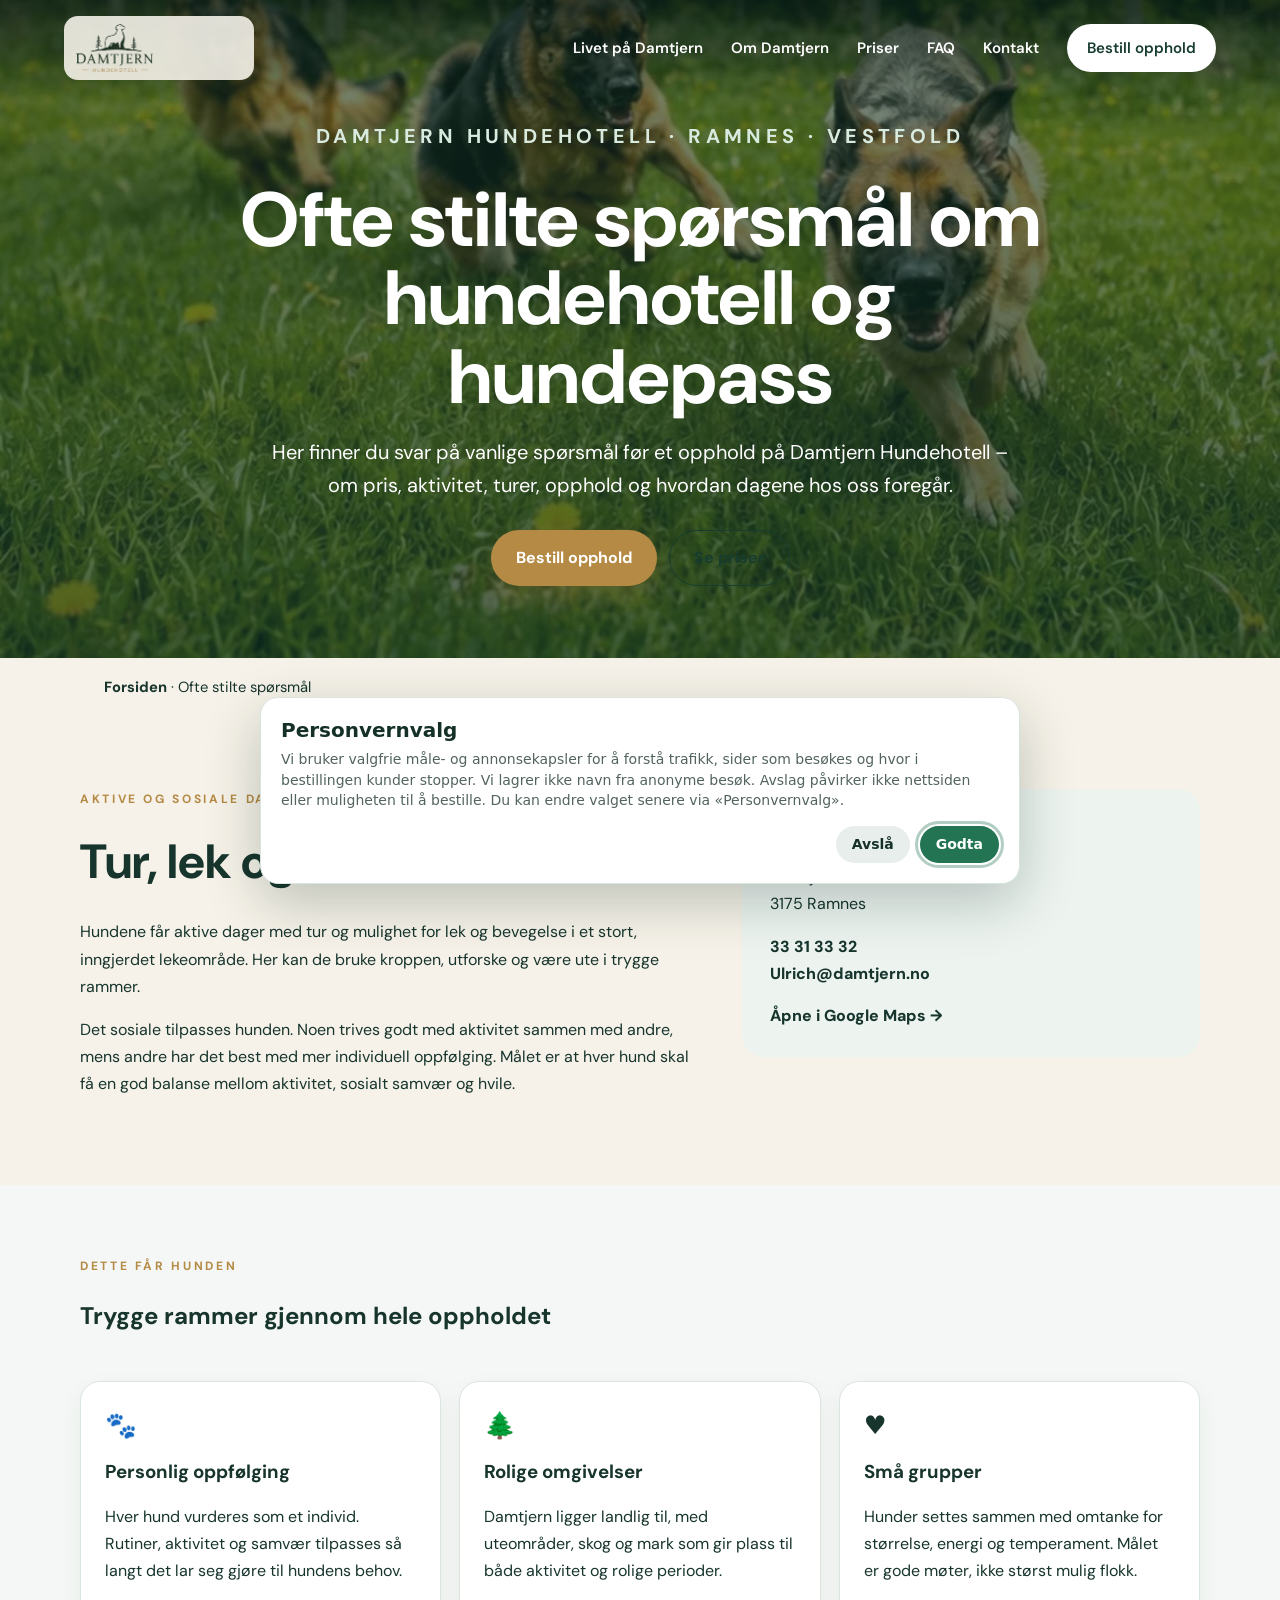
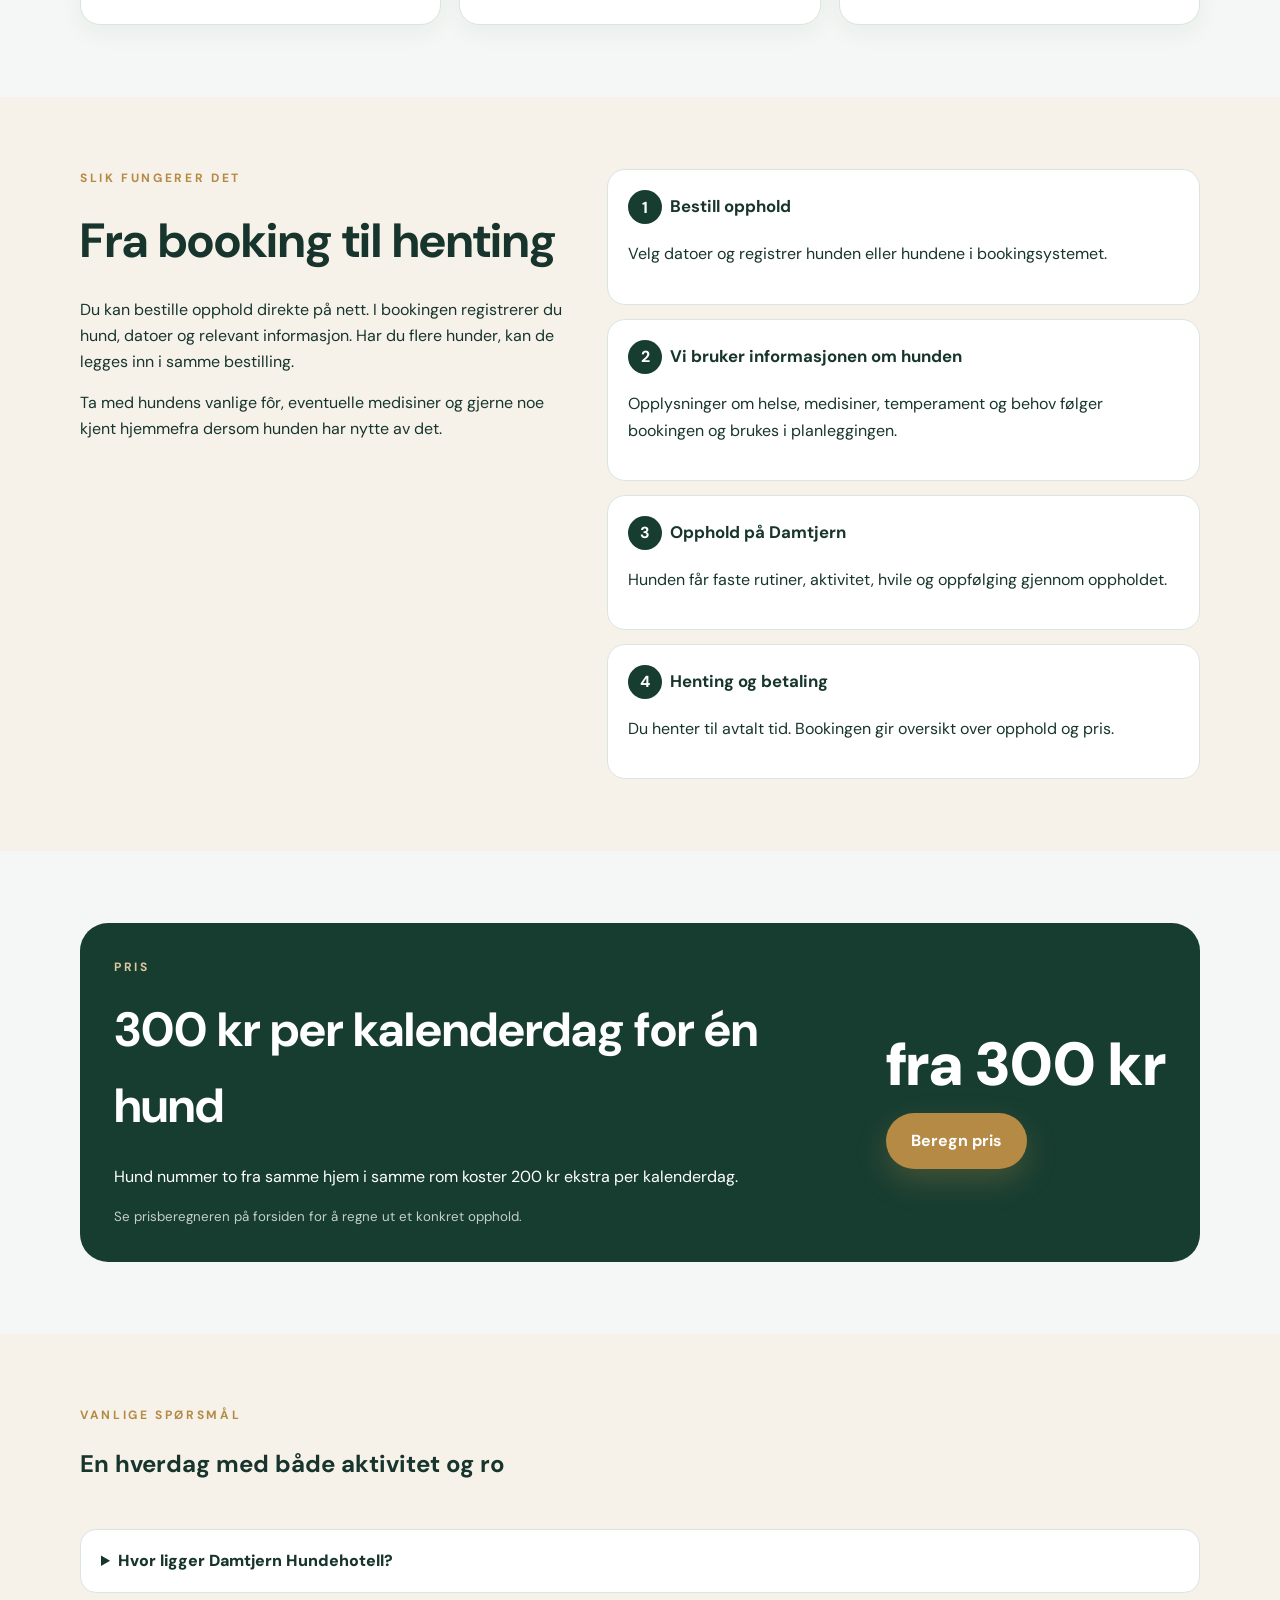
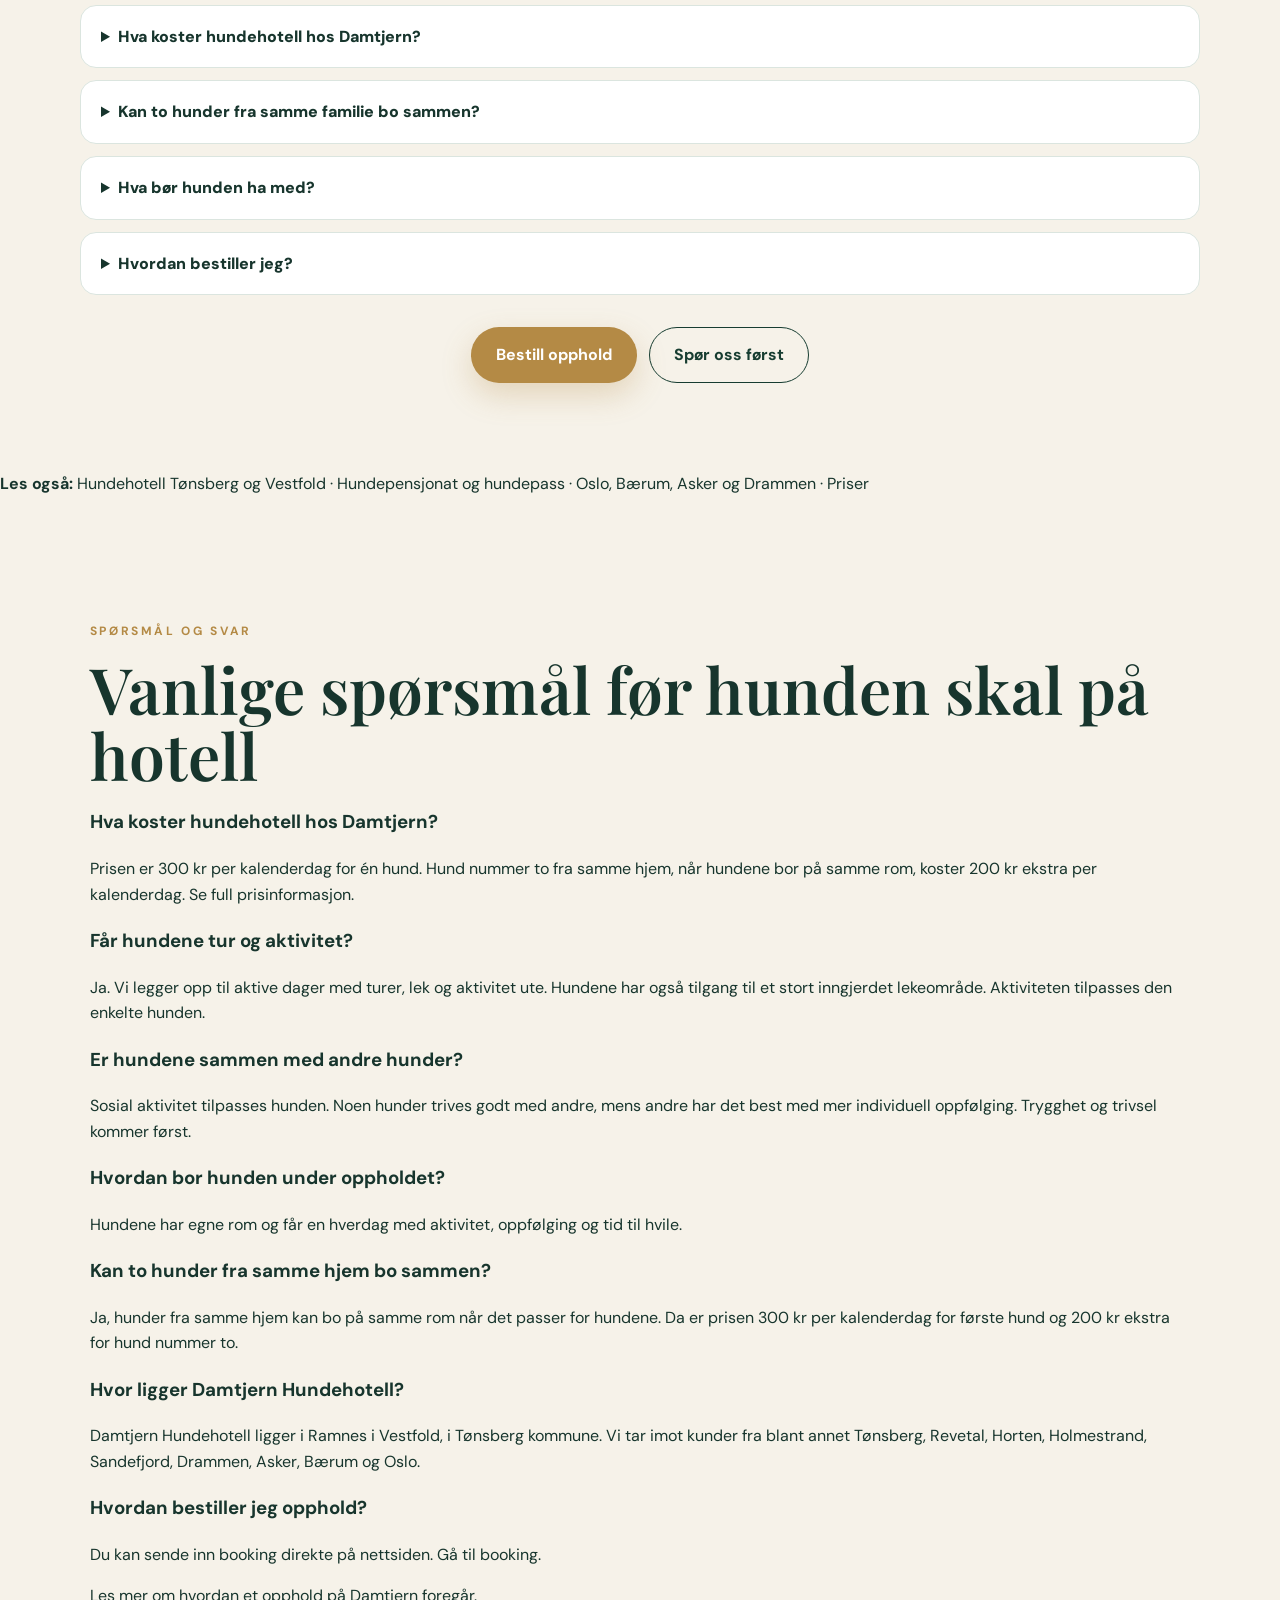
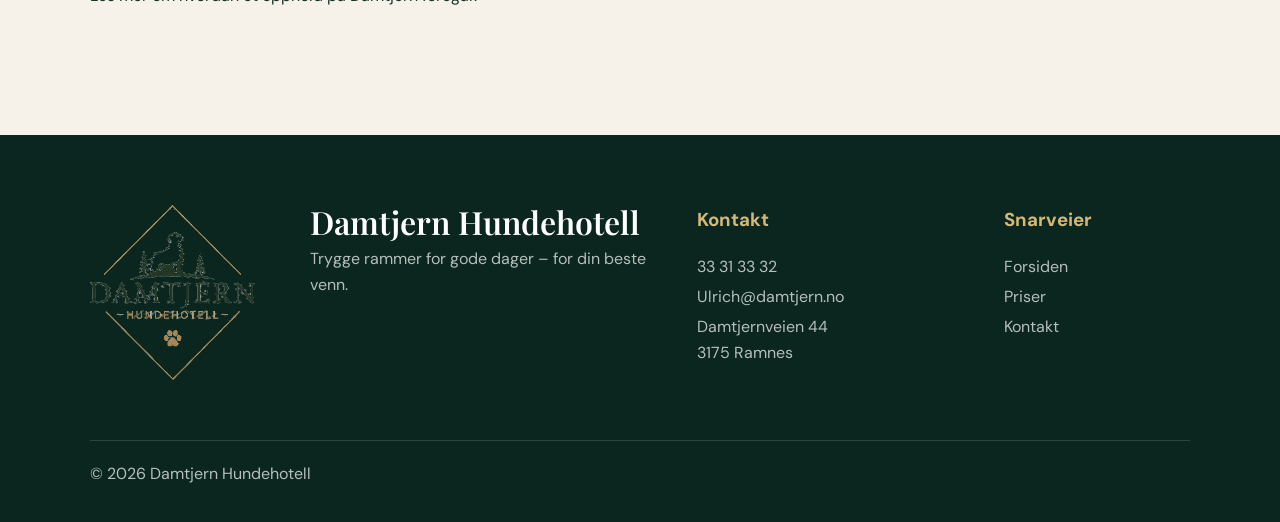
<file: faq/index.html>
<!doctype html>
<html lang="nb">
<head>
  <meta charset="utf-8">
  <meta name="viewport" content="width=device-width, initial-scale=1">
  <title>Ofte stilte spørsmål om hundehotell | Damtjern</title>
  <meta name="description" content="Svar på vanlige spørsmål om hundehotell og hundepass: pris, aktivitet, turer, opphold, to hunder sammen og hva du bør vite før hunden skal på hotell.">
  <meta name="theme-color" content="#173d31">
  <meta name="robots" content="index, follow, max-image-preview:large">
  <link rel="canonical" href="https://damtjern.no/faq/">
  <meta property="og:title" content="Ofte stilte spørsmål | Damtjern Hundehotell">
  <meta property="og:description" content="Trygg hundepass og overnatting i Ramnes, nær Tønsberg – med personlig oppfølging, små grupper og rolige omgivelser.">
  <meta property="og:type" content="website">
  <meta property="og:url" content="https://damtjern.no/faq/">
  <meta property="og:site_name" content="Damtjern Hundehotell">
  <meta property="og:locale" content="nb_NO">
  <meta property="og:image" content="https://damtjern.no/assets/hero-fallback.webp">
  <meta property="og:image:alt" content="Hunder i rolige omgivelser hos Damtjern Hundehotell">
  <meta name="twitter:card" content="summary_large_image">
  <link rel="icon" href="data:image/svg+xml,<svg xmlns=%22http://www.w3.org/2000/svg%22 viewBox=%220 0 100 100%22><text y=%22.9em%22 font-size=%2290%22>🐾</text></svg>">
  <link rel="preload" href="/assets/hero-fallback.webp" as="image">
  <link rel="stylesheet" href="/styles.css">
  <script src="/tracking.js"></script>
  <script type="application/ld+json">
  {
    "@context": "https://schema.org",
    "@graph": [
      {
        "@type": "LocalBusiness",
        "@id": "https://damtjern.no/#virksomhet",
        "name": "Damtjern Hundehotell",
        "url": "https://damtjern.no/",
        "image": "https://damtjern.no/assets/hero-fallback.webp",
        "logo": "https://damtjern.no/assets/logo-horizontal.png",
        "description": "Trygg og omsorgsfull hundepass og overnatting i rolige omgivelser i Ramnes, nær Tønsberg i Vestfold.",
        "telephone": "+47 33 31 33 32",
        "email": "Ulrich@damtjern.no",
        "priceRange": "300 NOK per kalenderdag",
        "address": {
          "@type": "PostalAddress",
          "streetAddress": "Damtjernveien 44",
          "postalCode": "3175",
          "addressLocality": "Ramnes",
          "addressRegion": "Vestfold",
          "addressCountry": "NO"
        },
        "areaServed": ["Ramnes", "Tønsberg", "Revetal", "Horten", "Holmestrand", "Sandefjord", "Vestfold"]
      },
      {
        "@type": "BreadcrumbList",
        "itemListElement": [
          {"@type":"ListItem","position":1,"name":"Damtjern Hundehotell","item":"https://damtjern.no/"},
          {"@type":"ListItem","position":2,"name":"Hundehotell Tønsberg og Vestfold","item":"https://damtjern.no/hundehotell-tonsberg-vestfold/"}
        ]
      }
    ]
  }
  </script>
  <script type="application/ld+json">{"@context":"https://schema.org","@type":"FAQPage","mainEntity":[{"@type":"Question","name":"Hvor ligger Damtjern Hundehotell?","acceptedAnswer":{"@type":"Answer","text":"Damtjern Hundehotell ligger i Damtjernveien 44, 3175 Ramnes, i Tønsberg kommune i Vestfold."}},{"@type":"Question","name":"Hva koster hundehotell hos Damtjern?","acceptedAnswer":{"@type":"Answer","text":"Én hund koster 300 kr per kalenderdag. Hund nummer to fra samme hjem i samme rom koster 200 kr ekstra per kalenderdag."}},{"@type":"Question","name":"Kan to hunder fra samme familie bo sammen?","acceptedAnswer":{"@type":"Answer","text":"Ja. To hunder fra samme hjem kan bo på samme rom."}},{"@type":"Question","name":"Hvordan bestiller jeg opphold?","acceptedAnswer":{"@type":"Answer","text":"Opphold bestilles på nett i Damtjern Hundehotells bookingsystem."}}]}</script>
  <style>
    .local-hero{position:relative;min-height:560px;display:grid;place-items:center;background:linear-gradient(rgba(16,48,38,.56),rgba(16,48,38,.72)),url('/assets/hero-fallback.webp') center/cover no-repeat;color:#fff;padding:120px 24px 72px;text-align:center}
    .local-hero-inner{width:min(860px,100%)}.local-hero h1{font-size:clamp(2.3rem,6vw,4.8rem);line-height:1.02;margin:12px 0 20px}.local-hero p{font-size:clamp(1rem,2vw,1.25rem);line-height:1.65;max-width:760px;margin:0 auto 28px}.local-hero .eyebrow{color:#d9eadf}.local-cta-row{display:flex;justify-content:center;gap:12px;flex-wrap:wrap}
    .local-section{padding:72px 24px}.local-wrap{width:min(1120px,100%);margin:0 auto}.local-intro{display:grid;grid-template-columns:1.15fr .85fr;gap:42px;align-items:start}.local-intro h2,.local-grid h2,.local-steps h2,.local-price h2{font-size:clamp(2rem,4vw,3rem);margin:0 0 18px}.local-intro p,.local-card p,.local-step p,.local-price p,.local-faq p{line-height:1.7}.local-note{background:#edf4f0;border-radius:22px;padding:28px}.local-note strong{display:block;font-size:1.15rem;margin-bottom:8px}.local-note a{font-weight:800}
    .local-grid{display:grid;grid-template-columns:repeat(3,1fr);gap:18px}.local-card{background:#fff;border:1px solid #dbe5df;border-radius:20px;padding:24px;box-shadow:0 8px 24px rgba(20,50,39,.05)}.local-card h3{margin:10px 0 8px}.local-card span{font-size:1.6rem}.local-soft{background:#f4f7f5}.local-steps{display:grid;grid-template-columns:.9fr 1.1fr;gap:42px;align-items:start}.local-step-list{display:grid;gap:14px}.local-step{background:#fff;border:1px solid #dbe5df;border-radius:18px;padding:20px}.local-step b{display:inline-grid;place-items:center;width:34px;height:34px;border-radius:999px;background:#173d31;color:#fff;margin-right:8px}.local-step strong{font-size:1.05rem}
    .local-price{background:#173d31;color:#fff;border-radius:28px;padding:34px;display:grid;grid-template-columns:1fr auto;gap:28px;align-items:center}.local-price .price-main{font-size:clamp(2.2rem,5vw,3.8rem);font-weight:900;white-space:nowrap}.local-price small{display:block;opacity:.75;margin-top:6px}.local-price a{justify-self:end}.local-faq{display:grid;gap:12px}.local-faq details{background:#fff;border:1px solid #dbe5df;border-radius:16px;padding:18px 20px}.local-faq summary{font-weight:850;cursor:pointer}.local-faq p{margin:12px 0 0}.breadcrumb{width:min(1120px,100%);margin:0 auto;padding:18px 24px;font-size:.92rem}.breadcrumb a{font-weight:750}
    @media(max-width:800px){.local-hero{min-height:500px;padding-top:100px}.local-intro,.local-steps,.local-price{grid-template-columns:1fr}.local-grid{grid-template-columns:1fr}.local-price a{justify-self:start}.local-section{padding:52px 20px}}
  </style>
</head>
<body>
  <a class="skip-link" href="#innhold">Hopp til innhold</a>
  <header class="site-header" id="toppen">
    <a href="/" class="brand" aria-label="Damtjern Hundehotell – forsiden"><img src="/assets/logo-horizontal.png" alt="Damtjern Hundehotell"></a>
    <button class="menu-toggle" aria-expanded="false" aria-controls="main-nav" aria-label="Åpne meny"><span></span><span></span><span></span></button>
    <nav id="main-nav" class="main-nav" aria-label="Hovedmeny">
      <a href="/#livet">Livet på Damtjern</a><a href="/#om">Om Damtjern</a><a href="/#priser">Priser</a><a href="/#faq">FAQ</a><a href="/#kontakt">Kontakt</a>
      <a class="nav-cta" href="https://damtjern-os.onrender.com/bestill" target="_blank" rel="noopener noreferrer">Bestill opphold</a>
    </nav>
  </header>
  <main id="innhold">
    <section class="local-hero"><div class="local-hero-inner">
      <p class="eyebrow">Damtjern Hundehotell · Ramnes · Vestfold</p>
      <h1>Ofte stilte spørsmål om hundehotell og hundepass</h1>
      <p>Her finner du svar på vanlige spørsmål før et opphold på Damtjern Hundehotell – om pris, aktivitet, turer, opphold og hvordan dagene hos oss foregår.</p>
      <div class="local-cta-row"><a class="button button-primary" href="https://damtjern-os.onrender.com/bestill" target="_blank" rel="noopener noreferrer">Bestill opphold</a><a class="button button-outline" href="/#priser">Se priser</a></div>
    </div></section>
    <div class="breadcrumb"><a href="/">Forsiden</a> · Ofte stilte spørsmål</div>
    <section class="local-section"><div class="local-wrap local-intro"><div>
      <p class="eyebrow">Aktive og sosiale dager</p><h2>Tur, lek og aktivitet ute</h2>
      <p>Hundene får aktive dager med tur og mulighet for lek og bevegelse i et stort, inngjerdet lekeområde. Her kan de bruke kroppen, utforske og være ute i trygge rammer.</p>
      <p>Det sosiale tilpasses hunden. Noen trives godt med aktivitet sammen med andre, mens andre har det best med mer individuell oppfølging. Målet er at hver hund skal få en god balanse mellom aktivitet, sosialt samvær og hvile.</p>
    </div><aside class="local-note">
      <strong>Damtjern Hundehotell</strong><p>Damtjernveien 44<br>3175 Ramnes</p><p><a href="tel:+4733313332">33 31 33 32</a><br><a href="mailto:Ulrich@damtjern.no">Ulrich@damtjern.no</a></p><a href="https://www.google.com/maps/search/?api=1&query=Damtjernveien+44,+3175+Ramnes" target="_blank" rel="noopener">Åpne i Google Maps →</a>
    </aside></div></section>
    <section class="local-section local-soft"><div class="local-wrap"><div class="section-heading"><p class="eyebrow">Dette får hunden</p><h2>Trygge rammer gjennom hele oppholdet</h2></div><div class="local-grid">
      <article class="local-card"><span>🐾</span><h3>Personlig oppfølging</h3><p>Hver hund vurderes som et individ. Rutiner, aktivitet og samvær tilpasses så langt det lar seg gjøre til hundens behov.</p></article>
      <article class="local-card"><span>🌲</span><h3>Rolige omgivelser</h3><p>Damtjern ligger landlig til, med uteområder, skog og mark som gir plass til både aktivitet og rolige perioder.</p></article>
      <article class="local-card"><span>♥</span><h3>Små grupper</h3><p>Hunder settes sammen med omtanke for størrelse, energi og temperament. Målet er gode møter, ikke størst mulig flokk.</p></article>
    </div></div></section>
    <section class="local-section"><div class="local-wrap local-steps"><div><p class="eyebrow">Slik fungerer det</p><h2>Fra booking til henting</h2><p>Du kan bestille opphold direkte på nett. I bookingen registrerer du hund, datoer og relevant informasjon. Har du flere hunder, kan de legges inn i samme bestilling.</p><p>Ta med hundens vanlige fôr, eventuelle medisiner og gjerne noe kjent hjemmefra dersom hunden har nytte av det.</p></div><div class="local-step-list">
      <div class="local-step"><b>1</b><strong>Bestill opphold</strong><p>Velg datoer og registrer hunden eller hundene i bookingsystemet.</p></div>
      <div class="local-step"><b>2</b><strong>Vi bruker informasjonen om hunden</strong><p>Opplysninger om helse, medisiner, temperament og behov følger bookingen og brukes i planleggingen.</p></div>
      <div class="local-step"><b>3</b><strong>Opphold på Damtjern</strong><p>Hunden får faste rutiner, aktivitet, hvile og oppfølging gjennom oppholdet.</p></div>
      <div class="local-step"><b>4</b><strong>Henting og betaling</strong><p>Du henter til avtalt tid. Bookingen gir oversikt over opphold og pris.</p></div>
    </div></div></section>
    <section class="local-section local-soft"><div class="local-wrap"><div class="local-price"><div><p class="eyebrow light">Pris</p><h2>300 kr per kalenderdag for én hund</h2><p>Hund nummer to fra samme hjem i samme rom koster 200 kr ekstra per kalenderdag.</p><small>Se prisberegneren på forsiden for å regne ut et konkret opphold.</small></div><div><div class="price-main">fra 300 kr</div><a class="button button-primary" href="/#priser">Beregn pris</a></div></div></div></section>
    <section class="local-section"><div class="local-wrap"><div class="section-heading"><p class="eyebrow">Vanlige spørsmål</p><h2>En hverdag med både aktivitet og ro</h2></div><div class="local-faq">
      <details><summary>Hvor ligger Damtjern Hundehotell?</summary><p>Hundehotellet ligger i Damtjernveien 44, 3175 Ramnes, i Tønsberg kommune i Vestfold.</p></details>
      <details><summary>Hva koster hundehotell hos Damtjern?</summary><p>Én hund koster 300 kr per kalenderdag. Hund nummer to fra samme hjem i samme rom koster 200 kr ekstra per kalenderdag.</p></details>
      <details><summary>Kan to hunder fra samme familie bo sammen?</summary><p>Ja. To hunder fra samme hjem kan bo på samme rom. Hund nummer to koster 200 kr ekstra per kalenderdag.</p></details>
      <details><summary>Hva bør hunden ha med?</summary><p>Ta med hundens vanlige fôr, eventuelle medisiner og gjerne et teppe eller noe annet kjent dersom det gjør oppholdet tryggere.</p></details>
      <details><summary>Hvordan bestiller jeg?</summary><p>Trykk på «Bestill opphold» og velg datoer. Bookingsystemet lar deg registrere både nye og eksisterende hunder og flere hunder i samme bestilling.</p></details>
    </div><div class="local-cta-row" style="margin-top:32px"><a class="button button-primary" href="https://damtjern-os.onrender.com/bestill" target="_blank" rel="noopener noreferrer">Bestill opphold</a><a class="button button-outline" href="/#kontakt">Spør oss først</a></div></div></section>
  <p class="seo-links"><strong>Les også:</strong> <a href="/hundehotell-tonsberg-vestfold/">Hundehotell Tønsberg og Vestfold</a> · <a href="/hundepensjonat-hundepass-vestfold/">Hundepensjonat og hundepass</a> · <a href="/hundehotell-oslo-asker-drammen/">Oslo, Bærum, Asker og Drammen</a> · <a href="/priser/">Priser</a></p>
<section class="section"><div class="container">
<p class="eyebrow">Spørsmål og svar</p>
<h2>Vanlige spørsmål før hunden skal på hotell</h2>
<h3>Hva koster hundehotell hos Damtjern?</h3><p>Prisen er 300 kr per kalenderdag for én hund. Hund nummer to fra samme hjem, når hundene bor på samme rom, koster 200 kr ekstra per kalenderdag. <a href="/priser/">Se full prisinformasjon</a>.</p>
<h3>Får hundene tur og aktivitet?</h3><p>Ja. Vi legger opp til aktive dager med turer, lek og aktivitet ute. Hundene har også tilgang til et stort inngjerdet lekeområde. Aktiviteten tilpasses den enkelte hunden.</p>
<h3>Er hundene sammen med andre hunder?</h3><p>Sosial aktivitet tilpasses hunden. Noen hunder trives godt med andre, mens andre har det best med mer individuell oppfølging. Trygghet og trivsel kommer først.</p>
<h3>Hvordan bor hunden under oppholdet?</h3><p>Hundene har egne rom og får en hverdag med aktivitet, oppfølging og tid til hvile.</p>
<h3>Kan to hunder fra samme hjem bo sammen?</h3><p>Ja, hunder fra samme hjem kan bo på samme rom når det passer for hundene. Da er prisen 300 kr per kalenderdag for første hund og 200 kr ekstra for hund nummer to.</p>
<h3>Hvor ligger Damtjern Hundehotell?</h3><p>Damtjern Hundehotell ligger i Ramnes i Vestfold, i Tønsberg kommune. Vi tar imot kunder fra blant annet Tønsberg, Revetal, Horten, Holmestrand, Sandefjord, Drammen, Asker, Bærum og Oslo.</p>
<h3>Hvordan bestiller jeg opphold?</h3><p>Du kan sende inn booking direkte på nettsiden. <a href="/#booking">Gå til booking</a>.</p>
<p><a href="/slik-foregar-oppholdet/">Les mer om hvordan et opphold på Damtjern foregår</a>.</p>
</div></section>
</main>
  <footer class="footer"><img src="/assets/logo-main.png" alt="Damtjern Hundehotell"><div><h2>Damtjern Hundehotell</h2><p>Trygge rammer for gode dager – for din beste venn.</p></div><div><h3>Kontakt</h3><a href="tel:+4733313332">33 31 33 32</a><a href="mailto:Ulrich@damtjern.no">Ulrich@damtjern.no</a><p>Damtjernveien 44<br>3175 Ramnes</p></div><div><h3>Snarveier</h3><a href="/">Forsiden</a><a href="/priser/">Priser</a><a href="/#kontakt">Kontakt</a></div><p class="copyright">© <span id="year"></span> Damtjern Hundehotell</p></footer>
  <script src="/script.js" defer></script>
</body>
</html>
</file>
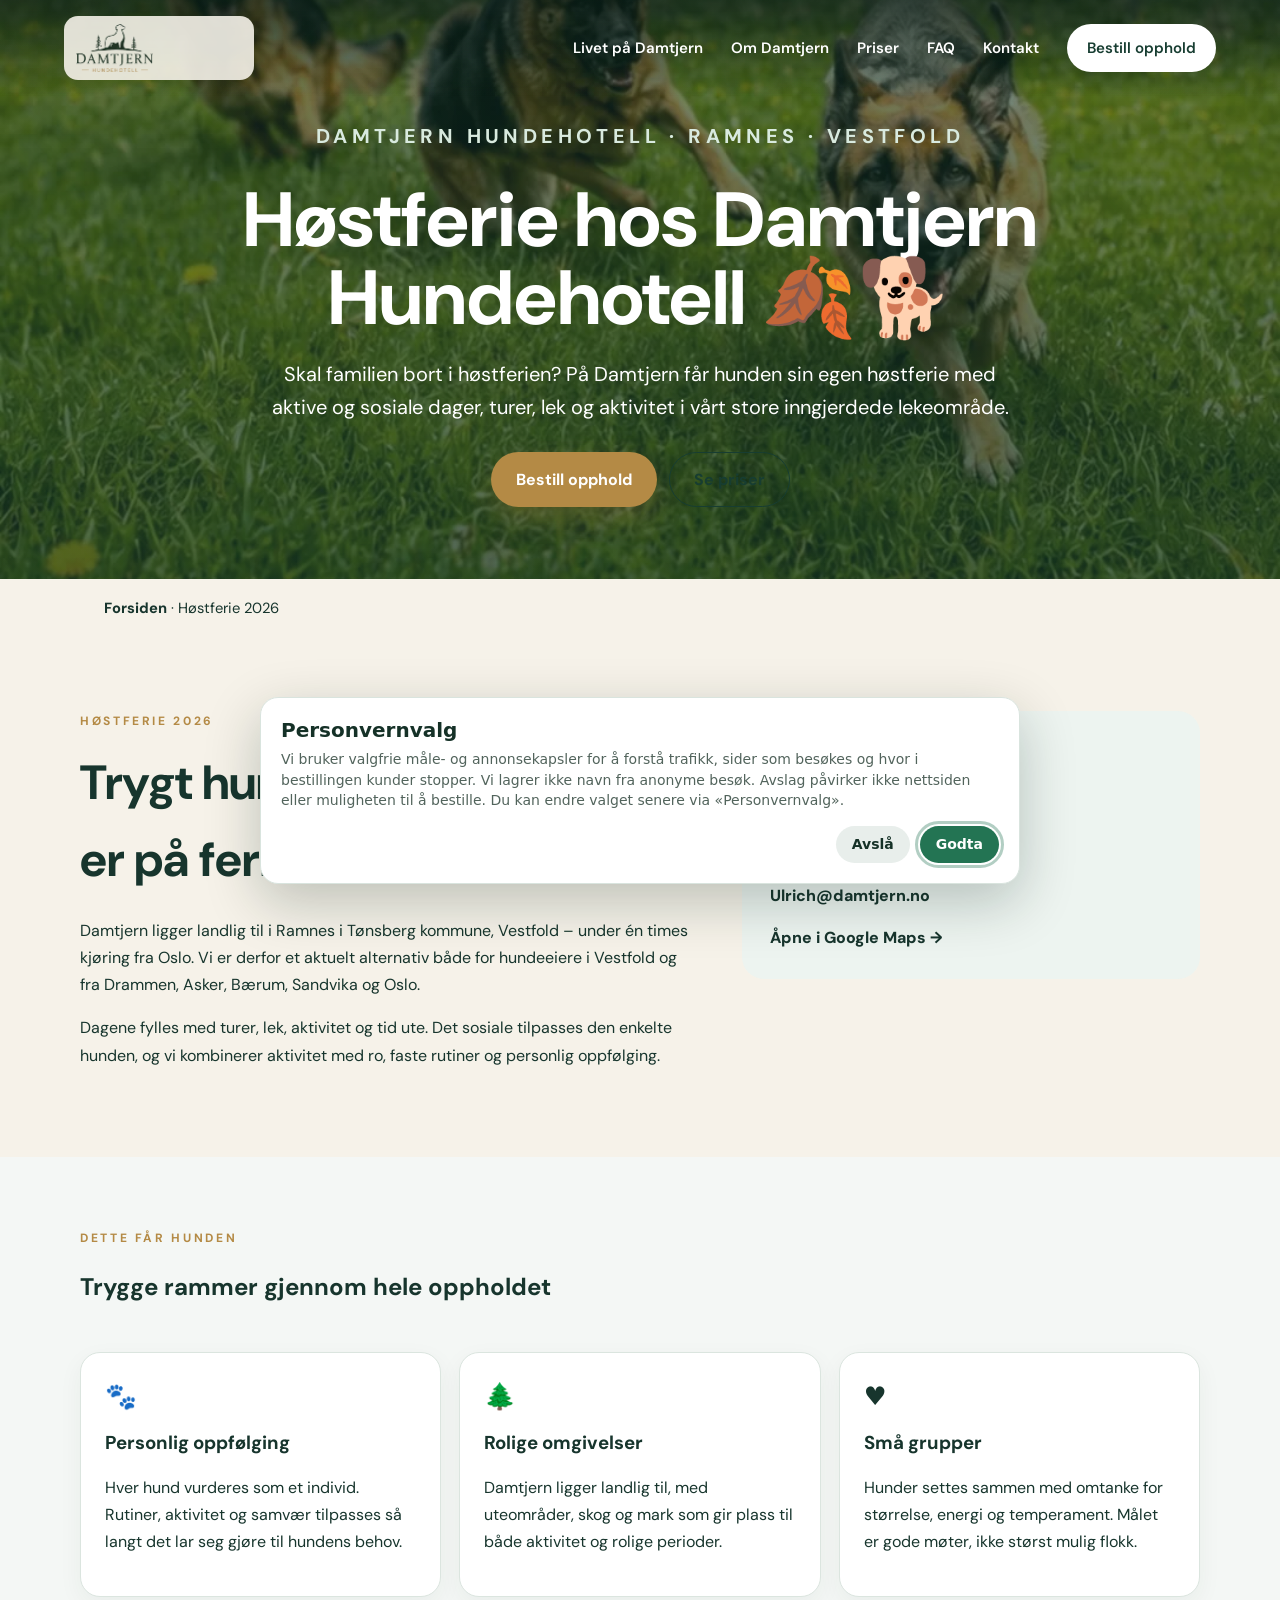
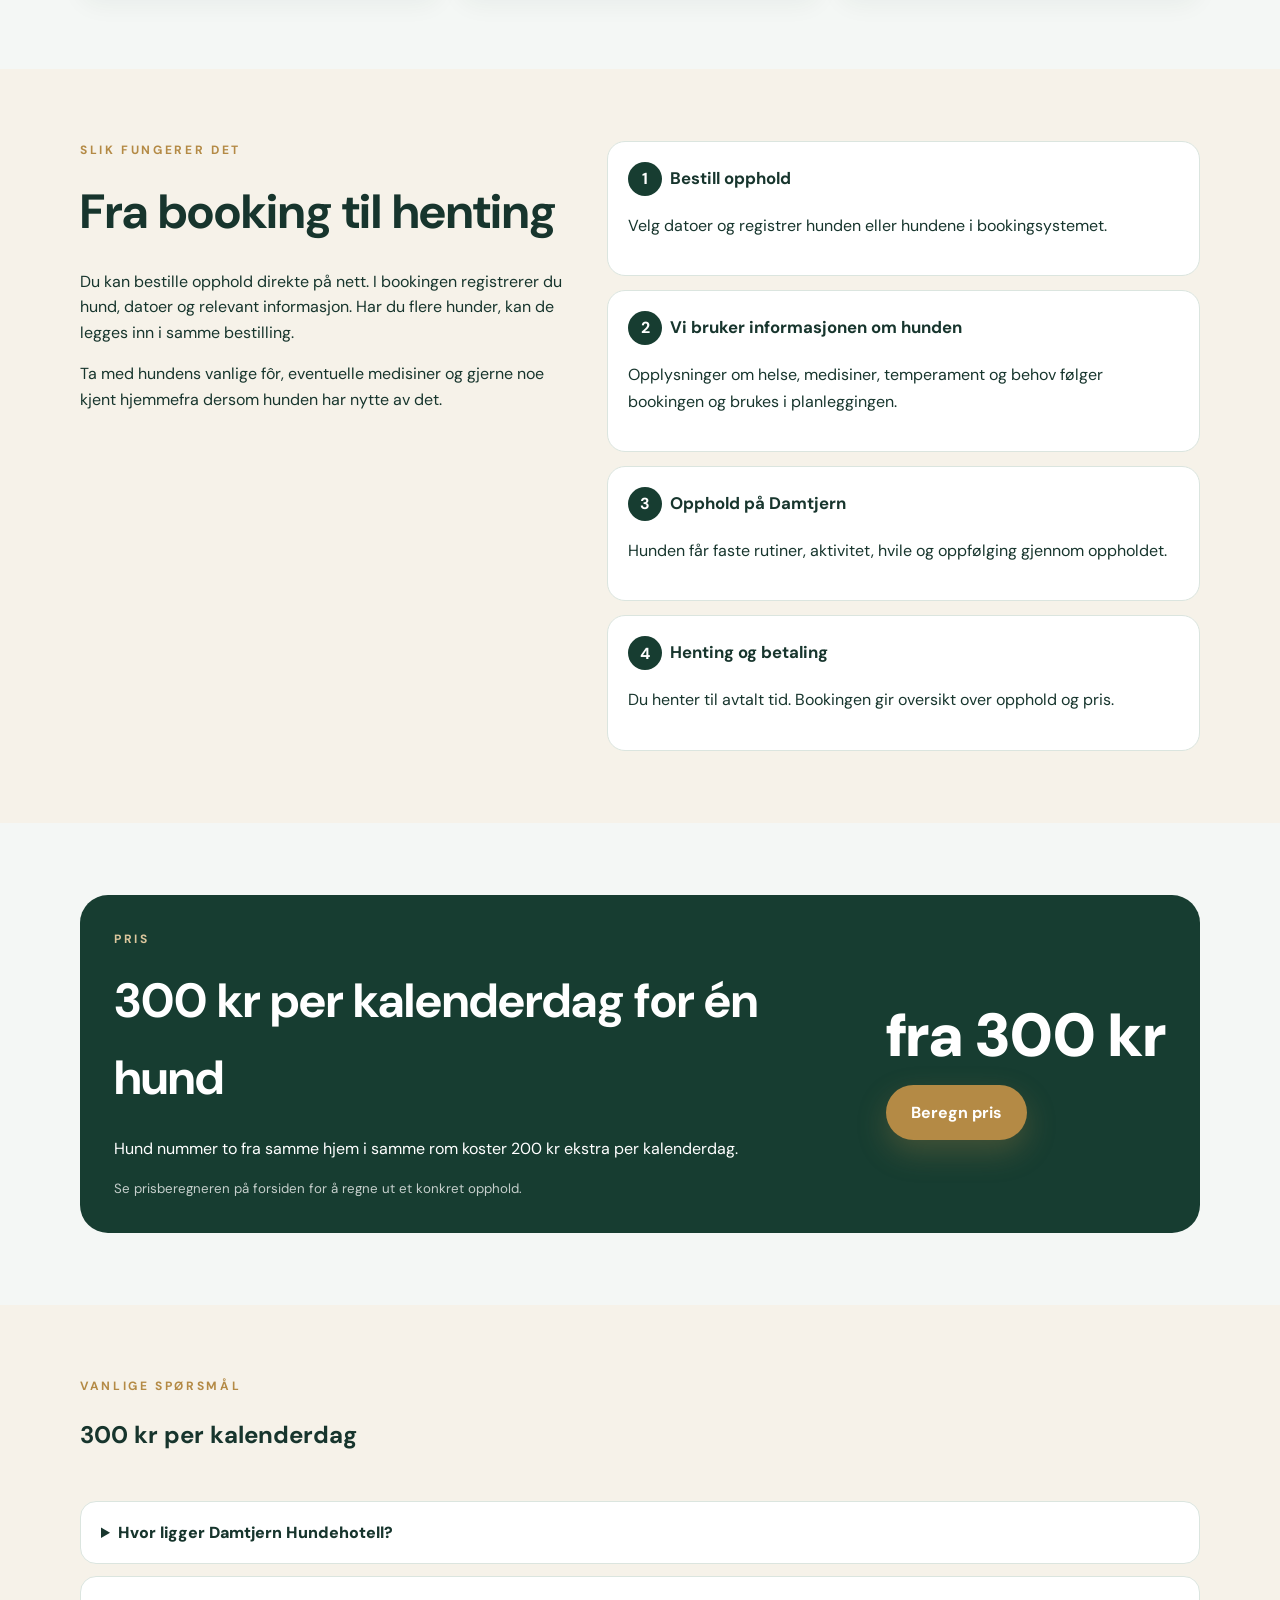
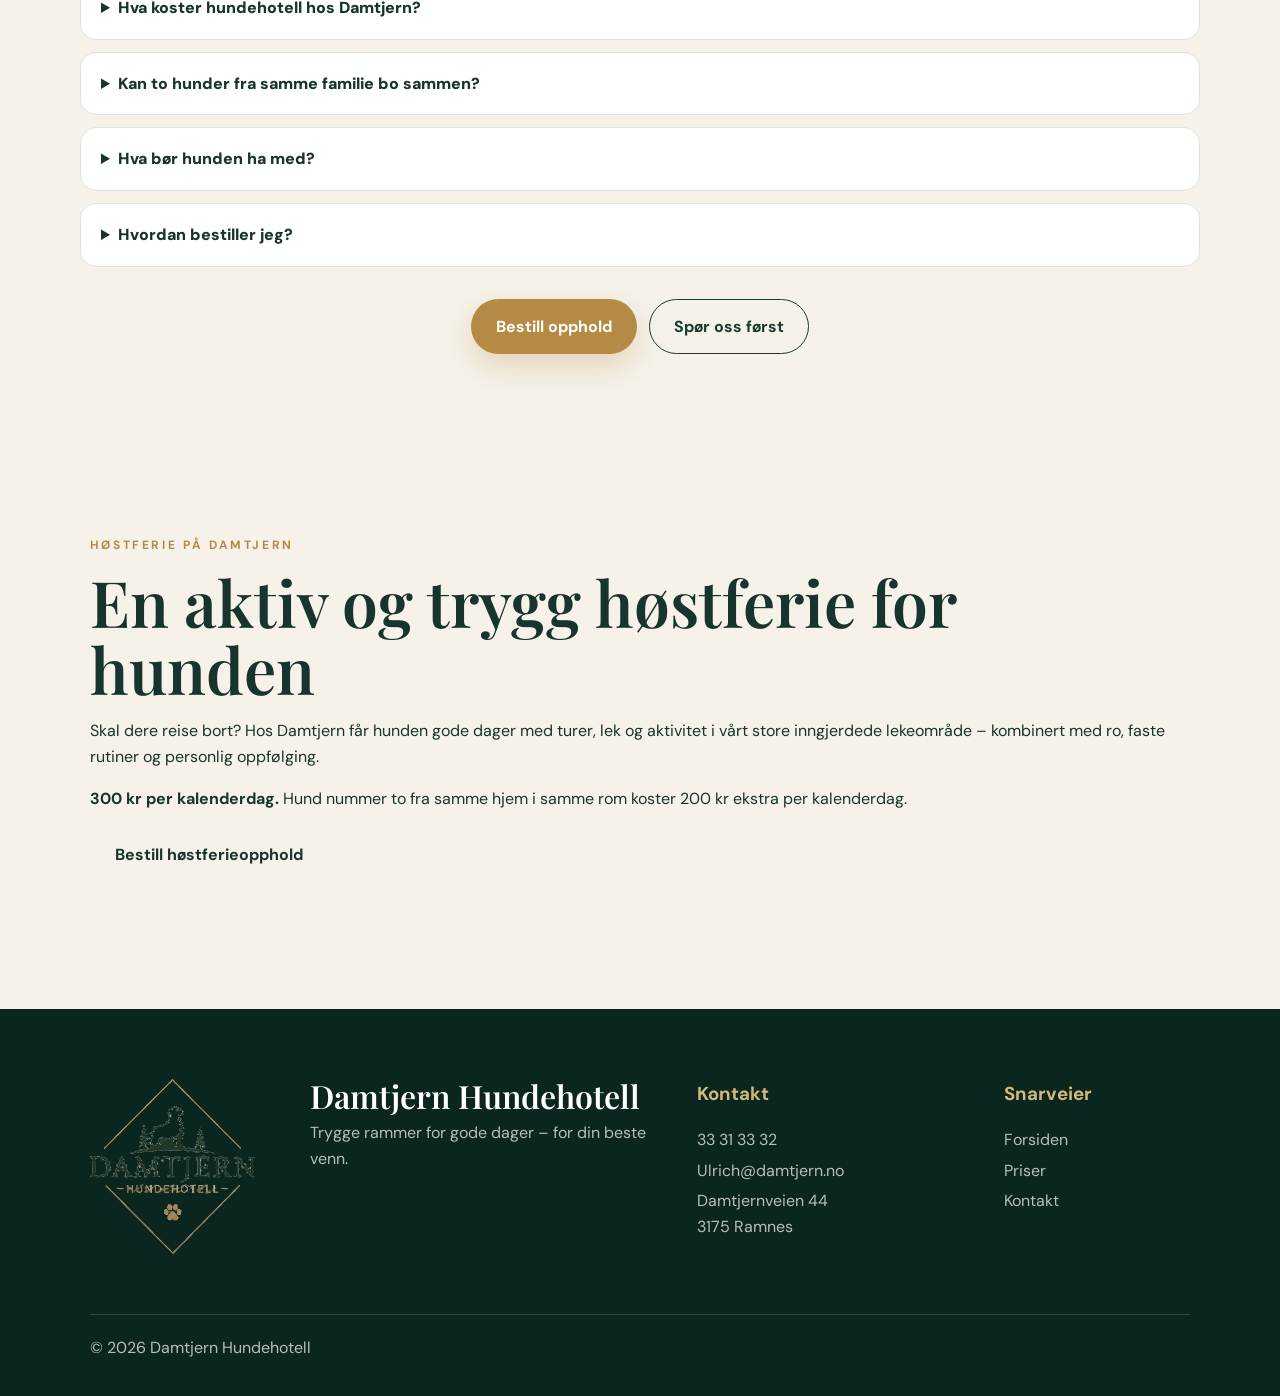
<file: hostferie/index.html>
<!doctype html>
<html lang="nb">
<head>
  <meta charset="utf-8">
  <meta name="viewport" content="width=device-width, initial-scale=1">
  <title>Hundehotell i høstferien 2026 | Damtjern Hundehotell</title>
  <meta name="description" content="Skal du bort i høstferien? Bestill hundehotell hos Damtjern i Ramnes. Aktive og sosiale dager med turer og stort inngjerdet lekeområde. 300 kr per kalenderdag.">
  <meta name="theme-color" content="#173d31">
  <meta name="robots" content="index, follow, max-image-preview:large">
  <link rel="canonical" href="https://damtjern.no/hostferie/">
  <meta property="og:title" content="Høstferie hos Damtjern Hundehotell 🍂🐕">
  <meta property="og:description" content="Trygg hundepass og overnatting i Ramnes, nær Tønsberg – med personlig oppfølging, små grupper og rolige omgivelser.">
  <meta property="og:type" content="website">
  <meta property="og:url" content="https://damtjern.no/hostferie/">
  <meta property="og:site_name" content="Damtjern Hundehotell">
  <meta property="og:locale" content="nb_NO">
  <meta property="og:image" content="https://damtjern.no/assets/hero-fallback.webp">
  <meta property="og:image:alt" content="Hunder i rolige omgivelser hos Damtjern Hundehotell">
  <meta name="twitter:card" content="summary_large_image">
  <link rel="icon" href="data:image/svg+xml,<svg xmlns=%22http://www.w3.org/2000/svg%22 viewBox=%220 0 100 100%22><text y=%22.9em%22 font-size=%2290%22>🐾</text></svg>">
  <link rel="preload" href="/assets/hero-fallback.webp" as="image">
  <link rel="stylesheet" href="/styles.css">
  <script src="/tracking.js"></script>
  <script type="application/ld+json">
  {
    "@context": "https://schema.org",
    "@graph": [
      {
        "@type": "LocalBusiness",
        "@id": "https://damtjern.no/#virksomhet",
        "name": "Damtjern Hundehotell",
        "url": "https://damtjern.no/",
        "image": "https://damtjern.no/assets/hero-fallback.webp",
        "logo": "https://damtjern.no/assets/logo-horizontal.png",
        "description": "Trygg og omsorgsfull hundepass og overnatting i rolige omgivelser i Ramnes, nær Tønsberg i Vestfold.",
        "telephone": "+47 33 31 33 32",
        "email": "Ulrich@damtjern.no",
        "priceRange": "300 NOK per kalenderdag",
        "address": {
          "@type": "PostalAddress",
          "streetAddress": "Damtjernveien 44",
          "postalCode": "3175",
          "addressLocality": "Ramnes",
          "addressRegion": "Vestfold",
          "addressCountry": "NO"
        },
        "areaServed": ["Ramnes", "Tønsberg", "Revetal", "Horten", "Holmestrand", "Sandefjord", "Vestfold"]
      },
      {
        "@type": "BreadcrumbList",
        "itemListElement": [
          {"@type":"ListItem","position":1,"name":"Damtjern Hundehotell","item":"https://damtjern.no/"},
          {"@type":"ListItem","position":2,"name":"Hundehotell Tønsberg og Vestfold","item":"https://damtjern.no/hundehotell-tonsberg-vestfold/"}
        ]
      }
    ]
  }
  </script>
  <script type="application/ld+json">{"@context":"https://schema.org","@type":"FAQPage","mainEntity":[{"@type":"Question","name":"Hvor ligger Damtjern Hundehotell?","acceptedAnswer":{"@type":"Answer","text":"Damtjern Hundehotell ligger i Damtjernveien 44, 3175 Ramnes, i Tønsberg kommune i Vestfold."}},{"@type":"Question","name":"Hva koster hundehotell hos Damtjern?","acceptedAnswer":{"@type":"Answer","text":"Én hund koster 300 kr per kalenderdag. Hund nummer to fra samme hjem i samme rom koster 200 kr ekstra per kalenderdag."}},{"@type":"Question","name":"Kan to hunder fra samme familie bo sammen?","acceptedAnswer":{"@type":"Answer","text":"Ja. To hunder fra samme hjem kan bo på samme rom."}},{"@type":"Question","name":"Hvordan bestiller jeg opphold?","acceptedAnswer":{"@type":"Answer","text":"Opphold bestilles på nett i Damtjern Hundehotells bookingsystem."}}]}</script>
  <style>
    .local-hero{position:relative;min-height:560px;display:grid;place-items:center;background:linear-gradient(rgba(16,48,38,.56),rgba(16,48,38,.72)),url('/assets/hero-fallback.webp') center/cover no-repeat;color:#fff;padding:120px 24px 72px;text-align:center}
    .local-hero-inner{width:min(860px,100%)}.local-hero h1{font-size:clamp(2.3rem,6vw,4.8rem);line-height:1.02;margin:12px 0 20px}.local-hero p{font-size:clamp(1rem,2vw,1.25rem);line-height:1.65;max-width:760px;margin:0 auto 28px}.local-hero .eyebrow{color:#d9eadf}.local-cta-row{display:flex;justify-content:center;gap:12px;flex-wrap:wrap}
    .local-section{padding:72px 24px}.local-wrap{width:min(1120px,100%);margin:0 auto}.local-intro{display:grid;grid-template-columns:1.15fr .85fr;gap:42px;align-items:start}.local-intro h2,.local-grid h2,.local-steps h2,.local-price h2{font-size:clamp(2rem,4vw,3rem);margin:0 0 18px}.local-intro p,.local-card p,.local-step p,.local-price p,.local-faq p{line-height:1.7}.local-note{background:#edf4f0;border-radius:22px;padding:28px}.local-note strong{display:block;font-size:1.15rem;margin-bottom:8px}.local-note a{font-weight:800}
    .local-grid{display:grid;grid-template-columns:repeat(3,1fr);gap:18px}.local-card{background:#fff;border:1px solid #dbe5df;border-radius:20px;padding:24px;box-shadow:0 8px 24px rgba(20,50,39,.05)}.local-card h3{margin:10px 0 8px}.local-card span{font-size:1.6rem}.local-soft{background:#f4f7f5}.local-steps{display:grid;grid-template-columns:.9fr 1.1fr;gap:42px;align-items:start}.local-step-list{display:grid;gap:14px}.local-step{background:#fff;border:1px solid #dbe5df;border-radius:18px;padding:20px}.local-step b{display:inline-grid;place-items:center;width:34px;height:34px;border-radius:999px;background:#173d31;color:#fff;margin-right:8px}.local-step strong{font-size:1.05rem}
    .local-price{background:#173d31;color:#fff;border-radius:28px;padding:34px;display:grid;grid-template-columns:1fr auto;gap:28px;align-items:center}.local-price .price-main{font-size:clamp(2.2rem,5vw,3.8rem);font-weight:900;white-space:nowrap}.local-price small{display:block;opacity:.75;margin-top:6px}.local-price a{justify-self:end}.local-faq{display:grid;gap:12px}.local-faq details{background:#fff;border:1px solid #dbe5df;border-radius:16px;padding:18px 20px}.local-faq summary{font-weight:850;cursor:pointer}.local-faq p{margin:12px 0 0}.breadcrumb{width:min(1120px,100%);margin:0 auto;padding:18px 24px;font-size:.92rem}.breadcrumb a{font-weight:750}
    @media(max-width:800px){.local-hero{min-height:500px;padding-top:100px}.local-intro,.local-steps,.local-price{grid-template-columns:1fr}.local-grid{grid-template-columns:1fr}.local-price a{justify-self:start}.local-section{padding:52px 20px}}
  </style>
</head>
<body>
  <a class="skip-link" href="#innhold">Hopp til innhold</a>
  <header class="site-header" id="toppen">
    <a href="/" class="brand" aria-label="Damtjern Hundehotell – forsiden"><img src="/assets/logo-horizontal.png" alt="Damtjern Hundehotell"></a>
    <button class="menu-toggle" aria-expanded="false" aria-controls="main-nav" aria-label="Åpne meny"><span></span><span></span><span></span></button>
    <nav id="main-nav" class="main-nav" aria-label="Hovedmeny">
      <a href="/#livet">Livet på Damtjern</a><a href="/#om">Om Damtjern</a><a href="/#priser">Priser</a><a href="/#faq">FAQ</a><a href="/#kontakt">Kontakt</a>
      <a class="nav-cta" href="https://damtjern-os.onrender.com/bestill" target="_blank" rel="noopener noreferrer">Bestill opphold</a>
    </nav>
  </header>
  <main id="innhold">
    <section class="local-hero"><div class="local-hero-inner">
      <p class="eyebrow">Damtjern Hundehotell · Ramnes · Vestfold</p>
      <h1>Høstferie hos Damtjern Hundehotell 🍂🐕</h1>
      <p>Skal familien bort i høstferien? På Damtjern får hunden sin egen høstferie med aktive og sosiale dager, turer, lek og aktivitet i vårt store inngjerdede lekeområde.</p>
      <div class="local-cta-row"><a class="button button-primary" href="https://damtjern-os.onrender.com/bestill" target="_blank" rel="noopener noreferrer">Bestill opphold</a><a class="button button-outline" href="/#priser">Se priser</a></div>
    </div></section>
    <div class="breadcrumb"><a href="/">Forsiden</a> · Høstferie 2026</div>
    <section class="local-section"><div class="local-wrap local-intro"><div>
      <p class="eyebrow">Høstferie 2026</p><h2>Trygt hundepass mens dere er på ferie</h2>
      <p>Damtjern ligger landlig til i Ramnes i Tønsberg kommune, Vestfold – under én times kjøring fra Oslo. Vi er derfor et aktuelt alternativ både for hundeeiere i Vestfold og fra Drammen, Asker, Bærum, Sandvika og Oslo.</p>
      <p>Dagene fylles med turer, lek, aktivitet og tid ute. Det sosiale tilpasses den enkelte hunden, og vi kombinerer aktivitet med ro, faste rutiner og personlig oppfølging.</p>
    </div><aside class="local-note">
      <strong>Damtjern Hundehotell</strong><p>Damtjernveien 44<br>3175 Ramnes</p><p><a href="tel:+4733313332">33 31 33 32</a><br><a href="mailto:Ulrich@damtjern.no">Ulrich@damtjern.no</a></p><a href="https://www.google.com/maps/search/?api=1&query=Damtjernveien+44,+3175+Ramnes" target="_blank" rel="noopener">Åpne i Google Maps →</a>
    </aside></div></section>
    <section class="local-section local-soft"><div class="local-wrap"><div class="section-heading"><p class="eyebrow">Dette får hunden</p><h2>Trygge rammer gjennom hele oppholdet</h2></div><div class="local-grid">
      <article class="local-card"><span>🐾</span><h3>Personlig oppfølging</h3><p>Hver hund vurderes som et individ. Rutiner, aktivitet og samvær tilpasses så langt det lar seg gjøre til hundens behov.</p></article>
      <article class="local-card"><span>🌲</span><h3>Rolige omgivelser</h3><p>Damtjern ligger landlig til, med uteområder, skog og mark som gir plass til både aktivitet og rolige perioder.</p></article>
      <article class="local-card"><span>♥</span><h3>Små grupper</h3><p>Hunder settes sammen med omtanke for størrelse, energi og temperament. Målet er gode møter, ikke størst mulig flokk.</p></article>
    </div></div></section>
    <section class="local-section"><div class="local-wrap local-steps"><div><p class="eyebrow">Slik fungerer det</p><h2>Fra booking til henting</h2><p>Du kan bestille opphold direkte på nett. I bookingen registrerer du hund, datoer og relevant informasjon. Har du flere hunder, kan de legges inn i samme bestilling.</p><p>Ta med hundens vanlige fôr, eventuelle medisiner og gjerne noe kjent hjemmefra dersom hunden har nytte av det.</p></div><div class="local-step-list">
      <div class="local-step"><b>1</b><strong>Bestill opphold</strong><p>Velg datoer og registrer hunden eller hundene i bookingsystemet.</p></div>
      <div class="local-step"><b>2</b><strong>Vi bruker informasjonen om hunden</strong><p>Opplysninger om helse, medisiner, temperament og behov følger bookingen og brukes i planleggingen.</p></div>
      <div class="local-step"><b>3</b><strong>Opphold på Damtjern</strong><p>Hunden får faste rutiner, aktivitet, hvile og oppfølging gjennom oppholdet.</p></div>
      <div class="local-step"><b>4</b><strong>Henting og betaling</strong><p>Du henter til avtalt tid. Bookingen gir oversikt over opphold og pris.</p></div>
    </div></div></section>
    <section class="local-section local-soft"><div class="local-wrap"><div class="local-price"><div><p class="eyebrow light">Pris</p><h2>300 kr per kalenderdag for én hund</h2><p>Hund nummer to fra samme hjem i samme rom koster 200 kr ekstra per kalenderdag.</p><small>Se prisberegneren på forsiden for å regne ut et konkret opphold.</small></div><div><div class="price-main">fra 300 kr</div><a class="button button-primary" href="/#priser">Beregn pris</a></div></div></div></section>
    <section class="local-section"><div class="local-wrap"><div class="section-heading"><p class="eyebrow">Vanlige spørsmål</p><h2>300 kr per kalenderdag</h2></div><div class="local-faq">
      <details><summary>Hvor ligger Damtjern Hundehotell?</summary><p>Hundehotellet ligger i Damtjernveien 44, 3175 Ramnes, i Tønsberg kommune i Vestfold.</p></details>
      <details><summary>Hva koster hundehotell hos Damtjern?</summary><p>Én hund koster 300 kr per kalenderdag. Hund nummer to fra samme hjem i samme rom koster 200 kr ekstra per kalenderdag.</p></details>
      <details><summary>Kan to hunder fra samme familie bo sammen?</summary><p>Ja. To hunder fra samme hjem kan bo på samme rom. Hund nummer to koster 200 kr ekstra per kalenderdag.</p></details>
      <details><summary>Hva bør hunden ha med?</summary><p>Ta med hundens vanlige fôr, eventuelle medisiner og gjerne et teppe eller noe annet kjent dersom det gjør oppholdet tryggere.</p></details>
      <details><summary>Hvordan bestiller jeg?</summary><p>Trykk på «Bestill opphold» og velg datoer. Bookingsystemet lar deg registrere både nye og eksisterende hunder og flere hunder i samme bestilling.</p></details>
    </div><div class="local-cta-row" style="margin-top:32px"><a class="button button-primary" href="https://damtjern-os.onrender.com/bestill" target="_blank" rel="noopener noreferrer">Bestill opphold</a><a class="button button-outline" href="/#kontakt">Spør oss først</a></div></div></section>
  
<section class="section"><div class="container">
<p class="eyebrow">Høstferie på Damtjern</p>
<h2>En aktiv og trygg høstferie for hunden</h2>
<p>Skal dere reise bort? Hos Damtjern får hunden gode dager med turer, lek og aktivitet i vårt store inngjerdede lekeområde – kombinert med ro, faste rutiner og personlig oppfølging.</p>
<p><strong>300 kr per kalenderdag.</strong> Hund nummer to fra samme hjem i samme rom koster 200 kr ekstra per kalenderdag.</p>
<p><a class="button" href="/#booking">Bestill høstferieopphold</a></p>
</div></section>
</main>
  <footer class="footer"><img src="/assets/logo-main.png" alt="Damtjern Hundehotell"><div><h2>Damtjern Hundehotell</h2><p>Trygge rammer for gode dager – for din beste venn.</p></div><div><h3>Kontakt</h3><a href="tel:+4733313332">33 31 33 32</a><a href="mailto:Ulrich@damtjern.no">Ulrich@damtjern.no</a><p>Damtjernveien 44<br>3175 Ramnes</p></div><div><h3>Snarveier</h3><a href="/">Forsiden</a><a href="/#priser">Priser</a><a href="/#kontakt">Kontakt</a></div><p class="copyright">© <span id="year"></span> Damtjern Hundehotell</p></footer>
  <script src="/script.js" defer></script>
</body>
</html>
</file>
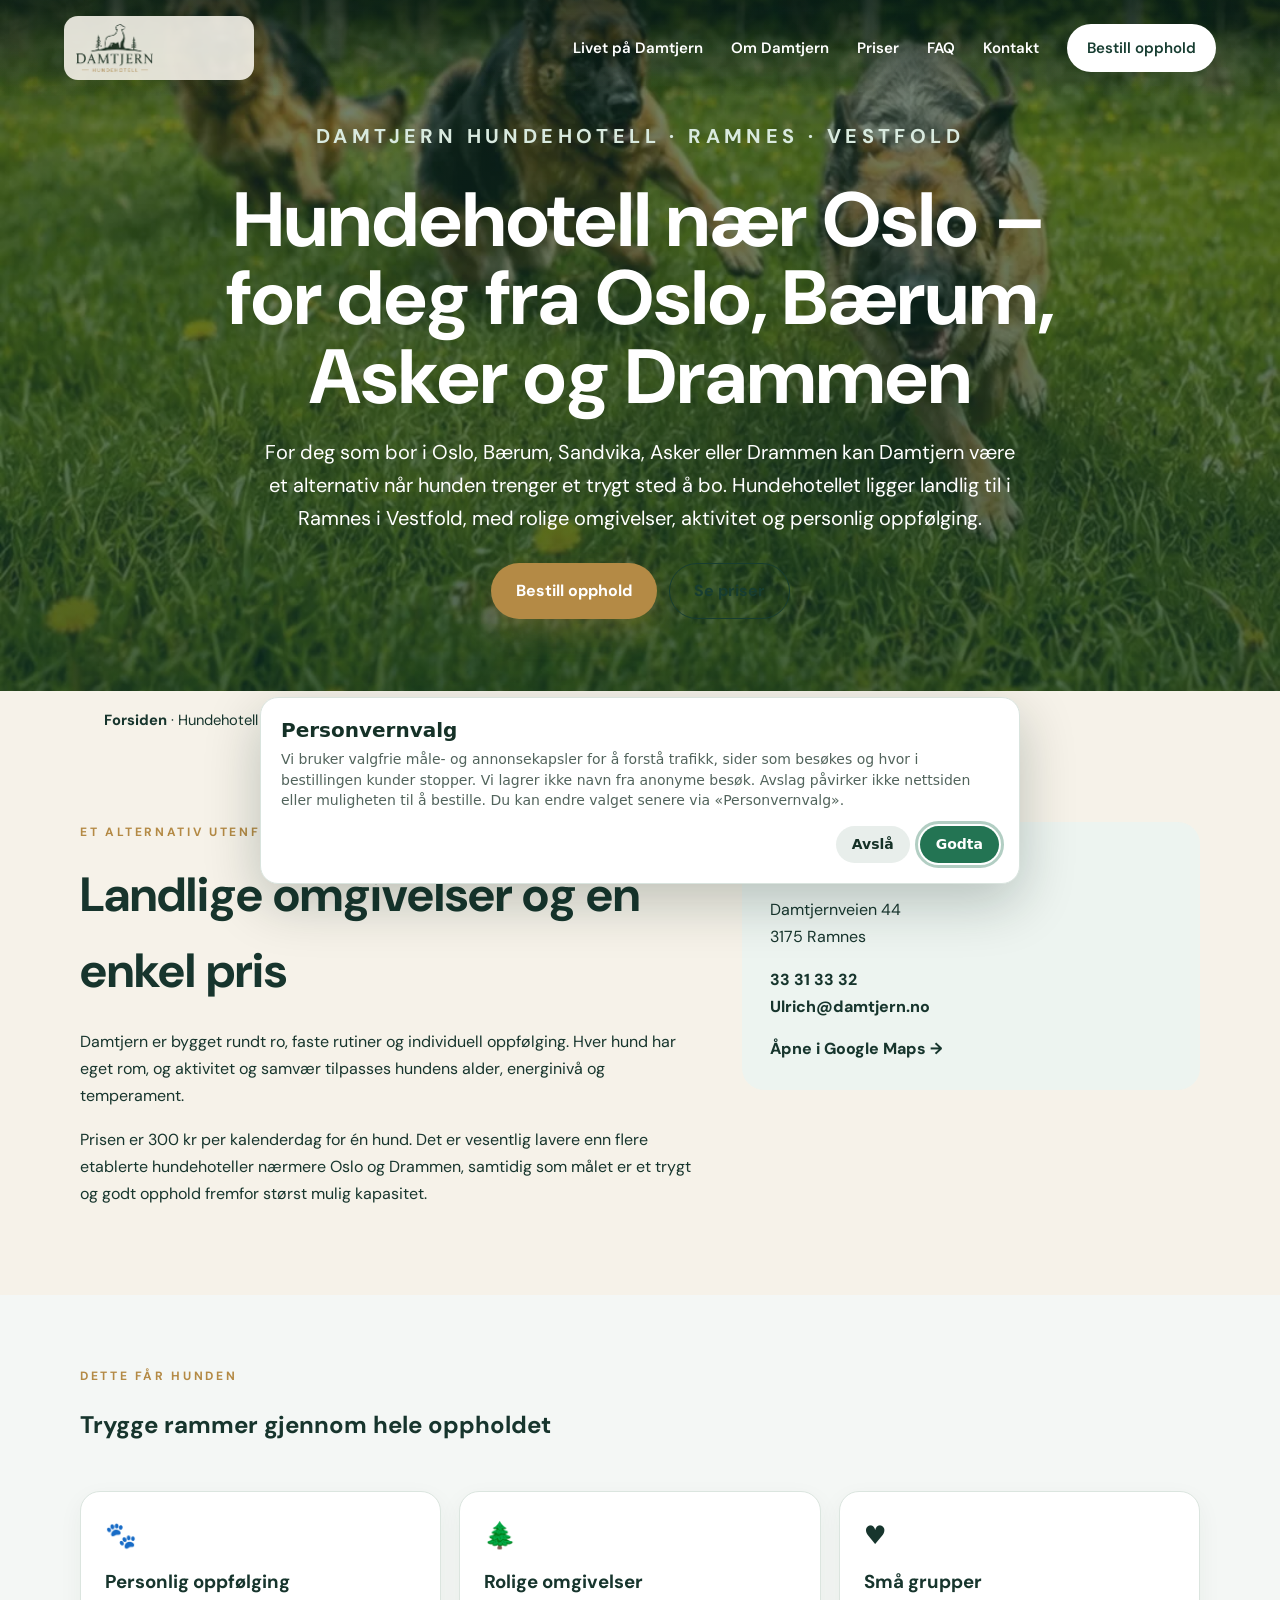
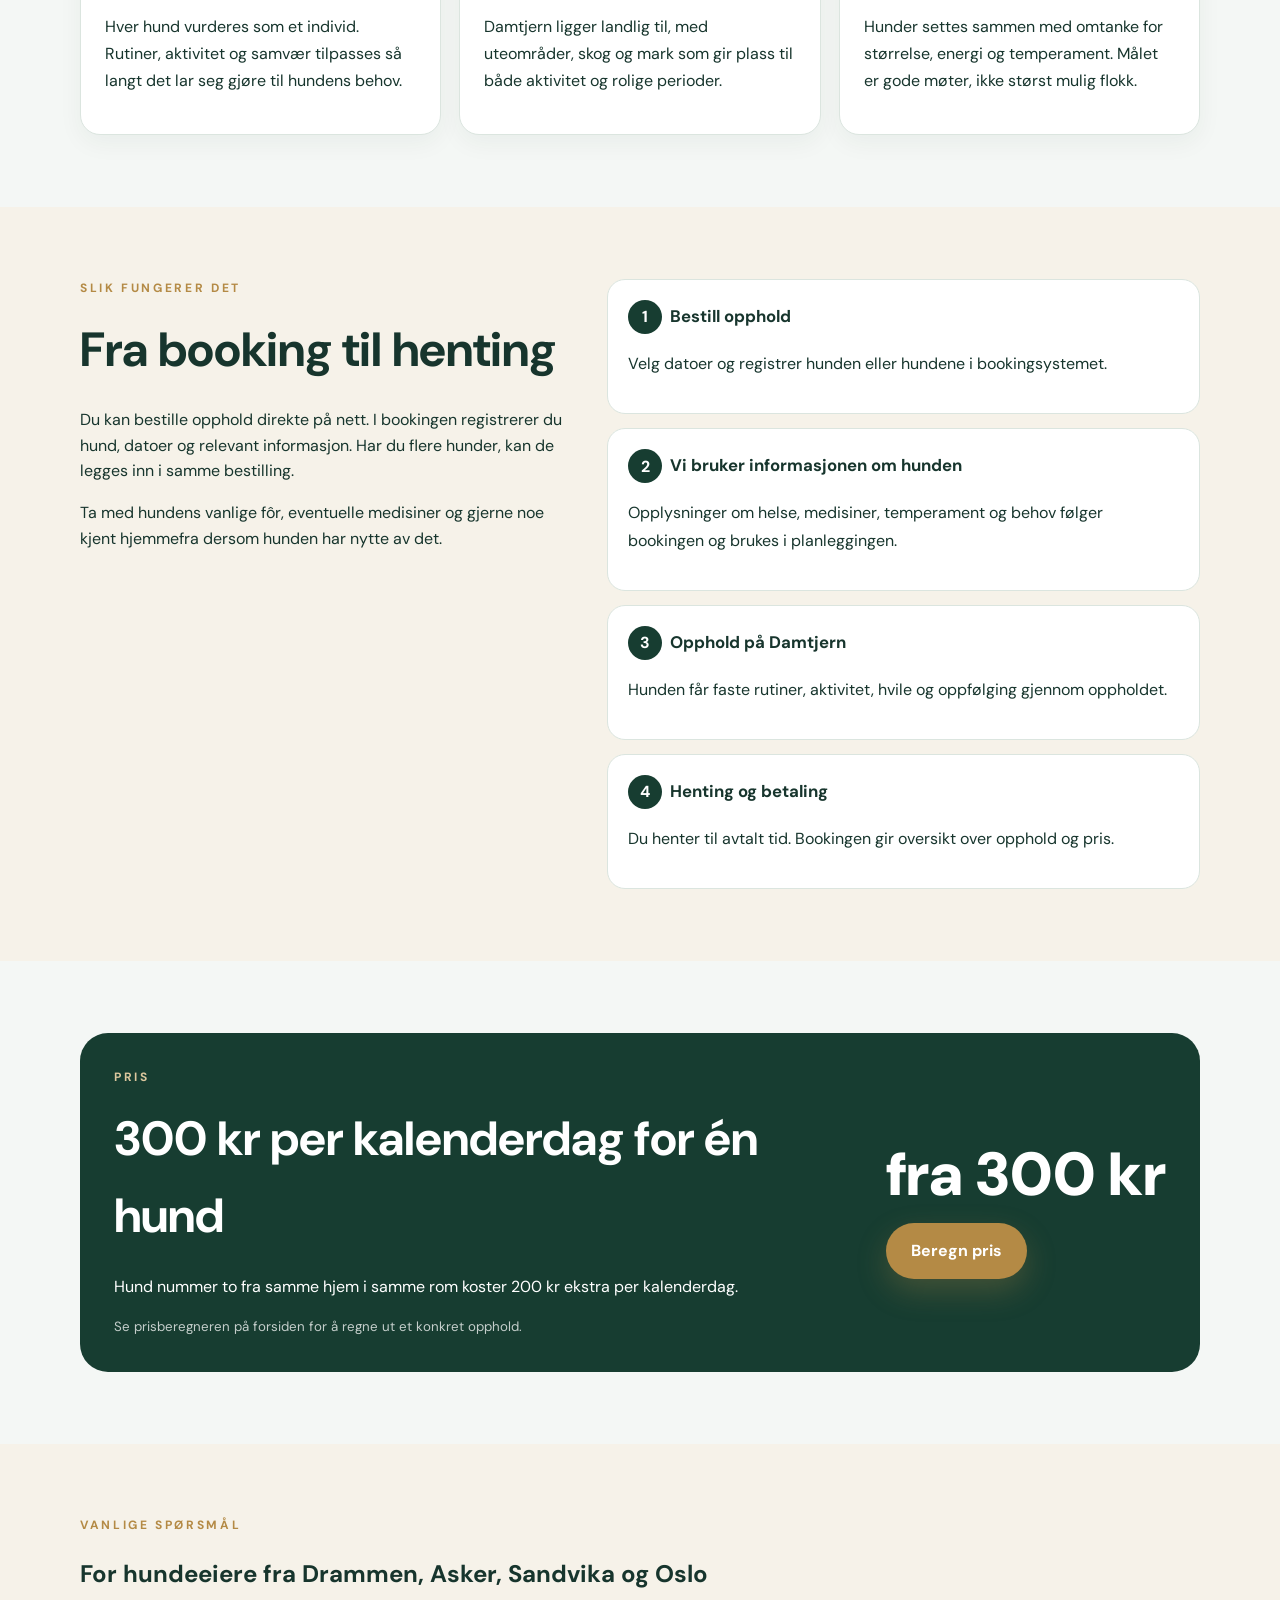
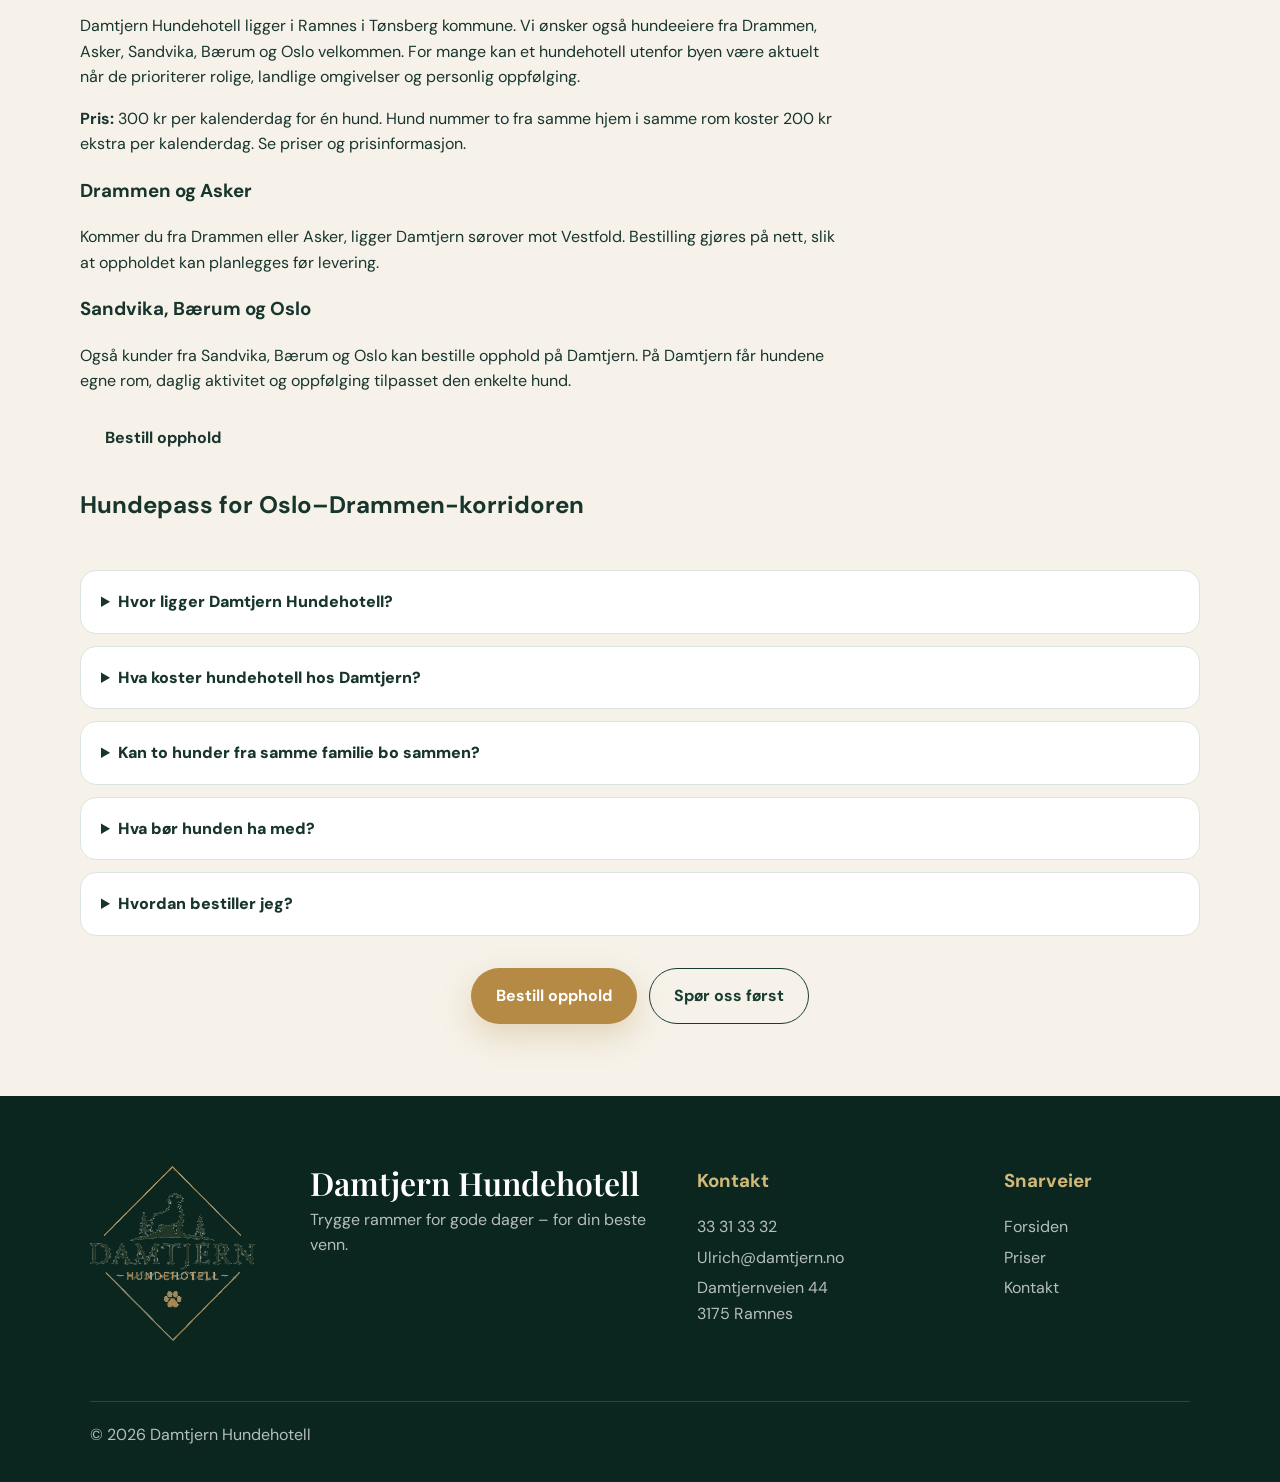
<file: hundehotell-oslo-asker-drammen/index.html>
<!doctype html>
<html lang="nb">
<head>
  <meta charset="utf-8">
  <meta name="viewport" content="width=device-width, initial-scale=1">
  <title>Hundehotell nær Oslo, Bærum og Asker | Damtjern</title>
  <meta name="description" content="Hundehotell nær Oslo for hundeeiere fra Oslo, Bærum, Asker og Drammen. Damtjern i Ramnes tilbyr trygg hundepass i landlige omgivelser fra 300 kr per kalenderdag.">
  <meta name="theme-color" content="#173d31">
  <meta name="robots" content="index, follow, max-image-preview:large">
  <link rel="canonical" href="https://damtjern.no/hundehotell-oslo-asker-drammen/">
  <meta property="og:title" content="Hundehotell nær Oslo, Bærum og Asker | Damtjern">
  <meta property="og:description" content="Trygg hundepass og overnatting i Ramnes, nær Tønsberg – med personlig oppfølging, små grupper og rolige omgivelser.">
  <meta property="og:type" content="website">
  <meta property="og:url" content="https://damtjern.no/hundehotell-oslo-asker-drammen/">
  <meta property="og:site_name" content="Damtjern Hundehotell">
  <meta property="og:locale" content="nb_NO">
  <meta property="og:image" content="https://damtjern.no/assets/hero-fallback.webp">
  <meta property="og:image:alt" content="Hunder i rolige omgivelser hos Damtjern Hundehotell">
  <meta name="twitter:card" content="summary_large_image">
  <link rel="icon" href="data:image/svg+xml,<svg xmlns=%22http://www.w3.org/2000/svg%22 viewBox=%220 0 100 100%22><text y=%22.9em%22 font-size=%2290%22>🐾</text></svg>">
  <link rel="preload" href="/assets/hero-fallback.webp" as="image">
  <link rel="stylesheet" href="/styles.css">
  <script src="/tracking.js"></script>
  <script type="application/ld+json">
  {
    "@context": "https://schema.org",
    "@graph": [
      {
        "@type": "LocalBusiness",
        "@id": "https://damtjern.no/#virksomhet",
        "name": "Damtjern Hundehotell",
        "url": "https://damtjern.no/",
        "image": "https://damtjern.no/assets/hero-fallback.webp",
        "logo": "https://damtjern.no/assets/logo-horizontal.png",
        "description": "Trygg og omsorgsfull hundepass og overnatting i rolige omgivelser i Ramnes, nær Tønsberg i Vestfold.",
        "telephone": "+47 33 31 33 32",
        "email": "Ulrich@damtjern.no",
        "priceRange": "300 NOK per kalenderdag",
        "address": {
          "@type": "PostalAddress",
          "streetAddress": "Damtjernveien 44",
          "postalCode": "3175",
          "addressLocality": "Ramnes",
          "addressRegion": "Vestfold",
          "addressCountry": "NO"
        },
        "areaServed": ["Oslo", "Bærum", "Sandvika", "Asker", "Drammen", "Tønsberg", "Ramnes", "Vestfold"]
      },
      {
        "@type": "BreadcrumbList",
        "itemListElement": [
          {"@type":"ListItem","position":1,"name":"Damtjern Hundehotell","item":"https://damtjern.no/"},
          {"@type":"ListItem","position":2,"name":"Hundehotell nær Oslo, Bærum, Asker og Drammen","item":"https://damtjern.no/hundehotell-oslo-asker-drammen/"}
        ]
      }
    ]
  }
  </script>
  <script type="application/ld+json">{"@context":"https://schema.org","@type":"FAQPage","mainEntity":[{"@type":"Question","name":"Hvor ligger Damtjern Hundehotell?","acceptedAnswer":{"@type":"Answer","text":"Damtjern Hundehotell ligger i Damtjernveien 44, 3175 Ramnes, i Tønsberg kommune i Vestfold."}},{"@type":"Question","name":"Hva koster hundehotell hos Damtjern?","acceptedAnswer":{"@type":"Answer","text":"Én hund koster 300 kr per kalenderdag. Hund nummer to fra samme hjem i samme rom koster 200 kr ekstra per kalenderdag."}},{"@type":"Question","name":"Kan to hunder fra samme familie bo sammen?","acceptedAnswer":{"@type":"Answer","text":"Ja. To hunder fra samme hjem kan bo på samme rom."}},{"@type":"Question","name":"Hvordan bestiller jeg opphold?","acceptedAnswer":{"@type":"Answer","text":"Opphold bestilles på nett i Damtjern Hundehotells bookingsystem."}}]}</script>
  <style>
    .local-hero{position:relative;min-height:560px;display:grid;place-items:center;background:linear-gradient(rgba(16,48,38,.56),rgba(16,48,38,.72)),url('/assets/hero-fallback.webp') center/cover no-repeat;color:#fff;padding:120px 24px 72px;text-align:center}
    .local-hero-inner{width:min(860px,100%)}.local-hero h1{font-size:clamp(2.3rem,6vw,4.8rem);line-height:1.02;margin:12px 0 20px}.local-hero p{font-size:clamp(1rem,2vw,1.25rem);line-height:1.65;max-width:760px;margin:0 auto 28px}.local-hero .eyebrow{color:#d9eadf}.local-cta-row{display:flex;justify-content:center;gap:12px;flex-wrap:wrap}
    .local-section{padding:72px 24px}.local-wrap{width:min(1120px,100%);margin:0 auto}.local-intro{display:grid;grid-template-columns:1.15fr .85fr;gap:42px;align-items:start}.local-intro h2,.local-grid h2,.local-steps h2,.local-price h2{font-size:clamp(2rem,4vw,3rem);margin:0 0 18px}.local-intro p,.local-card p,.local-step p,.local-price p,.local-faq p{line-height:1.7}.local-note{background:#edf4f0;border-radius:22px;padding:28px}.local-note strong{display:block;font-size:1.15rem;margin-bottom:8px}.local-note a{font-weight:800}
    .local-grid{display:grid;grid-template-columns:repeat(3,1fr);gap:18px}.local-card{background:#fff;border:1px solid #dbe5df;border-radius:20px;padding:24px;box-shadow:0 8px 24px rgba(20,50,39,.05)}.local-card h3{margin:10px 0 8px}.local-card span{font-size:1.6rem}.local-soft{background:#f4f7f5}.local-steps{display:grid;grid-template-columns:.9fr 1.1fr;gap:42px;align-items:start}.local-step-list{display:grid;gap:14px}.local-step{background:#fff;border:1px solid #dbe5df;border-radius:18px;padding:20px}.local-step b{display:inline-grid;place-items:center;width:34px;height:34px;border-radius:999px;background:#173d31;color:#fff;margin-right:8px}.local-step strong{font-size:1.05rem}
    .local-price{background:#173d31;color:#fff;border-radius:28px;padding:34px;display:grid;grid-template-columns:1fr auto;gap:28px;align-items:center}.local-price .price-main{font-size:clamp(2.2rem,5vw,3.8rem);font-weight:900;white-space:nowrap}.local-price small{display:block;opacity:.75;margin-top:6px}.local-price a{justify-self:end}.local-faq{display:grid;gap:12px}.local-faq details{background:#fff;border:1px solid #dbe5df;border-radius:16px;padding:18px 20px}.local-faq summary{font-weight:850;cursor:pointer}.local-faq p{margin:12px 0 0}.breadcrumb{width:min(1120px,100%);margin:0 auto;padding:18px 24px;font-size:.92rem}.breadcrumb a{font-weight:750}
    @media(max-width:800px){.local-hero{min-height:500px;padding-top:100px}.local-intro,.local-steps,.local-price{grid-template-columns:1fr}.local-grid{grid-template-columns:1fr}.local-price a{justify-self:start}.local-section{padding:52px 20px}}
  </style>
</head>
<body>
  <a class="skip-link" href="#innhold">Hopp til innhold</a>
  <header class="site-header" id="toppen">
    <a href="/" class="brand" aria-label="Damtjern Hundehotell – forsiden"><img src="/assets/logo-horizontal.png" alt="Damtjern Hundehotell"></a>
    <button class="menu-toggle" aria-expanded="false" aria-controls="main-nav" aria-label="Åpne meny"><span></span><span></span><span></span></button>
    <nav id="main-nav" class="main-nav" aria-label="Hovedmeny">
      <a href="/#livet">Livet på Damtjern</a><a href="/#om">Om Damtjern</a><a href="/#priser">Priser</a><a href="/#faq">FAQ</a><a href="/#kontakt">Kontakt</a>
      <a class="nav-cta" href="https://damtjern-os.onrender.com/bestill" target="_blank" rel="noopener noreferrer">Bestill opphold</a>
    </nav>
  </header>
  <main id="innhold">
    <section class="local-hero"><div class="local-hero-inner">
      <p class="eyebrow">Damtjern Hundehotell · Ramnes · Vestfold</p>
      <h1>Hundehotell nær Oslo – for deg fra Oslo, Bærum, Asker og Drammen</h1>
      <p>For deg som bor i Oslo, Bærum, Sandvika, Asker eller Drammen kan Damtjern være et alternativ når hunden trenger et trygt sted å bo. Hundehotellet ligger landlig til i Ramnes i Vestfold, med rolige omgivelser, aktivitet og personlig oppfølging.</p>
      <div class="local-cta-row"><a class="button button-primary" href="https://damtjern-os.onrender.com/bestill" target="_blank" rel="noopener noreferrer">Bestill opphold</a><a class="button button-outline" href="/#priser">Se priser</a></div>
    </div></section>
    <div class="breadcrumb"><a href="/">Forsiden</a> · Hundehotell for Oslo, Asker og Drammen</div>
    <section class="local-section"><div class="local-wrap local-intro"><div>
      <p class="eyebrow">Et alternativ utenfor byen</p><h2>Landlige omgivelser og en enkel pris</h2>
      <p>Damtjern er bygget rundt ro, faste rutiner og individuell oppfølging. Hver hund har eget rom, og aktivitet og samvær tilpasses hundens alder, energinivå og temperament.</p>
      <p>Prisen er 300 kr per kalenderdag for én hund. Det er vesentlig lavere enn flere etablerte hundehoteller nærmere Oslo og Drammen, samtidig som målet er et trygt og godt opphold fremfor størst mulig kapasitet.</p>
    </div><aside class="local-note">
      <strong>Damtjern Hundehotell</strong><p>Damtjernveien 44<br>3175 Ramnes</p><p><a href="tel:+4733313332">33 31 33 32</a><br><a href="mailto:Ulrich@damtjern.no">Ulrich@damtjern.no</a></p><a href="https://www.google.com/maps/search/?api=1&query=Damtjernveien+44,+3175+Ramnes" target="_blank" rel="noopener">Åpne i Google Maps →</a>
    </aside></div></section>
    <section class="local-section local-soft"><div class="local-wrap"><div class="section-heading"><p class="eyebrow">Dette får hunden</p><h2>Trygge rammer gjennom hele oppholdet</h2></div><div class="local-grid">
      <article class="local-card"><span>🐾</span><h3>Personlig oppfølging</h3><p>Hver hund vurderes som et individ. Rutiner, aktivitet og samvær tilpasses så langt det lar seg gjøre til hundens behov.</p></article>
      <article class="local-card"><span>🌲</span><h3>Rolige omgivelser</h3><p>Damtjern ligger landlig til, med uteområder, skog og mark som gir plass til både aktivitet og rolige perioder.</p></article>
      <article class="local-card"><span>♥</span><h3>Små grupper</h3><p>Hunder settes sammen med omtanke for størrelse, energi og temperament. Målet er gode møter, ikke størst mulig flokk.</p></article>
    </div></div></section>
    <section class="local-section"><div class="local-wrap local-steps"><div><p class="eyebrow">Slik fungerer det</p><h2>Fra booking til henting</h2><p>Du kan bestille opphold direkte på nett. I bookingen registrerer du hund, datoer og relevant informasjon. Har du flere hunder, kan de legges inn i samme bestilling.</p><p>Ta med hundens vanlige fôr, eventuelle medisiner og gjerne noe kjent hjemmefra dersom hunden har nytte av det.</p></div><div class="local-step-list">
      <div class="local-step"><b>1</b><strong>Bestill opphold</strong><p>Velg datoer og registrer hunden eller hundene i bookingsystemet.</p></div>
      <div class="local-step"><b>2</b><strong>Vi bruker informasjonen om hunden</strong><p>Opplysninger om helse, medisiner, temperament og behov følger bookingen og brukes i planleggingen.</p></div>
      <div class="local-step"><b>3</b><strong>Opphold på Damtjern</strong><p>Hunden får faste rutiner, aktivitet, hvile og oppfølging gjennom oppholdet.</p></div>
      <div class="local-step"><b>4</b><strong>Henting og betaling</strong><p>Du henter til avtalt tid. Bookingen gir oversikt over opphold og pris.</p></div>
    </div></div></section>
    <section class="local-section local-soft"><div class="local-wrap"><div class="local-price"><div><p class="eyebrow light">Pris</p><h2>300 kr per kalenderdag for én hund</h2><p>Hund nummer to fra samme hjem i samme rom koster 200 kr ekstra per kalenderdag.</p><small>Se prisberegneren på forsiden for å regne ut et konkret opphold.</small></div><div><div class="price-main">fra 300 kr</div><a class="button button-primary" href="/#priser">Beregn pris</a></div></div></div></section>
    <section class="local-section"><div class="local-wrap"><div class="section-heading"><p class="eyebrow">Vanlige spørsmål</p><h2>For hundeeiere fra Drammen, Asker, Sandvika og Oslo</h2>
<p>Damtjern Hundehotell ligger i Ramnes i Tønsberg kommune. Vi ønsker også hundeeiere fra Drammen, Asker, Sandvika, Bærum og Oslo velkommen. For mange kan et hundehotell utenfor byen være aktuelt når de prioriterer rolige, landlige omgivelser og personlig oppfølging.</p>
<p><strong>Pris:</strong> 300 kr per kalenderdag for én hund. Hund nummer to fra samme hjem i samme rom koster 200 kr ekstra per kalenderdag. <a href="/priser/">Se priser og prisinformasjon</a>.</p>
<h3>Drammen og Asker</h3>
<p>Kommer du fra Drammen eller Asker, ligger Damtjern sørover mot Vestfold. Bestilling gjøres på nett, slik at oppholdet kan planlegges før levering.</p>
<h3>Sandvika, Bærum og Oslo</h3>
<p>Også kunder fra Sandvika, Bærum og Oslo kan bestille opphold på Damtjern. På Damtjern får hundene egne rom, daglig aktivitet og oppfølging tilpasset den enkelte hund.</p>
<p><a class="button" href="https://damtjern-os.onrender.com/bestill" target="_blank" rel="noopener noreferrer">Bestill opphold</a></p>
<h2>Hundepass for Oslo–Drammen-korridoren</h2></div><div class="local-faq">
      <details><summary>Hvor ligger Damtjern Hundehotell?</summary><p>Hundehotellet ligger i Damtjernveien 44, 3175 Ramnes, i Tønsberg kommune i Vestfold.</p></details>
      <details><summary>Hva koster hundehotell hos Damtjern?</summary><p>Én hund koster 300 kr per kalenderdag. Hund nummer to fra samme hjem i samme rom koster 200 kr ekstra per kalenderdag.</p></details>
      <details><summary>Kan to hunder fra samme familie bo sammen?</summary><p>Ja. To hunder fra samme hjem kan bo på samme rom. Hund nummer to koster 200 kr ekstra per kalenderdag.</p></details>
      <details><summary>Hva bør hunden ha med?</summary><p>Ta med hundens vanlige fôr, eventuelle medisiner og gjerne et teppe eller noe annet kjent dersom det gjør oppholdet tryggere.</p></details>
      <details><summary>Hvordan bestiller jeg?</summary><p>Trykk på «Bestill opphold» og velg datoer. Bookingsystemet lar deg registrere både nye og eksisterende hunder og flere hunder i samme bestilling.</p></details>
    </div><div class="local-cta-row" style="margin-top:32px"><a class="button button-primary" href="https://damtjern-os.onrender.com/bestill" target="_blank" rel="noopener noreferrer">Bestill opphold</a><a class="button button-outline" href="/#kontakt">Spør oss først</a></div></div></section>
</main>
  <footer class="footer"><img src="/assets/logo-main.png" alt="Damtjern Hundehotell"><div><h2>Damtjern Hundehotell</h2><p>Trygge rammer for gode dager – for din beste venn.</p></div><div><h3>Kontakt</h3><a href="tel:+4733313332">33 31 33 32</a><a href="mailto:Ulrich@damtjern.no">Ulrich@damtjern.no</a><p>Damtjernveien 44<br>3175 Ramnes</p></div><div><h3>Snarveier</h3><a href="/">Forsiden</a><a href="/priser/">Priser</a><a href="/#kontakt">Kontakt</a></div><p class="copyright">© <span id="year"></span> Damtjern Hundehotell</p></footer>
  <script src="/script.js" defer></script>
</body>
</html>
</file>
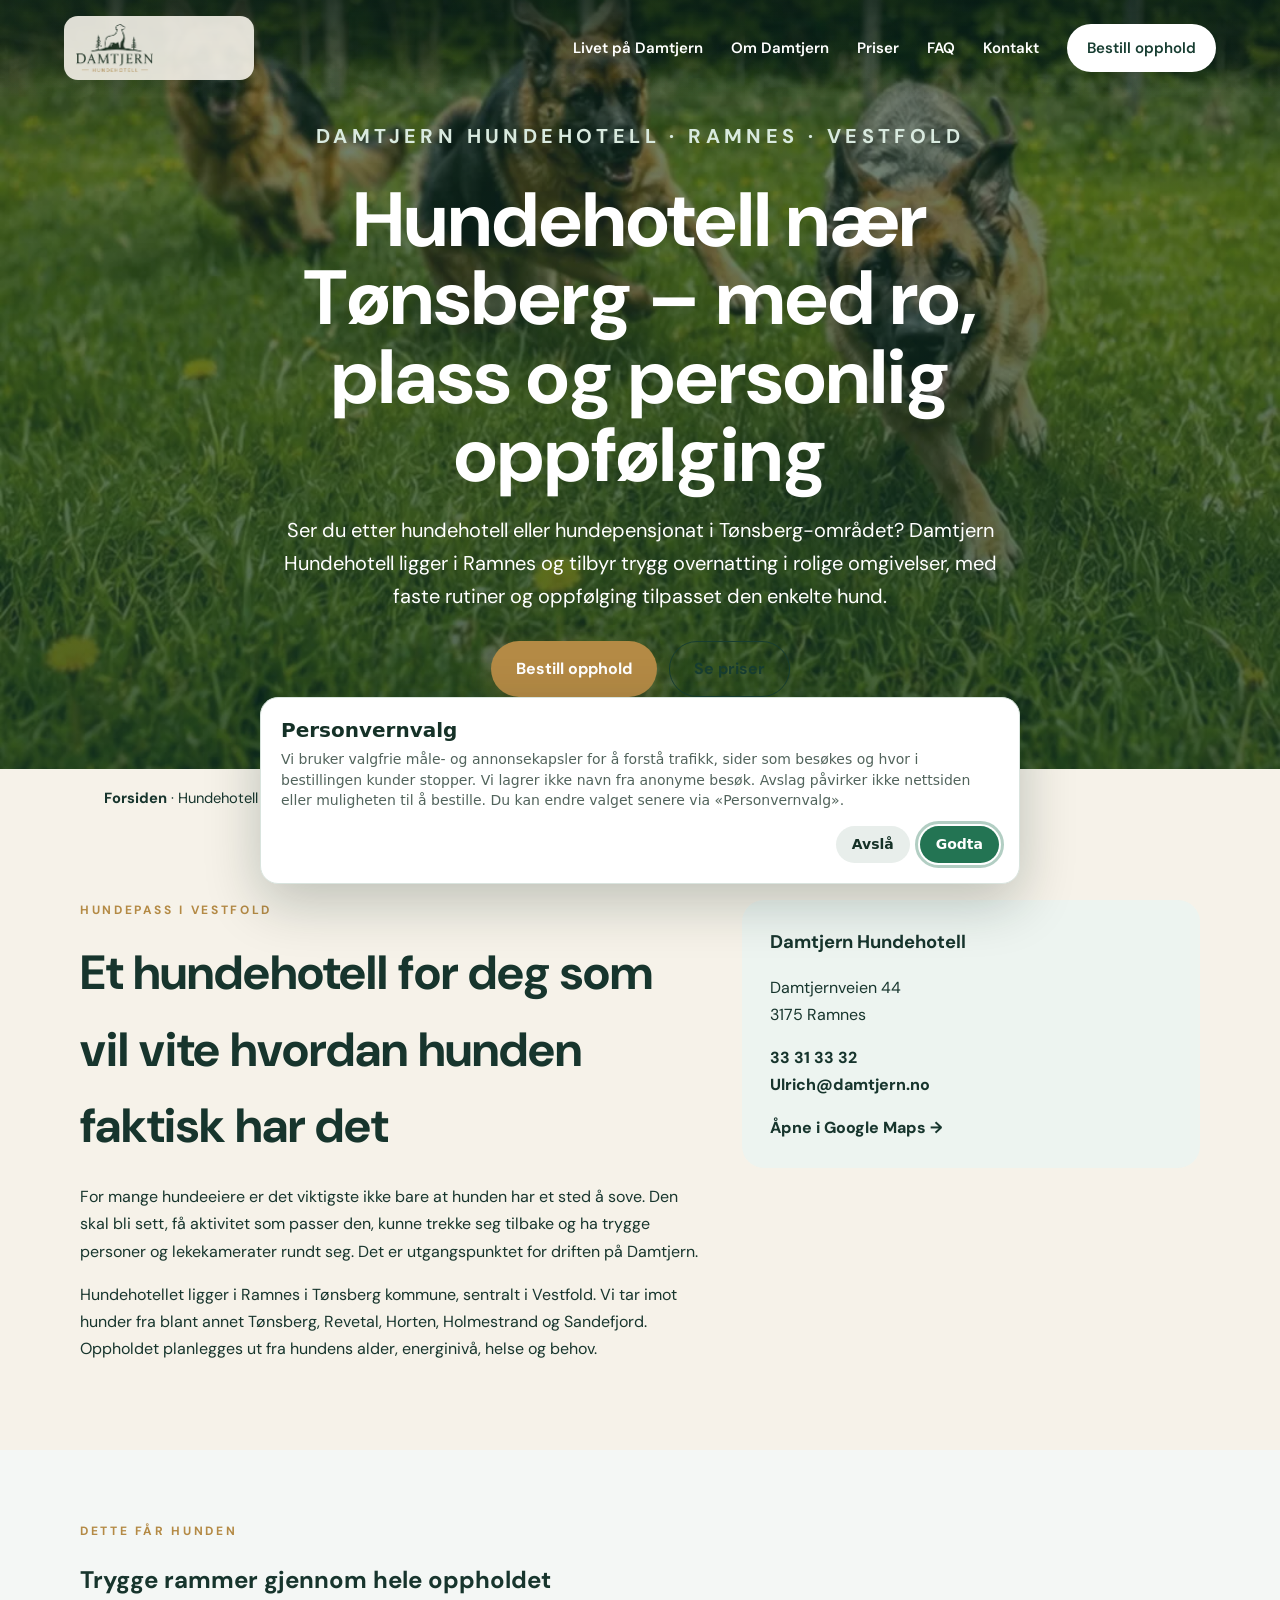
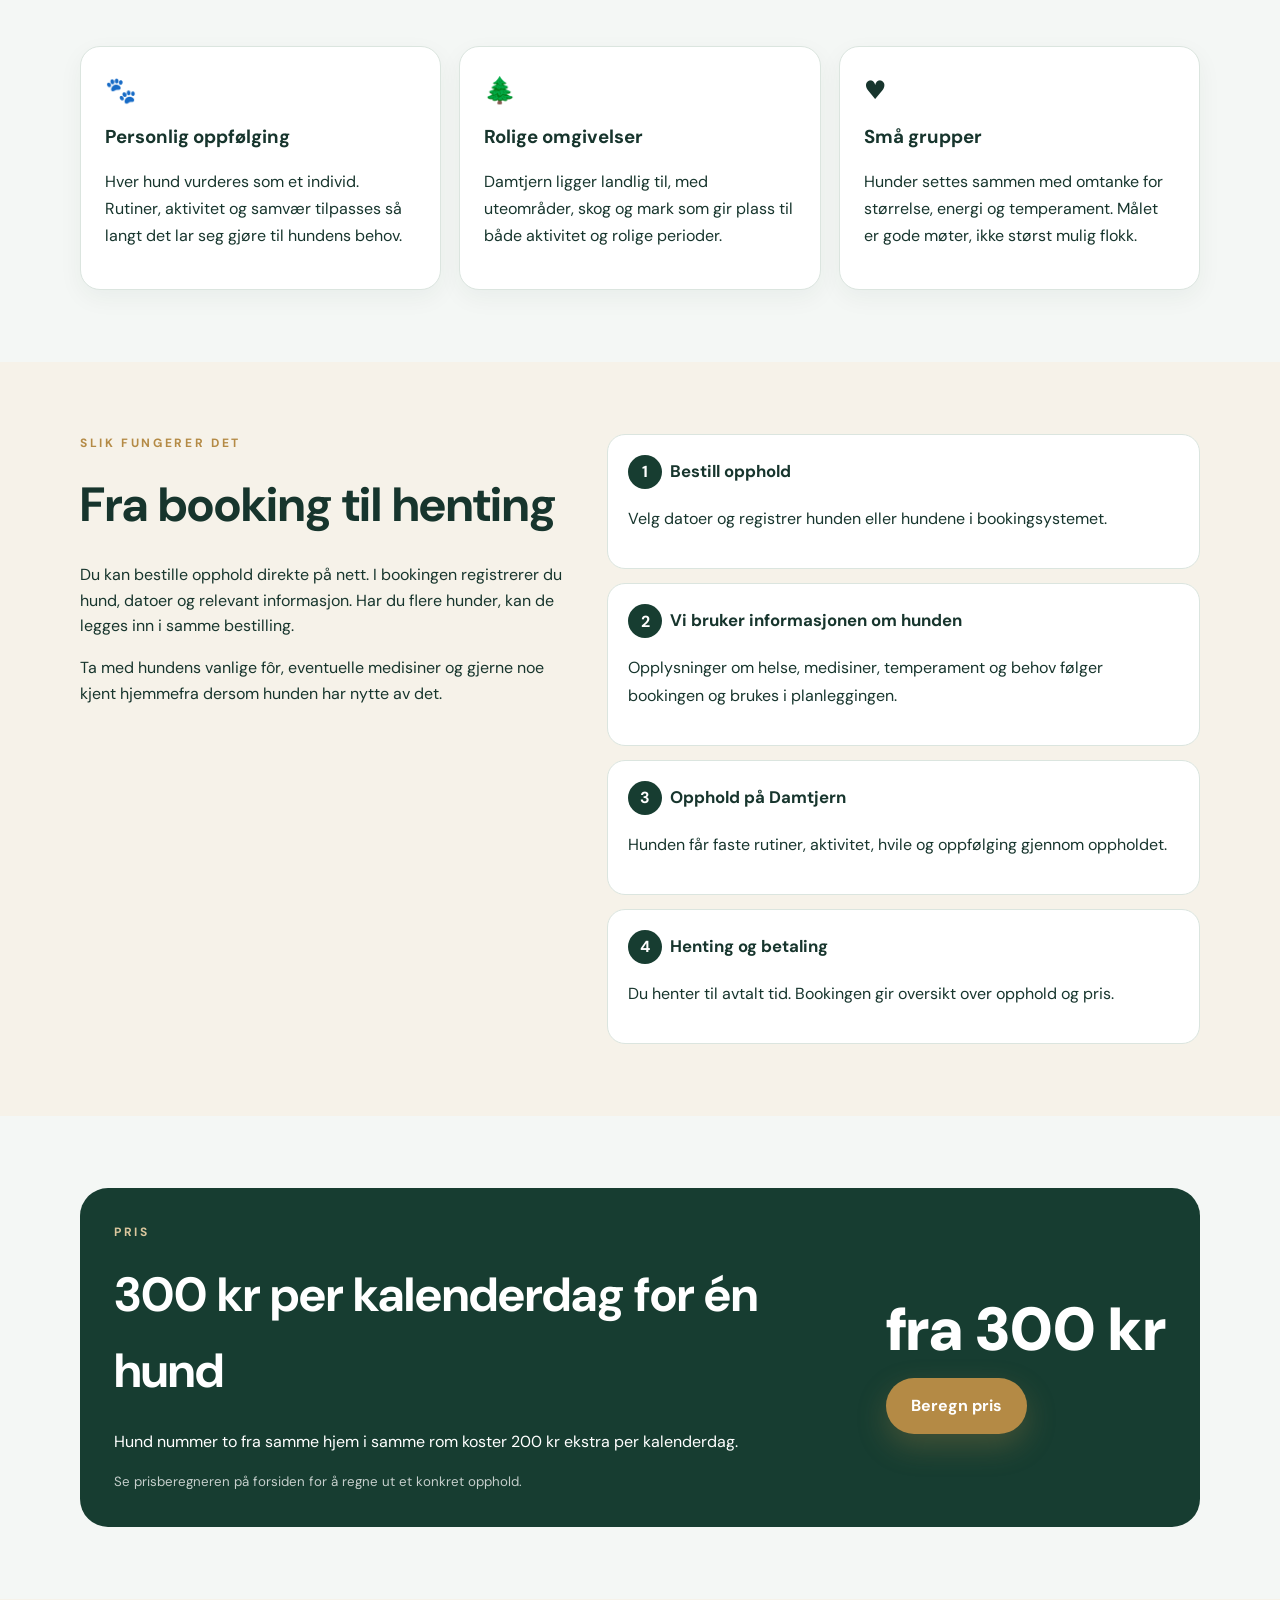
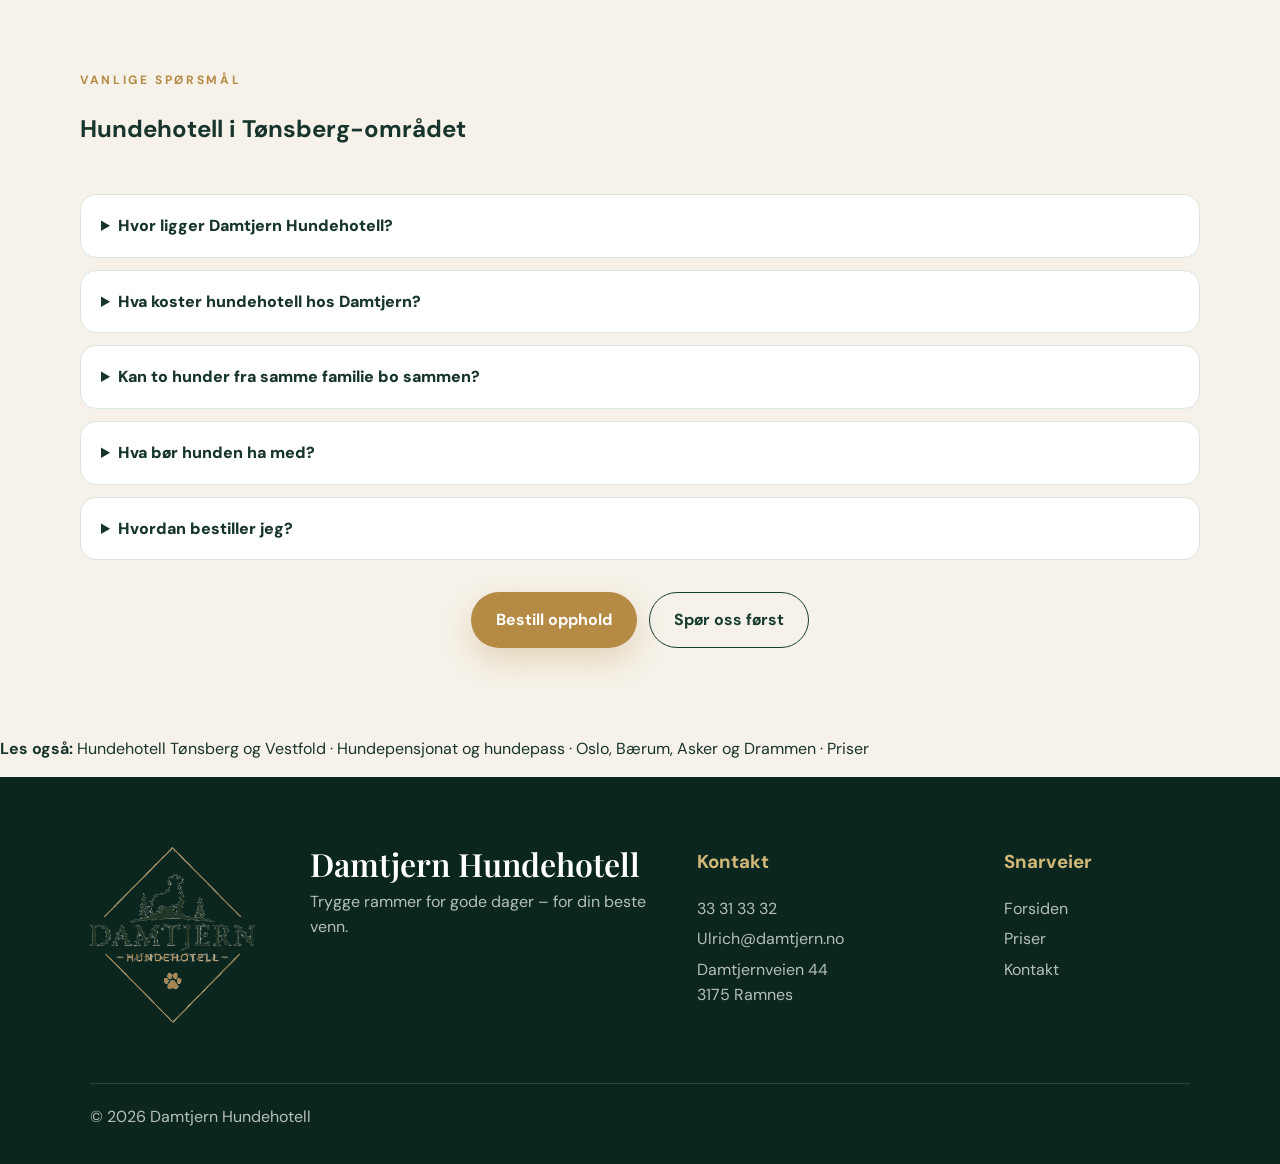
<file: hundehotell-tonsberg-vestfold/index.html>
<!doctype html>
<html lang="nb">
<head>
  <meta charset="utf-8">
  <meta name="viewport" content="width=device-width, initial-scale=1">
  <title>Hundehotell Vestfold og Tønsberg | 300 kr per dag | Damtjern</title>
  <meta name="description" content="Hundehotell i Vestfold nær Tønsberg. Damtjern tilbyr turer, lek, stort inngjerdet lekeområde, eget rom og personlig oppfølging. 300 kr per kalenderdag.">
  <meta name="theme-color" content="#173d31">
  <meta name="robots" content="index, follow, max-image-preview:large">
  <link rel="canonical" href="https://damtjern.no/hundehotell-tonsberg-vestfold/">
  <meta property="og:title" content="Hundehotell Tønsberg og Vestfold | Damtjern Hundehotell">
  <meta property="og:description" content="Trygg hundepass og overnatting i Ramnes, nær Tønsberg – med personlig oppfølging, små grupper og rolige omgivelser.">
  <meta property="og:type" content="website">
  <meta property="og:url" content="https://damtjern.no/hundehotell-tonsberg-vestfold/">
  <meta property="og:site_name" content="Damtjern Hundehotell">
  <meta property="og:locale" content="nb_NO">
  <meta property="og:image" content="https://damtjern.no/assets/hero-fallback.webp">
  <meta property="og:image:alt" content="Hunder i rolige omgivelser hos Damtjern Hundehotell">
  <meta name="twitter:card" content="summary_large_image">
  <link rel="icon" href="data:image/svg+xml,<svg xmlns=%22http://www.w3.org/2000/svg%22 viewBox=%220 0 100 100%22><text y=%22.9em%22 font-size=%2290%22>🐾</text></svg>">
  <link rel="preload" href="/assets/hero-fallback.webp" as="image">
  <link rel="stylesheet" href="/styles.css">
  <script src="/tracking.js"></script>
  <script type="application/ld+json">
  {
    "@context": "https://schema.org",
    "@graph": [
      {
        "@type": "LocalBusiness",
        "@id": "https://damtjern.no/#virksomhet",
        "name": "Damtjern Hundehotell",
        "url": "https://damtjern.no/",
        "image": "https://damtjern.no/assets/hero-fallback.webp",
        "logo": "https://damtjern.no/assets/logo-horizontal.png",
        "description": "Trygg og omsorgsfull hundepass og overnatting i rolige omgivelser i Ramnes, nær Tønsberg i Vestfold.",
        "telephone": "+47 33 31 33 32",
        "email": "Ulrich@damtjern.no",
        "priceRange": "300 NOK per kalenderdag",
        "address": {
          "@type": "PostalAddress",
          "streetAddress": "Damtjernveien 44",
          "postalCode": "3175",
          "addressLocality": "Ramnes",
          "addressRegion": "Vestfold",
          "addressCountry": "NO"
        },
        "areaServed": ["Ramnes", "Tønsberg", "Revetal", "Horten", "Holmestrand", "Sandefjord", "Vestfold"]
      },
      {
        "@type": "BreadcrumbList",
        "itemListElement": [
          {"@type":"ListItem","position":1,"name":"Damtjern Hundehotell","item":"https://damtjern.no/"},
          {"@type":"ListItem","position":2,"name":"Hundehotell Tønsberg og Vestfold","item":"https://damtjern.no/hundehotell-tonsberg-vestfold/"}
        ]
      }
    ]
  }
  </script>
  <script type="application/ld+json">{"@context":"https://schema.org","@type":"FAQPage","mainEntity":[{"@type":"Question","name":"Hvor ligger Damtjern Hundehotell?","acceptedAnswer":{"@type":"Answer","text":"Damtjern Hundehotell ligger i Damtjernveien 44, 3175 Ramnes, i Tønsberg kommune i Vestfold."}},{"@type":"Question","name":"Hva koster hundehotell hos Damtjern?","acceptedAnswer":{"@type":"Answer","text":"Én hund koster 300 kr per kalenderdag. Hund nummer to fra samme hjem i samme rom koster 200 kr ekstra per kalenderdag."}},{"@type":"Question","name":"Kan to hunder fra samme familie bo sammen?","acceptedAnswer":{"@type":"Answer","text":"Ja. To hunder fra samme hjem kan bo på samme rom."}},{"@type":"Question","name":"Hvordan bestiller jeg opphold?","acceptedAnswer":{"@type":"Answer","text":"Opphold bestilles på nett i Damtjern Hundehotells bookingsystem."}}]}</script>
  <style>
    .local-hero{position:relative;min-height:560px;display:grid;place-items:center;background:linear-gradient(rgba(16,48,38,.56),rgba(16,48,38,.72)),url('/assets/hero-fallback.webp') center/cover no-repeat;color:#fff;padding:120px 24px 72px;text-align:center}
    .local-hero-inner{width:min(860px,100%)}.local-hero h1{font-size:clamp(2.3rem,6vw,4.8rem);line-height:1.02;margin:12px 0 20px}.local-hero p{font-size:clamp(1rem,2vw,1.25rem);line-height:1.65;max-width:760px;margin:0 auto 28px}.local-hero .eyebrow{color:#d9eadf}.local-cta-row{display:flex;justify-content:center;gap:12px;flex-wrap:wrap}
    .local-section{padding:72px 24px}.local-wrap{width:min(1120px,100%);margin:0 auto}.local-intro{display:grid;grid-template-columns:1.15fr .85fr;gap:42px;align-items:start}.local-intro h2,.local-grid h2,.local-steps h2,.local-price h2{font-size:clamp(2rem,4vw,3rem);margin:0 0 18px}.local-intro p,.local-card p,.local-step p,.local-price p,.local-faq p{line-height:1.7}.local-note{background:#edf4f0;border-radius:22px;padding:28px}.local-note strong{display:block;font-size:1.15rem;margin-bottom:8px}.local-note a{font-weight:800}
    .local-grid{display:grid;grid-template-columns:repeat(3,1fr);gap:18px}.local-card{background:#fff;border:1px solid #dbe5df;border-radius:20px;padding:24px;box-shadow:0 8px 24px rgba(20,50,39,.05)}.local-card h3{margin:10px 0 8px}.local-card span{font-size:1.6rem}.local-soft{background:#f4f7f5}.local-steps{display:grid;grid-template-columns:.9fr 1.1fr;gap:42px;align-items:start}.local-step-list{display:grid;gap:14px}.local-step{background:#fff;border:1px solid #dbe5df;border-radius:18px;padding:20px}.local-step b{display:inline-grid;place-items:center;width:34px;height:34px;border-radius:999px;background:#173d31;color:#fff;margin-right:8px}.local-step strong{font-size:1.05rem}
    .local-price{background:#173d31;color:#fff;border-radius:28px;padding:34px;display:grid;grid-template-columns:1fr auto;gap:28px;align-items:center}.local-price .price-main{font-size:clamp(2.2rem,5vw,3.8rem);font-weight:900;white-space:nowrap}.local-price small{display:block;opacity:.75;margin-top:6px}.local-price a{justify-self:end}.local-faq{display:grid;gap:12px}.local-faq details{background:#fff;border:1px solid #dbe5df;border-radius:16px;padding:18px 20px}.local-faq summary{font-weight:850;cursor:pointer}.local-faq p{margin:12px 0 0}.breadcrumb{width:min(1120px,100%);margin:0 auto;padding:18px 24px;font-size:.92rem}.breadcrumb a{font-weight:750}
    @media(max-width:800px){.local-hero{min-height:500px;padding-top:100px}.local-intro,.local-steps,.local-price{grid-template-columns:1fr}.local-grid{grid-template-columns:1fr}.local-price a{justify-self:start}.local-section{padding:52px 20px}}
  </style>
</head>
<body>
  <a class="skip-link" href="#innhold">Hopp til innhold</a>
  <header class="site-header" id="toppen">
    <a href="/" class="brand" aria-label="Damtjern Hundehotell – forsiden"><img src="/assets/logo-horizontal.png" alt="Damtjern Hundehotell"></a>
    <button class="menu-toggle" aria-expanded="false" aria-controls="main-nav" aria-label="Åpne meny"><span></span><span></span><span></span></button>
    <nav id="main-nav" class="main-nav" aria-label="Hovedmeny">
      <a href="/#livet">Livet på Damtjern</a><a href="/#om">Om Damtjern</a><a href="/#priser">Priser</a><a href="/#faq">FAQ</a><a href="/#kontakt">Kontakt</a>
      <a class="nav-cta" href="https://damtjern-os.onrender.com/bestill" target="_blank" rel="noopener noreferrer">Bestill opphold</a>
    </nav>
  </header>
  <main id="innhold">
    <section class="local-hero"><div class="local-hero-inner">
      <p class="eyebrow">Damtjern Hundehotell · Ramnes · Vestfold</p>
      <h1>Hundehotell nær Tønsberg – med ro, plass og personlig oppfølging</h1>
      <p>Ser du etter hundehotell eller hundepensjonat i Tønsberg-området? Damtjern Hundehotell ligger i Ramnes og tilbyr trygg overnatting i rolige omgivelser, med faste rutiner og oppfølging tilpasset den enkelte hund.</p>
      <div class="local-cta-row"><a class="button button-primary" href="https://damtjern-os.onrender.com/bestill" target="_blank" rel="noopener noreferrer">Bestill opphold</a><a class="button button-outline" href="/#priser">Se priser</a></div>
    </div></section>
    <div class="breadcrumb"><a href="/">Forsiden</a> · Hundehotell Tønsberg og Vestfold</div>
    <section class="local-section"><div class="local-wrap local-intro"><div>
      <p class="eyebrow">Hundepass i Vestfold</p>
      <h2>Et hundehotell for deg som vil vite hvordan hunden faktisk har det</h2>
      <p>For mange hundeeiere er det viktigste ikke bare at hunden har et sted å sove. Den skal bli sett, få aktivitet som passer den, kunne trekke seg tilbake og ha trygge personer og lekekamerater rundt seg. Det er utgangspunktet for driften på Damtjern.</p>
      <p>Hundehotellet ligger i Ramnes i Tønsberg kommune, sentralt i Vestfold. Vi tar imot hunder fra blant annet Tønsberg, Revetal, Horten, Holmestrand og Sandefjord. Oppholdet planlegges ut fra hundens alder, energinivå, helse og behov.</p>
    </div><aside class="local-note">
      <strong>Damtjern Hundehotell</strong><p>Damtjernveien 44<br>3175 Ramnes</p><p><a href="tel:+4733313332">33 31 33 32</a><br><a href="mailto:Ulrich@damtjern.no">Ulrich@damtjern.no</a></p><a href="https://www.google.com/maps/search/?api=1&query=Damtjernveien+44,+3175+Ramnes" target="_blank" rel="noopener">Åpne i Google Maps →</a>
    </aside></div></section>
    <section class="local-section local-soft"><div class="local-wrap"><div class="section-heading"><p class="eyebrow">Dette får hunden</p><h2>Trygge rammer gjennom hele oppholdet</h2></div><div class="local-grid">
      <article class="local-card"><span>🐾</span><h3>Personlig oppfølging</h3><p>Hver hund vurderes som et individ. Rutiner, aktivitet og samvær tilpasses så langt det lar seg gjøre til hundens behov.</p></article>
      <article class="local-card"><span>🌲</span><h3>Rolige omgivelser</h3><p>Damtjern ligger landlig til, med uteområder, skog og mark som gir plass til både aktivitet og rolige perioder.</p></article>
      <article class="local-card"><span>♥</span><h3>Små grupper</h3><p>Hunder settes sammen med omtanke for størrelse, energi og temperament. Målet er gode møter, ikke størst mulig flokk.</p></article>
    </div></div></section>
    <section class="local-section"><div class="local-wrap local-steps"><div><p class="eyebrow">Slik fungerer det</p><h2>Fra booking til henting</h2><p>Du kan bestille opphold direkte på nett. I bookingen registrerer du hund, datoer og relevant informasjon. Har du flere hunder, kan de legges inn i samme bestilling.</p><p>Ta med hundens vanlige fôr, eventuelle medisiner og gjerne noe kjent hjemmefra dersom hunden har nytte av det.</p></div><div class="local-step-list">
      <div class="local-step"><b>1</b><strong>Bestill opphold</strong><p>Velg datoer og registrer hunden eller hundene i bookingsystemet.</p></div>
      <div class="local-step"><b>2</b><strong>Vi bruker informasjonen om hunden</strong><p>Opplysninger om helse, medisiner, temperament og behov følger bookingen og brukes i planleggingen.</p></div>
      <div class="local-step"><b>3</b><strong>Opphold på Damtjern</strong><p>Hunden får faste rutiner, aktivitet, hvile og oppfølging gjennom oppholdet.</p></div>
      <div class="local-step"><b>4</b><strong>Henting og betaling</strong><p>Du henter til avtalt tid. Bookingen gir oversikt over opphold og pris.</p></div>
    </div></div></section>
    <section class="local-section local-soft"><div class="local-wrap"><div class="local-price"><div><p class="eyebrow light">Pris</p><h2>300 kr per kalenderdag for én hund</h2><p>Hund nummer to fra samme hjem i samme rom koster 200 kr ekstra per kalenderdag.</p><small>Se prisberegneren på forsiden for å regne ut et konkret opphold.</small></div><div><div class="price-main">fra 300 kr</div><a class="button button-primary" href="/#priser">Beregn pris</a></div></div></div></section>
    <section class="local-section"><div class="local-wrap"><div class="section-heading"><p class="eyebrow">Vanlige spørsmål</p><h2>Hundehotell i Tønsberg-området</h2></div><div class="local-faq">
      <details><summary>Hvor ligger Damtjern Hundehotell?</summary><p>Hundehotellet ligger i Damtjernveien 44, 3175 Ramnes, i Tønsberg kommune i Vestfold.</p></details>
      <details><summary>Hva koster hundehotell hos Damtjern?</summary><p>Én hund koster 300 kr per kalenderdag. Hund nummer to fra samme hjem i samme rom koster 200 kr ekstra per kalenderdag.</p></details>
      <details><summary>Kan to hunder fra samme familie bo sammen?</summary><p>Ja. To hunder fra samme hjem kan bo på samme rom. Hund nummer to koster 200 kr ekstra per kalenderdag.</p></details>
      <details><summary>Hva bør hunden ha med?</summary><p>Ta med hundens vanlige fôr, eventuelle medisiner og gjerne et teppe eller noe annet kjent dersom det gjør oppholdet tryggere.</p></details>
      <details><summary>Hvordan bestiller jeg?</summary><p>Trykk på «Bestill opphold» og velg datoer. Bookingsystemet lar deg registrere både nye og eksisterende hunder og flere hunder i samme bestilling.</p></details>
    </div><div class="local-cta-row" style="margin-top:32px"><a class="button button-primary" href="https://damtjern-os.onrender.com/bestill" target="_blank" rel="noopener noreferrer">Bestill opphold</a><a class="button button-outline" href="/#kontakt">Spør oss først</a></div></div></section>
  <p class="seo-links"><strong>Les også:</strong> <a href="/hundehotell-tonsberg-vestfold/">Hundehotell Tønsberg og Vestfold</a> · <a href="/hundepensjonat-hundepass-vestfold/">Hundepensjonat og hundepass</a> · <a href="/hundehotell-oslo-asker-drammen/">Oslo, Bærum, Asker og Drammen</a> · <a href="/priser/">Priser</a></p>
</main>
  <footer class="footer"><img src="/assets/logo-main.png" alt="Damtjern Hundehotell"><div><h2>Damtjern Hundehotell</h2><p>Trygge rammer for gode dager – for din beste venn.</p></div><div><h3>Kontakt</h3><a href="tel:+4733313332">33 31 33 32</a><a href="mailto:Ulrich@damtjern.no">Ulrich@damtjern.no</a><p>Damtjernveien 44<br>3175 Ramnes</p></div><div><h3>Snarveier</h3><a href="/">Forsiden</a><a href="/priser/">Priser</a><a href="/#kontakt">Kontakt</a></div><p class="copyright">© <span id="year"></span> Damtjern Hundehotell</p></footer>
  <script src="/script.js" defer></script>
</body>
</html>
</file>
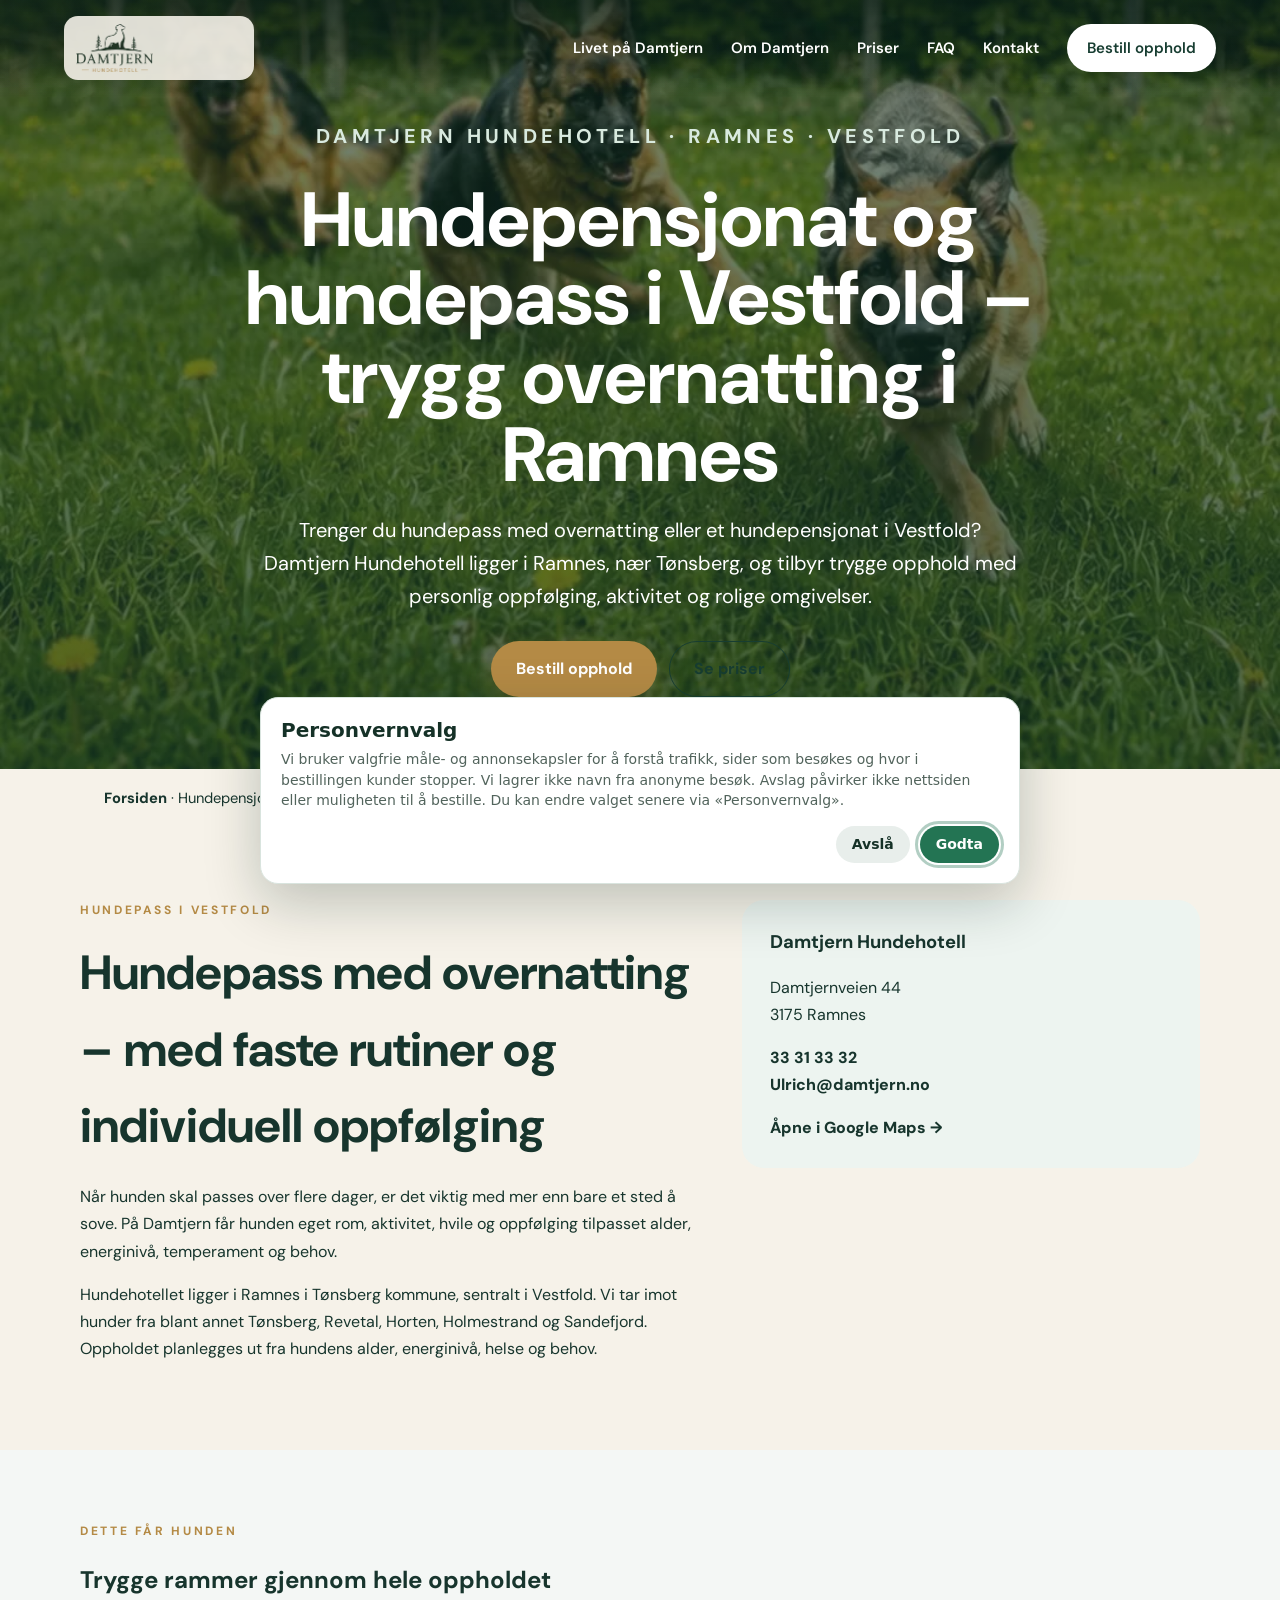
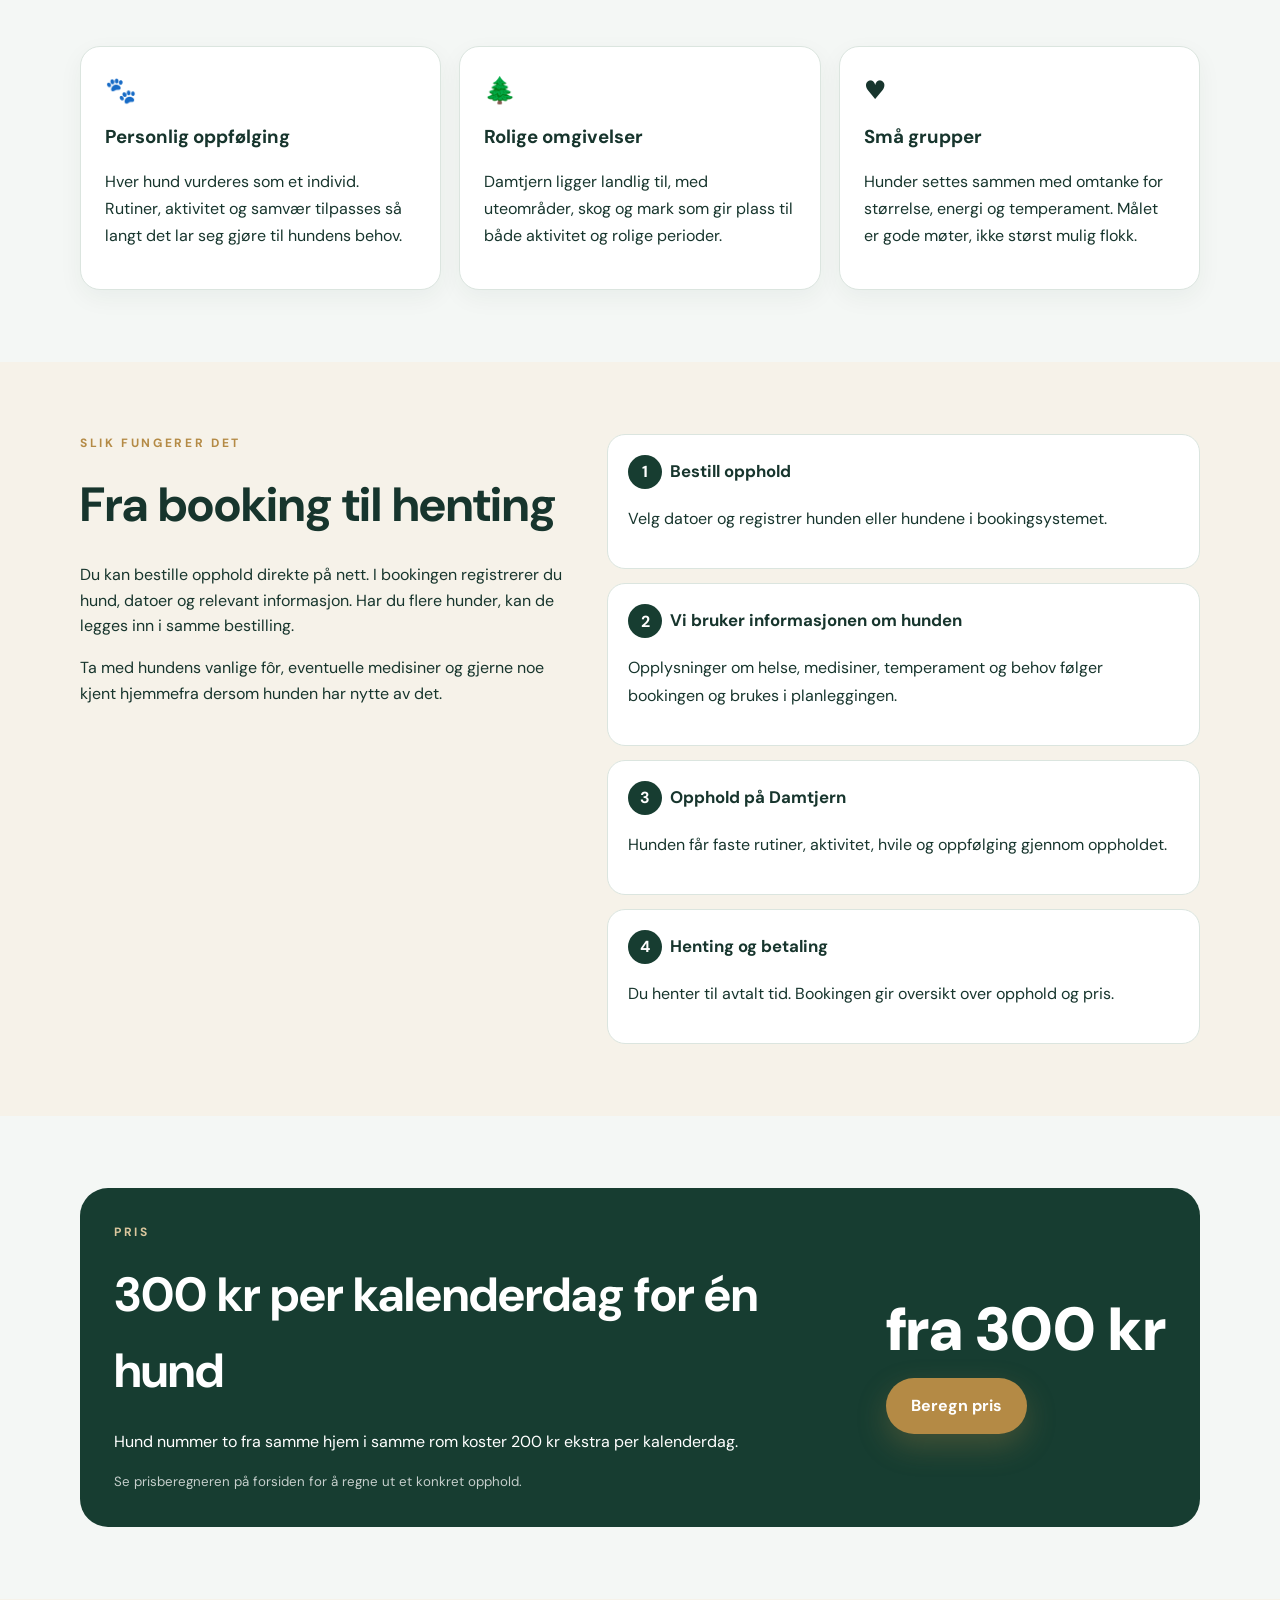
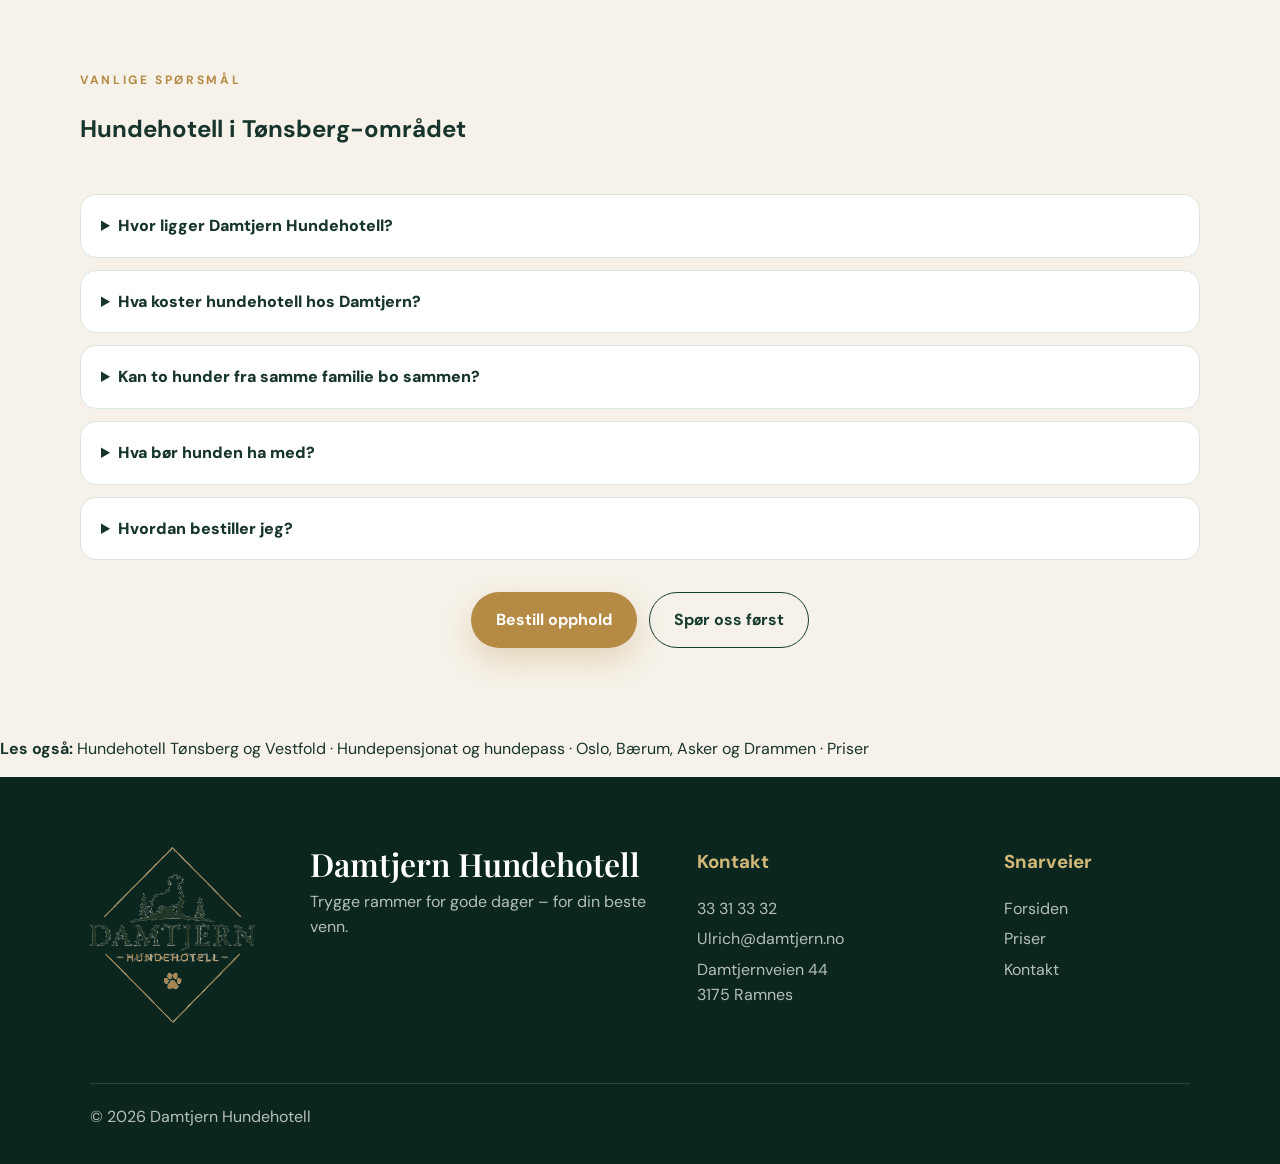
<file: hundepensjonat-hundepass-vestfold/index.html>
<!doctype html>
<html lang="nb">
<head>
  <meta charset="utf-8">
  <meta name="viewport" content="width=device-width, initial-scale=1">
  <title>Hundepensjonat og hundepass i Vestfold | Damtjern Hundehotell</title>
  <meta name="description" content="Hundepensjonat og hundepass i Vestfold. Aktive og sosiale dager med turer, lek, stort inngjerdet lekeområde og eget rom. 300 kr per kalenderdag.">
  <meta name="theme-color" content="#173d31">
  <meta name="robots" content="index, follow, max-image-preview:large">
  <link rel="canonical" href="https://damtjern.no/hundepensjonat-hundepass-vestfold/">
  <meta property="og:title" content="Hundepensjonat og hundepass i Vestfold | Damtjern">
  <meta property="og:description" content="Trygg hundepass og overnatting i Ramnes, nær Tønsberg – med personlig oppfølging, små grupper og rolige omgivelser.">
  <meta property="og:type" content="website">
  <meta property="og:url" content="https://damtjern.no/hundepensjonat-hundepass-vestfold/">
  <meta property="og:site_name" content="Damtjern Hundehotell">
  <meta property="og:locale" content="nb_NO">
  <meta property="og:image" content="https://damtjern.no/assets/hero-fallback.webp">
  <meta property="og:image:alt" content="Hunder i rolige omgivelser hos Damtjern Hundehotell">
  <meta name="twitter:card" content="summary_large_image">
  <link rel="icon" href="data:image/svg+xml,<svg xmlns=%22http://www.w3.org/2000/svg%22 viewBox=%220 0 100 100%22><text y=%22.9em%22 font-size=%2290%22>🐾</text></svg>">
  <link rel="preload" href="/assets/hero-fallback.webp" as="image">
  <link rel="stylesheet" href="/styles.css">
  <script src="/tracking.js"></script>
  <script type="application/ld+json">
  {
    "@context": "https://schema.org",
    "@graph": [
      {
        "@type": "LocalBusiness",
        "@id": "https://damtjern.no/#virksomhet",
        "name": "Damtjern Hundehotell",
        "url": "https://damtjern.no/",
        "image": "https://damtjern.no/assets/hero-fallback.webp",
        "logo": "https://damtjern.no/assets/logo-horizontal.png",
        "description": "Trygg og omsorgsfull hundepass og overnatting i rolige omgivelser i Ramnes, nær Tønsberg i Vestfold.",
        "telephone": "+47 33 31 33 32",
        "email": "Ulrich@damtjern.no",
        "priceRange": "300 NOK per kalenderdag",
        "address": {
          "@type": "PostalAddress",
          "streetAddress": "Damtjernveien 44",
          "postalCode": "3175",
          "addressLocality": "Ramnes",
          "addressRegion": "Vestfold",
          "addressCountry": "NO"
        },
        "areaServed": ["Ramnes", "Tønsberg", "Revetal", "Horten", "Holmestrand", "Sandefjord", "Vestfold"]
      },
      {
        "@type": "BreadcrumbList",
        "itemListElement": [
          {"@type":"ListItem","position":1,"name":"Damtjern Hundehotell","item":"https://damtjern.no/"},
          {"@type":"ListItem","position":2,"name":"Hundehotell Tønsberg og Vestfold","item":"https://damtjern.no/hundehotell-tonsberg-vestfold/"}
        ]
      }
    ]
  }
  </script>
  <script type="application/ld+json">{"@context":"https://schema.org","@type":"FAQPage","mainEntity":[{"@type":"Question","name":"Hvor ligger Damtjern Hundehotell?","acceptedAnswer":{"@type":"Answer","text":"Damtjern Hundehotell ligger i Damtjernveien 44, 3175 Ramnes, i Tønsberg kommune i Vestfold."}},{"@type":"Question","name":"Hva koster hundehotell hos Damtjern?","acceptedAnswer":{"@type":"Answer","text":"Én hund koster 300 kr per kalenderdag. Hund nummer to fra samme hjem i samme rom koster 200 kr ekstra per kalenderdag."}},{"@type":"Question","name":"Kan to hunder fra samme familie bo sammen?","acceptedAnswer":{"@type":"Answer","text":"Ja. To hunder fra samme hjem kan bo på samme rom."}},{"@type":"Question","name":"Hvordan bestiller jeg opphold?","acceptedAnswer":{"@type":"Answer","text":"Opphold bestilles på nett i Damtjern Hundehotells bookingsystem."}}]}</script>
  <style>
    .local-hero{position:relative;min-height:560px;display:grid;place-items:center;background:linear-gradient(rgba(16,48,38,.56),rgba(16,48,38,.72)),url('/assets/hero-fallback.webp') center/cover no-repeat;color:#fff;padding:120px 24px 72px;text-align:center}
    .local-hero-inner{width:min(860px,100%)}.local-hero h1{font-size:clamp(2.3rem,6vw,4.8rem);line-height:1.02;margin:12px 0 20px}.local-hero p{font-size:clamp(1rem,2vw,1.25rem);line-height:1.65;max-width:760px;margin:0 auto 28px}.local-hero .eyebrow{color:#d9eadf}.local-cta-row{display:flex;justify-content:center;gap:12px;flex-wrap:wrap}
    .local-section{padding:72px 24px}.local-wrap{width:min(1120px,100%);margin:0 auto}.local-intro{display:grid;grid-template-columns:1.15fr .85fr;gap:42px;align-items:start}.local-intro h2,.local-grid h2,.local-steps h2,.local-price h2{font-size:clamp(2rem,4vw,3rem);margin:0 0 18px}.local-intro p,.local-card p,.local-step p,.local-price p,.local-faq p{line-height:1.7}.local-note{background:#edf4f0;border-radius:22px;padding:28px}.local-note strong{display:block;font-size:1.15rem;margin-bottom:8px}.local-note a{font-weight:800}
    .local-grid{display:grid;grid-template-columns:repeat(3,1fr);gap:18px}.local-card{background:#fff;border:1px solid #dbe5df;border-radius:20px;padding:24px;box-shadow:0 8px 24px rgba(20,50,39,.05)}.local-card h3{margin:10px 0 8px}.local-card span{font-size:1.6rem}.local-soft{background:#f4f7f5}.local-steps{display:grid;grid-template-columns:.9fr 1.1fr;gap:42px;align-items:start}.local-step-list{display:grid;gap:14px}.local-step{background:#fff;border:1px solid #dbe5df;border-radius:18px;padding:20px}.local-step b{display:inline-grid;place-items:center;width:34px;height:34px;border-radius:999px;background:#173d31;color:#fff;margin-right:8px}.local-step strong{font-size:1.05rem}
    .local-price{background:#173d31;color:#fff;border-radius:28px;padding:34px;display:grid;grid-template-columns:1fr auto;gap:28px;align-items:center}.local-price .price-main{font-size:clamp(2.2rem,5vw,3.8rem);font-weight:900;white-space:nowrap}.local-price small{display:block;opacity:.75;margin-top:6px}.local-price a{justify-self:end}.local-faq{display:grid;gap:12px}.local-faq details{background:#fff;border:1px solid #dbe5df;border-radius:16px;padding:18px 20px}.local-faq summary{font-weight:850;cursor:pointer}.local-faq p{margin:12px 0 0}.breadcrumb{width:min(1120px,100%);margin:0 auto;padding:18px 24px;font-size:.92rem}.breadcrumb a{font-weight:750}
    @media(max-width:800px){.local-hero{min-height:500px;padding-top:100px}.local-intro,.local-steps,.local-price{grid-template-columns:1fr}.local-grid{grid-template-columns:1fr}.local-price a{justify-self:start}.local-section{padding:52px 20px}}
  </style>
</head>
<body>
  <a class="skip-link" href="#innhold">Hopp til innhold</a>
  <header class="site-header" id="toppen">
    <a href="/" class="brand" aria-label="Damtjern Hundehotell – forsiden"><img src="/assets/logo-horizontal.png" alt="Damtjern Hundehotell"></a>
    <button class="menu-toggle" aria-expanded="false" aria-controls="main-nav" aria-label="Åpne meny"><span></span><span></span><span></span></button>
    <nav id="main-nav" class="main-nav" aria-label="Hovedmeny">
      <a href="/#livet">Livet på Damtjern</a><a href="/#om">Om Damtjern</a><a href="/#priser">Priser</a><a href="/#faq">FAQ</a><a href="/#kontakt">Kontakt</a>
      <a class="nav-cta" href="https://damtjern-os.onrender.com/bestill" target="_blank" rel="noopener noreferrer">Bestill opphold</a>
    </nav>
  </header>
  <main id="innhold">
    <section class="local-hero"><div class="local-hero-inner">
      <p class="eyebrow">Damtjern Hundehotell · Ramnes · Vestfold</p>
      <h1>Hundepensjonat og hundepass i Vestfold – trygg overnatting i Ramnes</h1>
      <p>Trenger du hundepass med overnatting eller et hundepensjonat i Vestfold? Damtjern Hundehotell ligger i Ramnes, nær Tønsberg, og tilbyr trygge opphold med personlig oppfølging, aktivitet og rolige omgivelser.</p>
      <div class="local-cta-row"><a class="button button-primary" href="https://damtjern-os.onrender.com/bestill" target="_blank" rel="noopener noreferrer">Bestill opphold</a><a class="button button-outline" href="/#priser">Se priser</a></div>
    </div></section>
    <div class="breadcrumb"><a href="/">Forsiden</a> · Hundepensjonat og hundepass i Vestfold</div>
    <section class="local-section"><div class="local-wrap local-intro"><div>
      <p class="eyebrow">Hundepass i Vestfold</p>
      <h2>Hundepass med overnatting – med faste rutiner og individuell oppfølging</h2>
      <p>Når hunden skal passes over flere dager, er det viktig med mer enn bare et sted å sove. På Damtjern får hunden eget rom, aktivitet, hvile og oppfølging tilpasset alder, energinivå, temperament og behov.</p>
      <p>Hundehotellet ligger i Ramnes i Tønsberg kommune, sentralt i Vestfold. Vi tar imot hunder fra blant annet Tønsberg, Revetal, Horten, Holmestrand og Sandefjord. Oppholdet planlegges ut fra hundens alder, energinivå, helse og behov.</p>
    </div><aside class="local-note">
      <strong>Damtjern Hundehotell</strong><p>Damtjernveien 44<br>3175 Ramnes</p><p><a href="tel:+4733313332">33 31 33 32</a><br><a href="mailto:Ulrich@damtjern.no">Ulrich@damtjern.no</a></p><a href="https://www.google.com/maps/search/?api=1&query=Damtjernveien+44,+3175+Ramnes" target="_blank" rel="noopener">Åpne i Google Maps →</a>
    </aside></div></section>
    <section class="local-section local-soft"><div class="local-wrap"><div class="section-heading"><p class="eyebrow">Dette får hunden</p><h2>Trygge rammer gjennom hele oppholdet</h2></div><div class="local-grid">
      <article class="local-card"><span>🐾</span><h3>Personlig oppfølging</h3><p>Hver hund vurderes som et individ. Rutiner, aktivitet og samvær tilpasses så langt det lar seg gjøre til hundens behov.</p></article>
      <article class="local-card"><span>🌲</span><h3>Rolige omgivelser</h3><p>Damtjern ligger landlig til, med uteområder, skog og mark som gir plass til både aktivitet og rolige perioder.</p></article>
      <article class="local-card"><span>♥</span><h3>Små grupper</h3><p>Hunder settes sammen med omtanke for størrelse, energi og temperament. Målet er gode møter, ikke størst mulig flokk.</p></article>
    </div></div></section>
    <section class="local-section"><div class="local-wrap local-steps"><div><p class="eyebrow">Slik fungerer det</p><h2>Fra booking til henting</h2><p>Du kan bestille opphold direkte på nett. I bookingen registrerer du hund, datoer og relevant informasjon. Har du flere hunder, kan de legges inn i samme bestilling.</p><p>Ta med hundens vanlige fôr, eventuelle medisiner og gjerne noe kjent hjemmefra dersom hunden har nytte av det.</p></div><div class="local-step-list">
      <div class="local-step"><b>1</b><strong>Bestill opphold</strong><p>Velg datoer og registrer hunden eller hundene i bookingsystemet.</p></div>
      <div class="local-step"><b>2</b><strong>Vi bruker informasjonen om hunden</strong><p>Opplysninger om helse, medisiner, temperament og behov følger bookingen og brukes i planleggingen.</p></div>
      <div class="local-step"><b>3</b><strong>Opphold på Damtjern</strong><p>Hunden får faste rutiner, aktivitet, hvile og oppfølging gjennom oppholdet.</p></div>
      <div class="local-step"><b>4</b><strong>Henting og betaling</strong><p>Du henter til avtalt tid. Bookingen gir oversikt over opphold og pris.</p></div>
    </div></div></section>
    <section class="local-section local-soft"><div class="local-wrap"><div class="local-price"><div><p class="eyebrow light">Pris</p><h2>300 kr per kalenderdag for én hund</h2><p>Hund nummer to fra samme hjem i samme rom koster 200 kr ekstra per kalenderdag.</p><small>Se prisberegneren på forsiden for å regne ut et konkret opphold.</small></div><div><div class="price-main">fra 300 kr</div><a class="button button-primary" href="/#priser">Beregn pris</a></div></div></div></section>
    <section class="local-section"><div class="local-wrap"><div class="section-heading"><p class="eyebrow">Vanlige spørsmål</p><h2>Hundehotell i Tønsberg-området</h2></div><div class="local-faq">
      <details><summary>Hvor ligger Damtjern Hundehotell?</summary><p>Hundehotellet ligger i Damtjernveien 44, 3175 Ramnes, i Tønsberg kommune i Vestfold.</p></details>
      <details><summary>Hva koster hundehotell hos Damtjern?</summary><p>Én hund koster 300 kr per kalenderdag. Hund nummer to fra samme hjem i samme rom koster 200 kr ekstra per kalenderdag.</p></details>
      <details><summary>Kan to hunder fra samme familie bo sammen?</summary><p>Ja. To hunder fra samme hjem kan bo på samme rom. Hund nummer to koster 200 kr ekstra per kalenderdag.</p></details>
      <details><summary>Hva bør hunden ha med?</summary><p>Ta med hundens vanlige fôr, eventuelle medisiner og gjerne et teppe eller noe annet kjent dersom det gjør oppholdet tryggere.</p></details>
      <details><summary>Hvordan bestiller jeg?</summary><p>Trykk på «Bestill opphold» og velg datoer. Bookingsystemet lar deg registrere både nye og eksisterende hunder og flere hunder i samme bestilling.</p></details>
    </div><div class="local-cta-row" style="margin-top:32px"><a class="button button-primary" href="https://damtjern-os.onrender.com/bestill" target="_blank" rel="noopener noreferrer">Bestill opphold</a><a class="button button-outline" href="/#kontakt">Spør oss først</a></div></div></section>
  <p class="seo-links"><strong>Les også:</strong> <a href="/hundehotell-tonsberg-vestfold/">Hundehotell Tønsberg og Vestfold</a> · <a href="/hundepensjonat-hundepass-vestfold/">Hundepensjonat og hundepass</a> · <a href="/hundehotell-oslo-asker-drammen/">Oslo, Bærum, Asker og Drammen</a> · <a href="/priser/">Priser</a></p>
</main>
  <footer class="footer"><img src="/assets/logo-main.png" alt="Damtjern Hundehotell"><div><h2>Damtjern Hundehotell</h2><p>Trygge rammer for gode dager – for din beste venn.</p></div><div><h3>Kontakt</h3><a href="tel:+4733313332">33 31 33 32</a><a href="mailto:Ulrich@damtjern.no">Ulrich@damtjern.no</a><p>Damtjernveien 44<br>3175 Ramnes</p></div><div><h3>Snarveier</h3><a href="/">Forsiden</a><a href="/priser/">Priser</a><a href="/#kontakt">Kontakt</a></div><p class="copyright">© <span id="year"></span> Damtjern Hundehotell</p></footer>
  <script src="/script.js" defer></script>
</body>
</html>
</file>
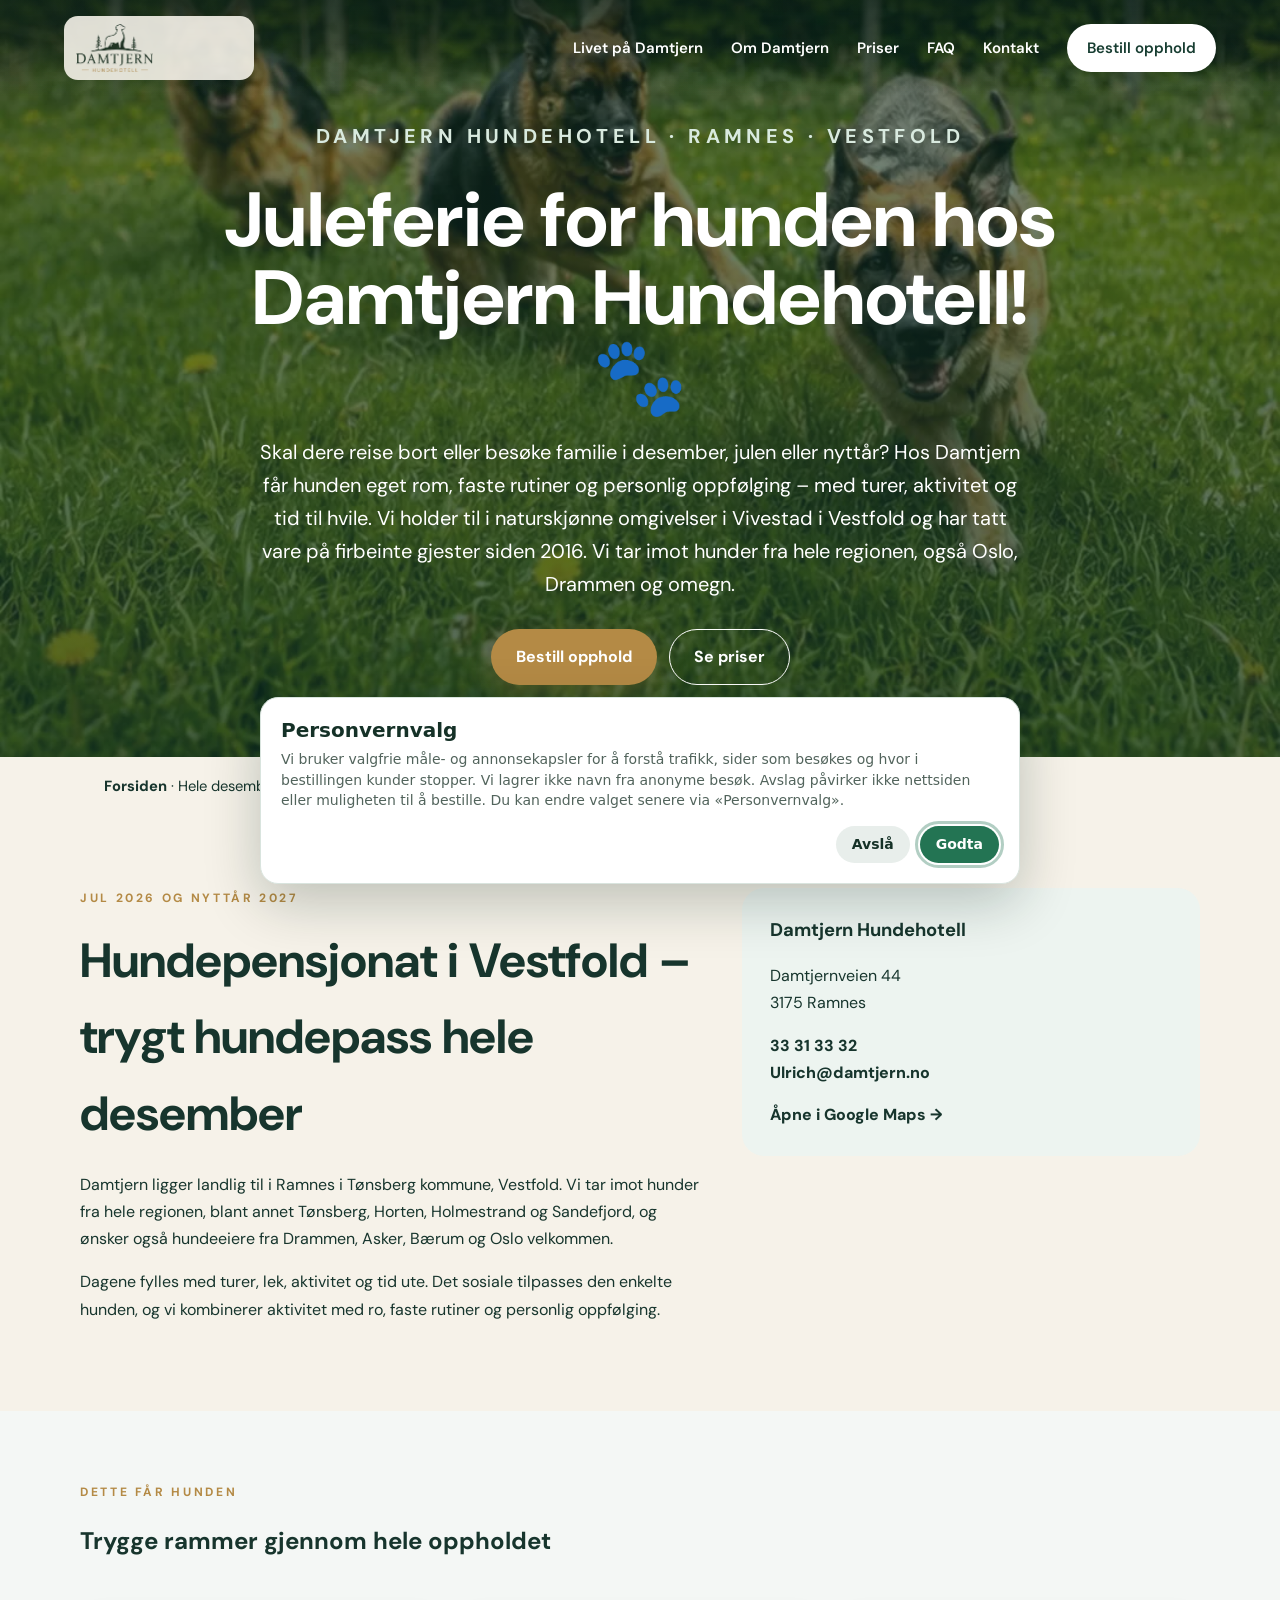
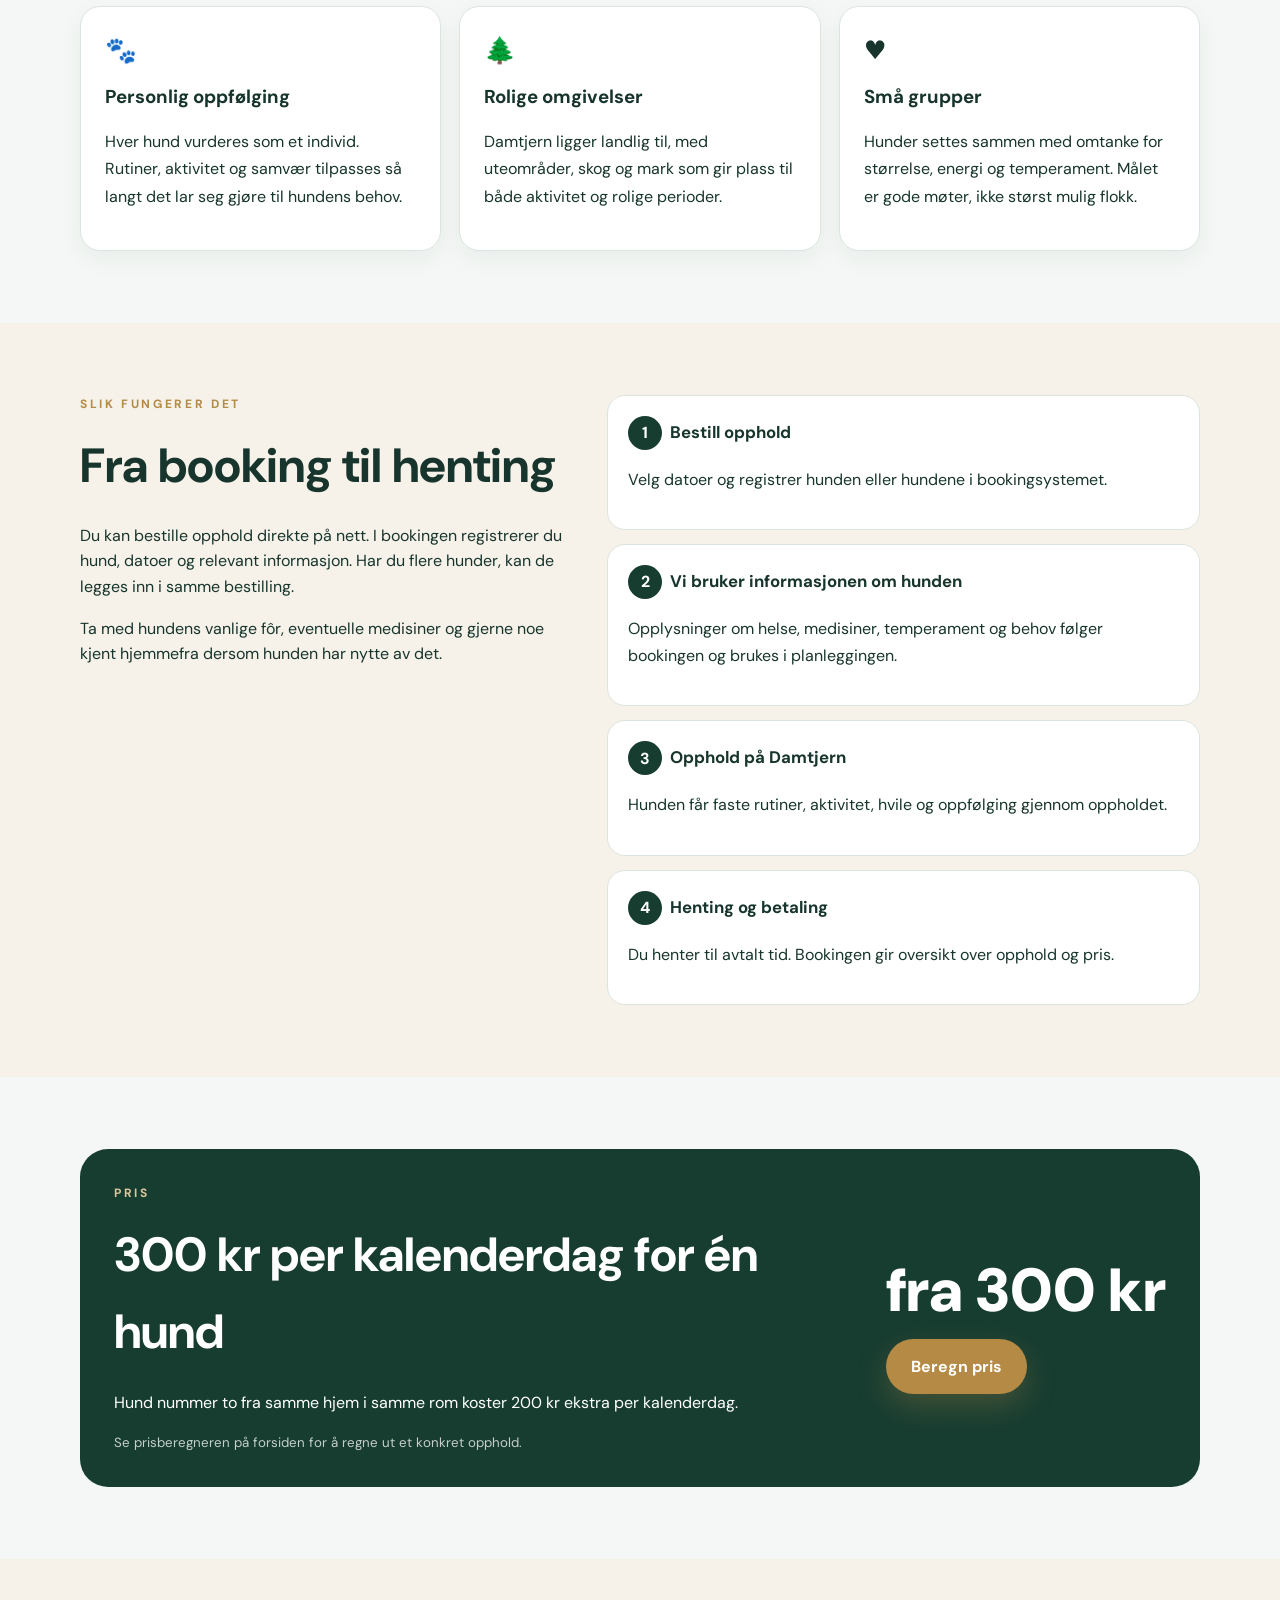
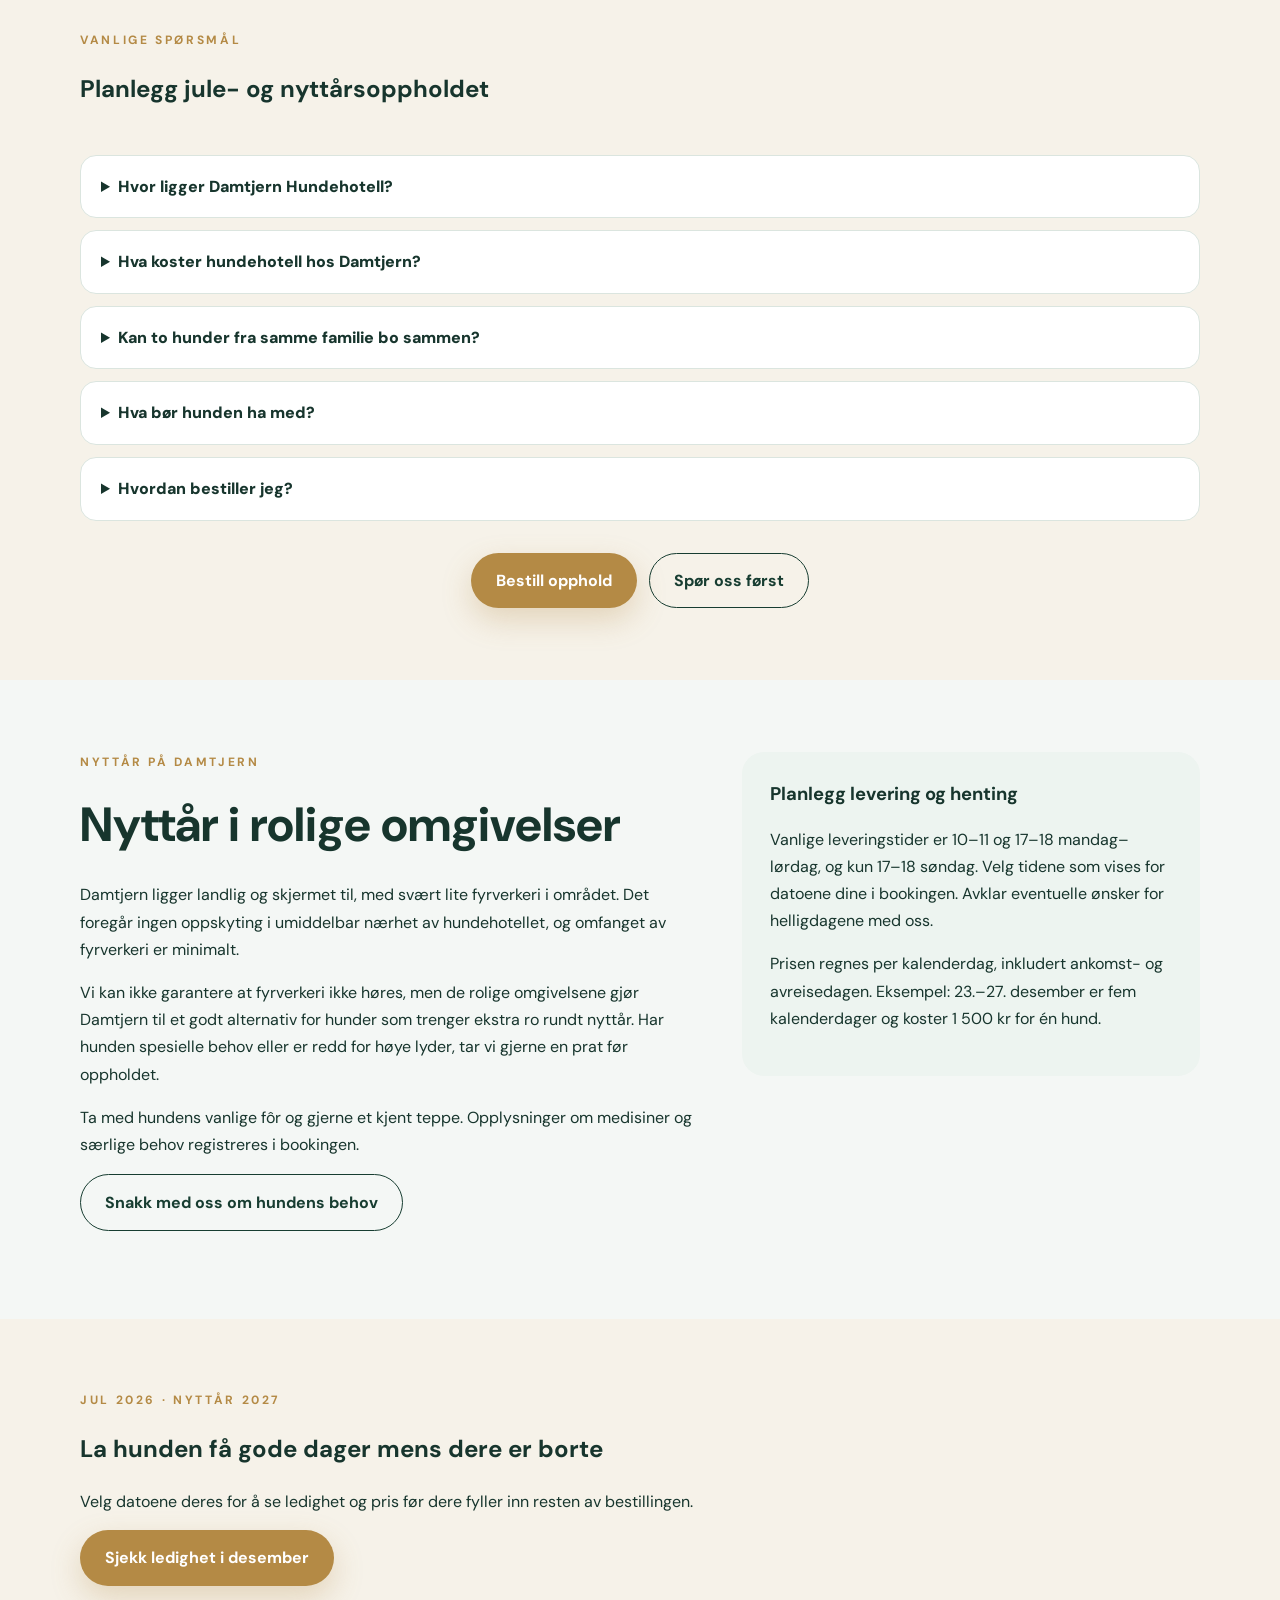
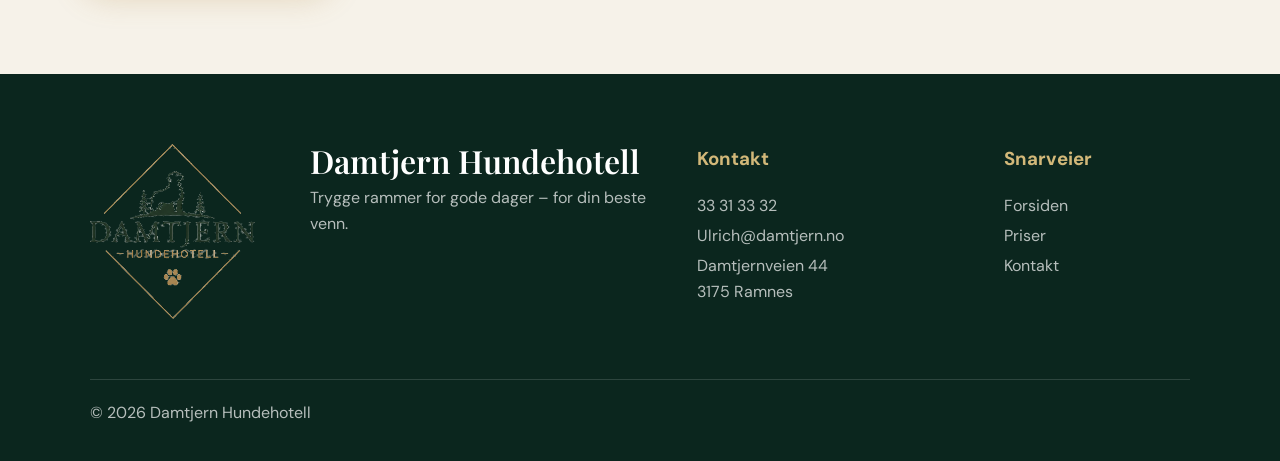
<file: jul-og-nyttar/index.html>
<!doctype html>
<html lang="nb">
<head>
  <meta charset="utf-8">
  <meta name="viewport" content="width=device-width, initial-scale=1">
  <title>Hundepensjonat jul og nyttår 2026 | Hundepass i Vestfold – Damtjern</title>
  <meta name="description" content="Hundepensjonat og hundepass i Vestfold hele desember 2026, jul og nyttår. Damtjern Hundehotell i Ramnes ved Tønsberg. Eget rom, faste rutiner og personlig oppfølging. Se ledighet og pris fra 300 kr per kalenderdag.">
  <meta name="theme-color" content="#173d31">
  <meta name="robots" content="index, follow, max-image-preview:large">
  <link rel="canonical" href="https://damtjern.no/jul-og-nyttar/">
  <meta property="og:title" content="Hundepass hele desember, jul og nyttår | Damtjern Hundehotell">
  <meta property="og:description" content="Trygg hundepass og overnatting i Ramnes, nær Tønsberg – med personlig oppfølging, små grupper og rolige omgivelser.">
  <meta property="og:type" content="website">
  <meta property="og:url" content="https://damtjern.no/jul-og-nyttar/">
  <meta property="og:site_name" content="Damtjern Hundehotell">
  <meta property="og:locale" content="nb_NO">
  <meta property="og:image" content="https://damtjern.no/assets/hero-fallback.webp">
  <meta property="og:image:alt" content="Hunder i rolige omgivelser hos Damtjern Hundehotell">
  <meta name="twitter:card" content="summary_large_image">
  <link rel="icon" href="data:image/svg+xml,<svg xmlns=%22http://www.w3.org/2000/svg%22 viewBox=%220 0 100 100%22><text y=%22.9em%22 font-size=%2290%22>🐾</text></svg>">
  <link rel="preload" href="/assets/hero-fallback.webp" as="image">
  <link rel="stylesheet" href="/styles.css">
  <script src="/tracking.js"></script>
  <script type="application/ld+json">
  {
    "@context": "https://schema.org",
    "@graph": [
      {
        "@type": "LocalBusiness",
        "@id": "https://damtjern.no/#virksomhet",
        "name": "Damtjern Hundehotell",
        "url": "https://damtjern.no/",
        "image": "https://damtjern.no/assets/hero-fallback.webp",
        "logo": "https://damtjern.no/assets/logo-horizontal.png",
        "description": "Trygg og omsorgsfull hundepass og overnatting i rolige omgivelser i Ramnes, nær Tønsberg i Vestfold.",
        "telephone": "+47 33 31 33 32",
        "email": "Ulrich@damtjern.no",
        "priceRange": "300 NOK per kalenderdag",
        "address": {
          "@type": "PostalAddress",
          "streetAddress": "Damtjernveien 44",
          "postalCode": "3175",
          "addressLocality": "Ramnes",
          "addressRegion": "Vestfold",
          "addressCountry": "NO"
        },
        "areaServed": ["Ramnes", "Tønsberg", "Revetal", "Horten", "Holmestrand", "Sandefjord", "Vestfold"]
      },
      {
        "@type": "BreadcrumbList",
        "itemListElement": [
          {"@type":"ListItem","position":1,"name":"Damtjern Hundehotell","item":"https://damtjern.no/"},
          {"@type":"ListItem","position":2,"name":"Jul og nyttår","item":"https://damtjern.no/jul-og-nyttar/"}
        ]
      }
    ]
  }
  </script>
  <script type="application/ld+json">{"@context":"https://schema.org","@type":"FAQPage","mainEntity":[{"@type":"Question","name":"Hvor ligger Damtjern Hundehotell?","acceptedAnswer":{"@type":"Answer","text":"Damtjern Hundehotell ligger i Damtjernveien 44, 3175 Ramnes, i Tønsberg kommune i Vestfold."}},{"@type":"Question","name":"Hva koster hundehotell hos Damtjern?","acceptedAnswer":{"@type":"Answer","text":"Én hund koster 300 kr per kalenderdag. Hund nummer to fra samme hjem i samme rom koster 200 kr ekstra per kalenderdag."}},{"@type":"Question","name":"Kan to hunder fra samme familie bo sammen?","acceptedAnswer":{"@type":"Answer","text":"Ja. To hunder fra samme hjem kan bo på samme rom."}},{"@type":"Question","name":"Hvordan bestiller jeg opphold?","acceptedAnswer":{"@type":"Answer","text":"Opphold bestilles på nett i Damtjern Hundehotells bookingsystem."}}]}</script>
  <style>
    .local-hero{position:relative;min-height:560px;display:grid;place-items:center;background:linear-gradient(rgba(16,48,38,.56),rgba(16,48,38,.72)),url('/assets/hero-fallback.webp') center/cover no-repeat;color:#fff;padding:120px 24px 72px;text-align:center}
    .local-hero-inner{width:min(860px,100%)}.local-hero h1{font-size:clamp(2.3rem,6vw,4.8rem);line-height:1.02;margin:12px 0 20px}.local-hero p{font-size:clamp(1rem,2vw,1.25rem);line-height:1.65;max-width:760px;margin:0 auto 28px}.local-hero .eyebrow{color:#d9eadf}.local-hero .button-outline{border-color:#fff;color:#fff}.local-hero .button-outline:hover{background:#fff;color:#173d31}.local-cta-row{display:flex;justify-content:center;gap:12px;flex-wrap:wrap}
    .local-section{padding:72px 24px}.local-wrap{width:min(1120px,100%);margin:0 auto}.local-intro{display:grid;grid-template-columns:1.15fr .85fr;gap:42px;align-items:start}.local-intro h2,.local-grid h2,.local-steps h2,.local-price h2{font-size:clamp(2rem,4vw,3rem);margin:0 0 18px}.local-intro p,.local-card p,.local-step p,.local-price p,.local-faq p{line-height:1.7}.local-note{background:#edf4f0;border-radius:22px;padding:28px}.local-note strong{display:block;font-size:1.15rem;margin-bottom:8px}.local-note a{font-weight:800}
    .local-grid{display:grid;grid-template-columns:repeat(3,1fr);gap:18px}.local-card{background:#fff;border:1px solid #dbe5df;border-radius:20px;padding:24px;box-shadow:0 8px 24px rgba(20,50,39,.05)}.local-card h3{margin:10px 0 8px}.local-card span{font-size:1.6rem}.local-soft{background:#f4f7f5}.local-steps{display:grid;grid-template-columns:.9fr 1.1fr;gap:42px;align-items:start}.local-step-list{display:grid;gap:14px}.local-step{background:#fff;border:1px solid #dbe5df;border-radius:18px;padding:20px}.local-step b{display:inline-grid;place-items:center;width:34px;height:34px;border-radius:999px;background:#173d31;color:#fff;margin-right:8px}.local-step strong{font-size:1.05rem}
    .local-price{background:#173d31;color:#fff;border-radius:28px;padding:34px;display:grid;grid-template-columns:1fr auto;gap:28px;align-items:center}.local-price .price-main{font-size:clamp(2.2rem,5vw,3.8rem);font-weight:900;white-space:nowrap}.local-price small{display:block;opacity:.75;margin-top:6px}.local-price a{justify-self:end}.local-faq{display:grid;gap:12px}.local-faq details{background:#fff;border:1px solid #dbe5df;border-radius:16px;padding:18px 20px}.local-faq summary{font-weight:850;cursor:pointer}.local-faq p{margin:12px 0 0}.breadcrumb{width:min(1120px,100%);margin:0 auto;padding:18px 24px;font-size:.92rem}.breadcrumb a{font-weight:750}
    @media(max-width:800px){.local-hero{min-height:500px;padding-top:100px}.local-intro,.local-steps,.local-price{grid-template-columns:1fr}.local-grid{grid-template-columns:1fr}.local-price a{justify-self:start}.local-section{padding:52px 20px}}
  </style>
</head>
<body>
  <a class="skip-link" href="#innhold">Hopp til innhold</a>
  <header class="site-header" id="toppen">
    <a href="/" class="brand" aria-label="Damtjern Hundehotell – forsiden"><img src="/assets/logo-horizontal.png" alt="Damtjern Hundehotell"></a>
    <button class="menu-toggle" aria-expanded="false" aria-controls="main-nav" aria-label="Åpne meny"><span></span><span></span><span></span></button>
    <nav id="main-nav" class="main-nav" aria-label="Hovedmeny">
      <a href="/#livet">Livet på Damtjern</a><a href="/#om">Om Damtjern</a><a href="/priser/">Priser</a><a href="/#faq">FAQ</a><a href="/#kontakt">Kontakt</a>
      <a class="nav-cta" href="https://damtjern-os.onrender.com/bestill" target="_blank" rel="noopener noreferrer">Bestill opphold</a>
    </nav>
  </header>
  <main id="innhold">
    <section class="local-hero"><div class="local-hero-inner">
      <p class="eyebrow">Damtjern Hundehotell · Ramnes · Vestfold</p>
      <h1>Juleferie for hunden hos Damtjern Hundehotell! 🐾</h1>
      <p>Skal dere reise bort eller besøke familie i desember, julen eller nyttår? Hos Damtjern får hunden eget rom, faste rutiner og personlig oppfølging – med turer, aktivitet og tid til hvile. Vi holder til i naturskjønne omgivelser i Vivestad i Vestfold og har tatt vare på firbeinte gjester siden 2016. Vi tar imot hunder fra hele regionen, også Oslo, Drammen og omegn.</p>
      <div class="local-cta-row"><a class="button button-primary" href="https://damtjern-os.onrender.com/bestill" target="_blank" rel="noopener noreferrer">Bestill opphold</a><a class="button button-outline" href="/priser/">Se priser</a></div>
    </div></section>
    <div class="breadcrumb"><a href="/">Forsiden</a> · Hele desember 2026, jul og nyttår 2027</div>
    <section class="local-section"><div class="local-wrap local-intro"><div>
      <p class="eyebrow">Jul 2026 og nyttår 2027</p><h2>Hundepensjonat i Vestfold – trygt hundepass hele desember</h2>
      <p>Damtjern ligger landlig til i Ramnes i Tønsberg kommune, Vestfold. Vi tar imot hunder fra hele regionen, blant annet Tønsberg, Horten, Holmestrand og Sandefjord, og ønsker også hundeeiere fra Drammen, Asker, Bærum og Oslo velkommen.</p>
      <p>Dagene fylles med turer, lek, aktivitet og tid ute. Det sosiale tilpasses den enkelte hunden, og vi kombinerer aktivitet med ro, faste rutiner og personlig oppfølging.</p>
    </div><aside class="local-note">
      <strong>Damtjern Hundehotell</strong><p>Damtjernveien 44<br>3175 Ramnes</p><p><a href="tel:+4733313332">33 31 33 32</a><br><a href="mailto:Ulrich@damtjern.no">Ulrich@damtjern.no</a></p><a href="https://www.google.com/maps/search/?api=1&query=Damtjernveien+44,+3175+Ramnes" target="_blank" rel="noopener">Åpne i Google Maps →</a>
    </aside></div></section>
    <section class="local-section local-soft"><div class="local-wrap"><div class="section-heading"><p class="eyebrow">Dette får hunden</p><h2>Trygge rammer gjennom hele oppholdet</h2></div><div class="local-grid">
      <article class="local-card"><span>🐾</span><h3>Personlig oppfølging</h3><p>Hver hund vurderes som et individ. Rutiner, aktivitet og samvær tilpasses så langt det lar seg gjøre til hundens behov.</p></article>
      <article class="local-card"><span>🌲</span><h3>Rolige omgivelser</h3><p>Damtjern ligger landlig til, med uteområder, skog og mark som gir plass til både aktivitet og rolige perioder.</p></article>
      <article class="local-card"><span>♥</span><h3>Små grupper</h3><p>Hunder settes sammen med omtanke for størrelse, energi og temperament. Målet er gode møter, ikke størst mulig flokk.</p></article>
    </div></div></section>
    <section class="local-section"><div class="local-wrap local-steps"><div><p class="eyebrow">Slik fungerer det</p><h2>Fra booking til henting</h2><p>Du kan bestille opphold direkte på nett. I bookingen registrerer du hund, datoer og relevant informasjon. Har du flere hunder, kan de legges inn i samme bestilling.</p><p>Ta med hundens vanlige fôr, eventuelle medisiner og gjerne noe kjent hjemmefra dersom hunden har nytte av det.</p></div><div class="local-step-list">
      <div class="local-step"><b>1</b><strong>Bestill opphold</strong><p>Velg datoer og registrer hunden eller hundene i bookingsystemet.</p></div>
      <div class="local-step"><b>2</b><strong>Vi bruker informasjonen om hunden</strong><p>Opplysninger om helse, medisiner, temperament og behov følger bookingen og brukes i planleggingen.</p></div>
      <div class="local-step"><b>3</b><strong>Opphold på Damtjern</strong><p>Hunden får faste rutiner, aktivitet, hvile og oppfølging gjennom oppholdet.</p></div>
      <div class="local-step"><b>4</b><strong>Henting og betaling</strong><p>Du henter til avtalt tid. Bookingen gir oversikt over opphold og pris.</p></div>
    </div></div></section>
    <section class="local-section local-soft"><div class="local-wrap"><div class="local-price"><div><p class="eyebrow light">Pris</p><h2>300 kr per kalenderdag for én hund</h2><p>Hund nummer to fra samme hjem i samme rom koster 200 kr ekstra per kalenderdag.</p><small>Se prisberegneren på forsiden for å regne ut et konkret opphold.</small></div><div><div class="price-main">fra 300 kr</div><a class="button button-primary" href="/priser/">Beregn pris</a></div></div></div></section>
    <section class="local-section"><div class="local-wrap"><div class="section-heading"><p class="eyebrow">Vanlige spørsmål</p><h2>Planlegg jule- og nyttårsoppholdet</h2></div><div class="local-faq">
      <details><summary>Hvor ligger Damtjern Hundehotell?</summary><p>Hundehotellet ligger i Damtjernveien 44, 3175 Ramnes, i Tønsberg kommune i Vestfold.</p></details>
      <details><summary>Hva koster hundehotell hos Damtjern?</summary><p>Én hund koster 300 kr per kalenderdag. Hund nummer to fra samme hjem i samme rom koster 200 kr ekstra per kalenderdag.</p></details>
      <details><summary>Kan to hunder fra samme familie bo sammen?</summary><p>Ja. To hunder fra samme hjem kan bo på samme rom. Hund nummer to koster 200 kr ekstra per kalenderdag.</p></details>
      <details><summary>Hva bør hunden ha med?</summary><p>Ta med hundens vanlige fôr, eventuelle medisiner og gjerne et teppe eller noe annet kjent dersom det gjør oppholdet tryggere.</p></details>
      <details><summary>Hvordan bestiller jeg?</summary><p>Trykk på «Bestill opphold» og velg datoer. Bookingsystemet lar deg registrere både nye og eksisterende hunder og flere hunder i samme bestilling.</p></details>
    </div><div class="local-cta-row" style="margin-top:32px"><a class="button button-primary" href="https://damtjern-os.onrender.com/bestill" target="_blank" rel="noopener noreferrer">Bestill opphold</a><a class="button button-outline" href="/#kontakt">Spør oss først</a></div></div></section>
  
<section class="local-section local-soft"><div class="local-wrap local-intro"><div>
<p class="eyebrow">Nyttår på Damtjern</p>
<h2>Nyttår i rolige omgivelser</h2>
<p>Damtjern ligger landlig og skjermet til, med svært lite fyrverkeri i området. Det foregår ingen oppskyting i umiddelbar nærhet av hundehotellet, og omfanget av fyrverkeri er minimalt.</p>
<p>Vi kan ikke garantere at fyrverkeri ikke høres, men de rolige omgivelsene gjør Damtjern til et godt alternativ for hunder som trenger ekstra ro rundt nyttår. Har hunden spesielle behov eller er redd for høye lyder, tar vi gjerne en prat før oppholdet.</p>
<p>Ta med hundens vanlige fôr og gjerne et kjent teppe. Opplysninger om medisiner og særlige behov registreres i bookingen.</p>
<p><a class="button button-outline" href="/#kontakt">Snakk med oss om hundens behov</a></p>
</div><aside class="local-note"><strong>Planlegg levering og henting</strong><p>Vanlige leveringstider er 10–11 og 17–18 mandag–lørdag, og kun 17–18 søndag. Velg tidene som vises for datoene dine i bookingen. Avklar eventuelle ønsker for helligdagene med oss.</p><p>Prisen regnes per kalenderdag, inkludert ankomst- og avreisedagen. Eksempel: 23.–27. desember er fem kalenderdager og koster 1 500 kr for én hund.</p></aside></div></section>
<section class="local-section"><div class="local-wrap">
<p class="eyebrow">Jul 2026 · Nyttår 2027</p>
<h2>La hunden få gode dager mens dere er borte</h2>
<p>Velg datoene deres for å se ledighet og pris før dere fyller inn resten av bestillingen.</p>
<p><a class="button button-primary" href="https://damtjern-os.onrender.com/bestill" target="_blank" rel="noopener noreferrer">Sjekk ledighet i desember</a></p>
</div></section>
</main>
  <footer class="footer"><img src="/assets/logo-main.png" alt="Damtjern Hundehotell"><div><h2>Damtjern Hundehotell</h2><p>Trygge rammer for gode dager – for din beste venn.</p></div><div><h3>Kontakt</h3><a href="tel:+4733313332">33 31 33 32</a><a href="mailto:Ulrich@damtjern.no">Ulrich@damtjern.no</a><p>Damtjernveien 44<br>3175 Ramnes</p></div><div><h3>Snarveier</h3><a href="/">Forsiden</a><a href="/priser/">Priser</a><a href="/#kontakt">Kontakt</a></div><p class="copyright">© <span id="year"></span> Damtjern Hundehotell</p></footer>
  <script src="/script.js" defer></script>
</body>
</html>
</file>
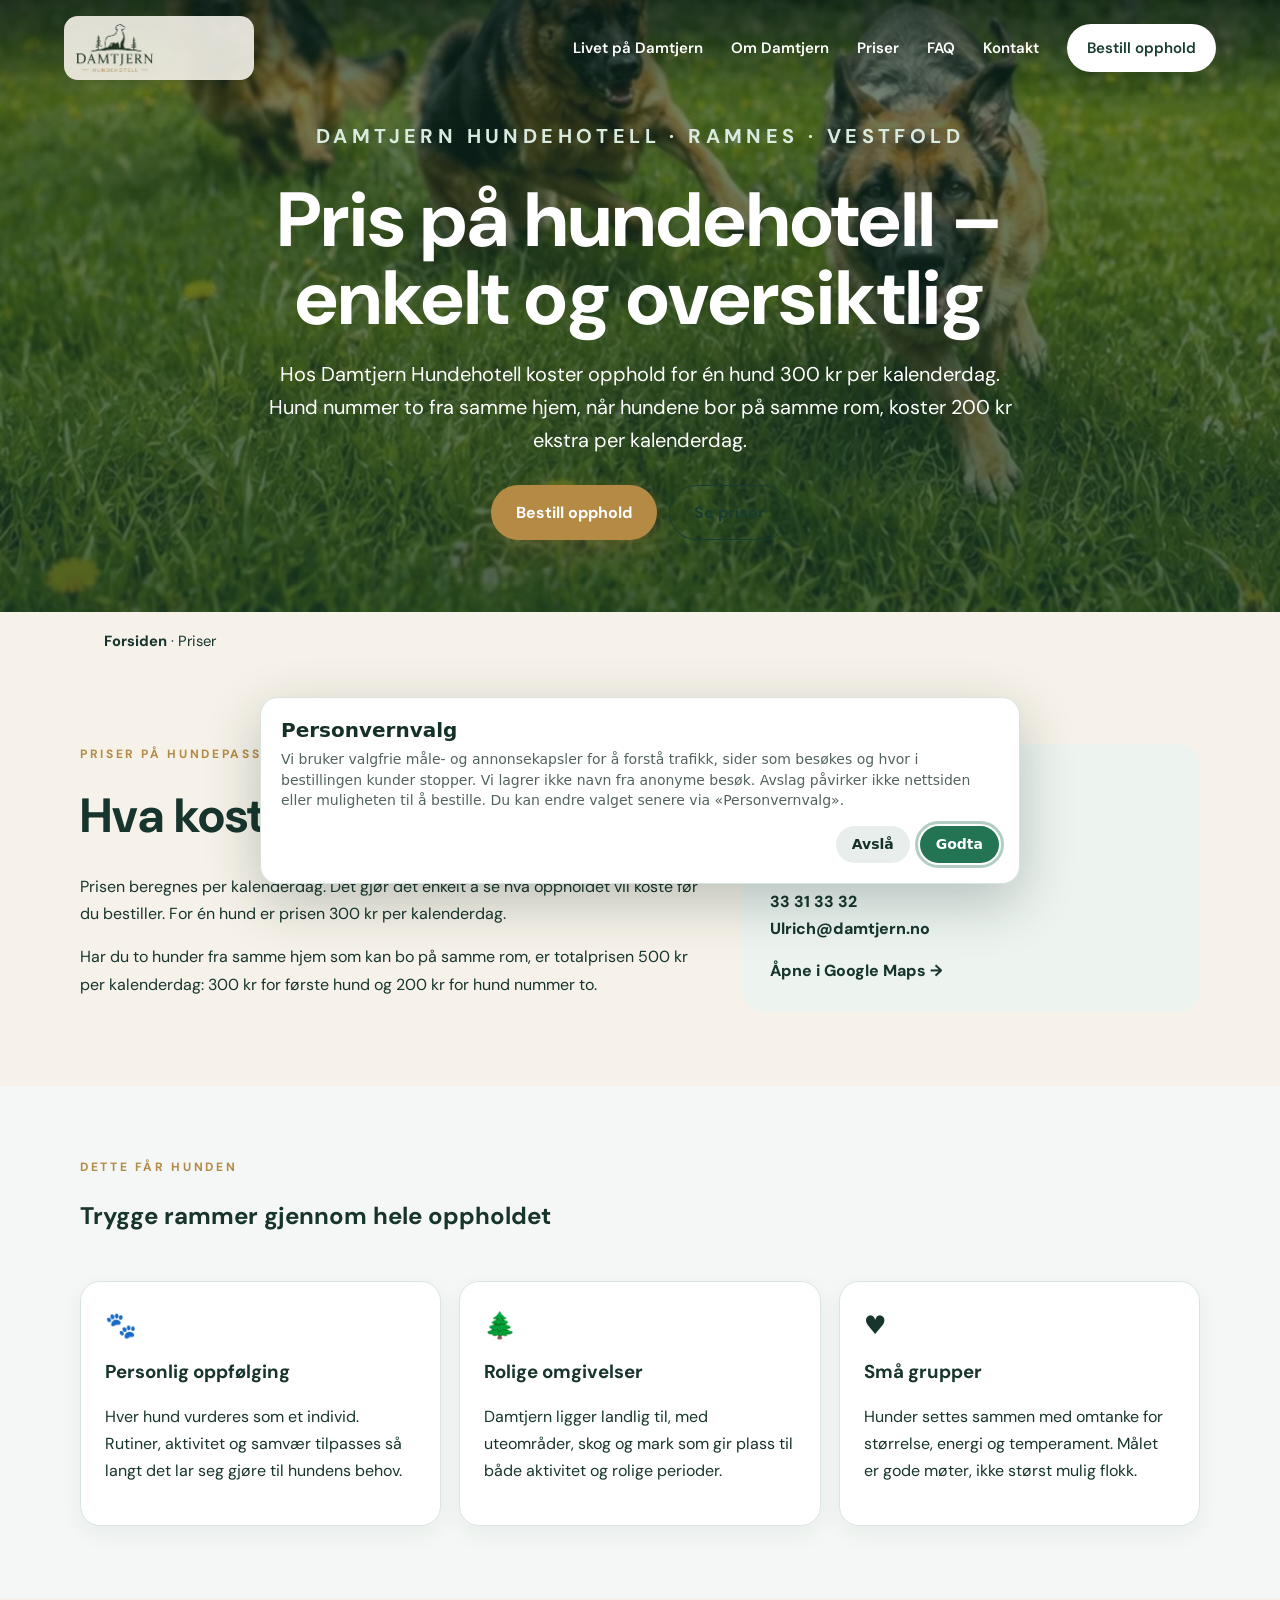
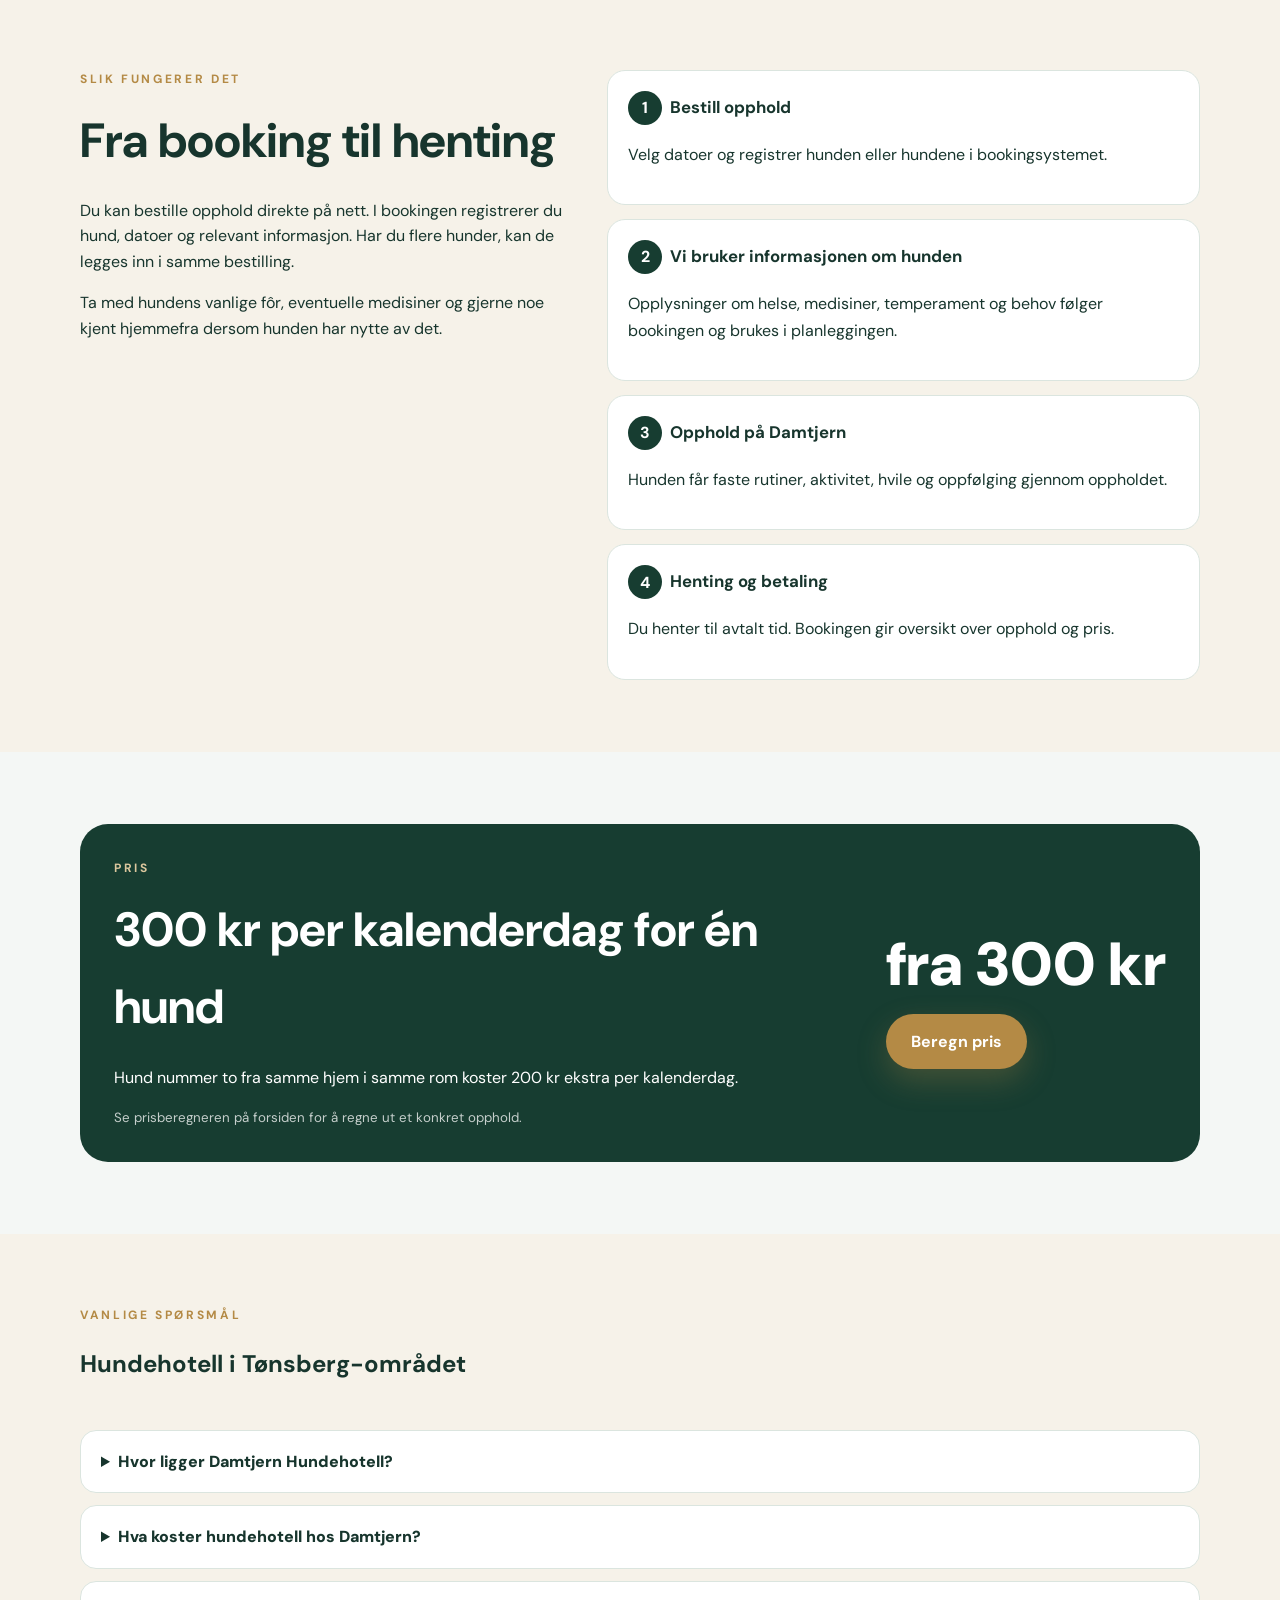
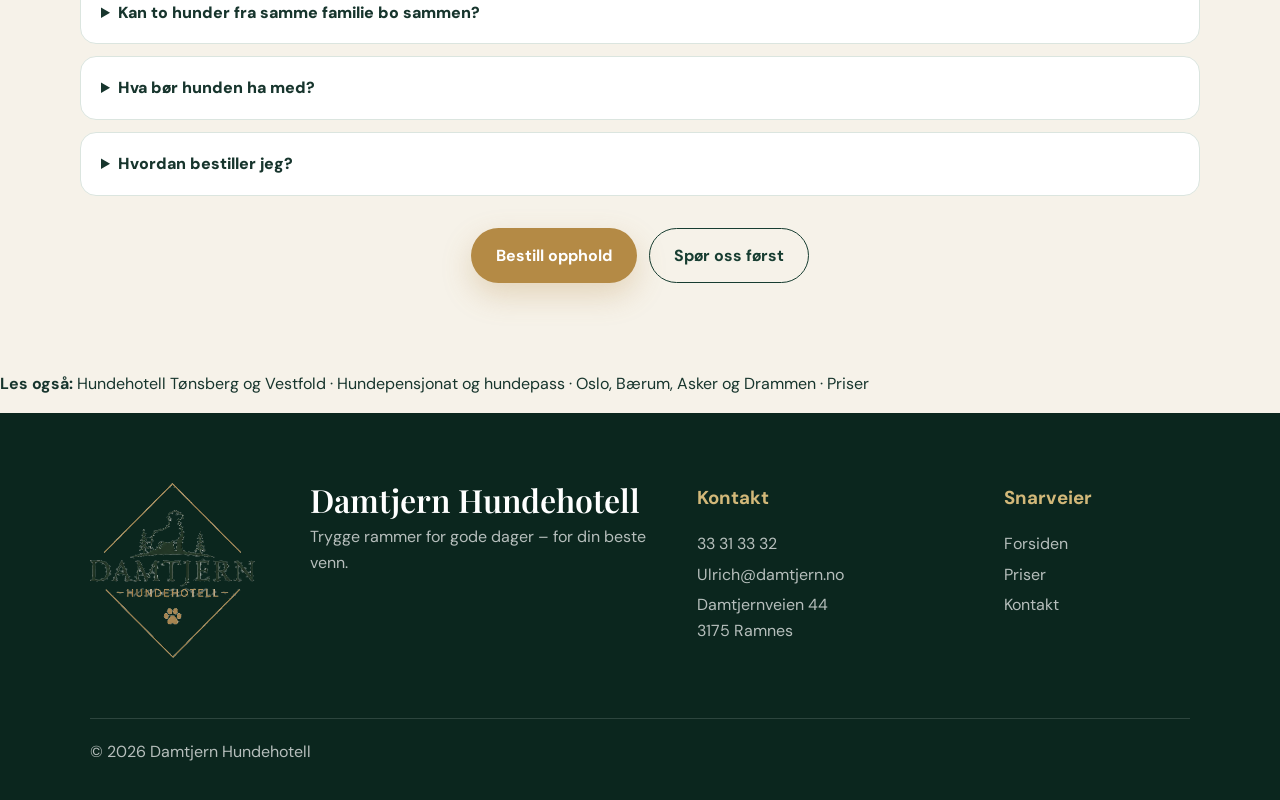
<file: priser/index.html>
<!doctype html>
<html lang="nb">
<head>
  <meta charset="utf-8">
  <meta name="viewport" content="width=device-width, initial-scale=1">
  <title>Hva koster hundehotell? 300 kr per dag | Damtjern</title>
  <meta name="description" content="Hva koster hundehotell? Hos Damtjern koster opphold 300 kr per kalenderdag. Hund nummer to fra samme hjem i samme rom: 200 kr ekstra per dag.">
  <meta name="theme-color" content="#173d31">
  <meta name="robots" content="index, follow, max-image-preview:large">
  <link rel="canonical" href="https://damtjern.no/priser/">
  <meta property="og:title" content="Priser | Damtjern Hundehotell">
  <meta property="og:description" content="Trygg hundepass og overnatting i Ramnes, nær Tønsberg – med personlig oppfølging, små grupper og rolige omgivelser.">
  <meta property="og:type" content="website">
  <meta property="og:url" content="https://damtjern.no/priser/">
  <meta property="og:site_name" content="Damtjern Hundehotell">
  <meta property="og:locale" content="nb_NO">
  <meta property="og:image" content="https://damtjern.no/assets/hero-fallback.webp">
  <meta property="og:image:alt" content="Hunder i rolige omgivelser hos Damtjern Hundehotell">
  <meta name="twitter:card" content="summary_large_image">
  <link rel="icon" href="data:image/svg+xml,<svg xmlns=%22http://www.w3.org/2000/svg%22 viewBox=%220 0 100 100%22><text y=%22.9em%22 font-size=%2290%22>🐾</text></svg>">
  <link rel="preload" href="/assets/hero-fallback.webp" as="image">
  <link rel="stylesheet" href="/styles.css">
  <script src="/tracking.js"></script>
  <script type="application/ld+json">
  {
    "@context": "https://schema.org",
    "@graph": [
      {
        "@type": "LocalBusiness",
        "@id": "https://damtjern.no/#virksomhet",
        "name": "Damtjern Hundehotell",
        "url": "https://damtjern.no/",
        "image": "https://damtjern.no/assets/hero-fallback.webp",
        "logo": "https://damtjern.no/assets/logo-horizontal.png",
        "description": "Trygg og omsorgsfull hundepass og overnatting i rolige omgivelser i Ramnes, nær Tønsberg i Vestfold.",
        "telephone": "+47 33 31 33 32",
        "email": "Ulrich@damtjern.no",
        "priceRange": "300 NOK per kalenderdag",
        "address": {
          "@type": "PostalAddress",
          "streetAddress": "Damtjernveien 44",
          "postalCode": "3175",
          "addressLocality": "Ramnes",
          "addressRegion": "Vestfold",
          "addressCountry": "NO"
        },
        "areaServed": ["Ramnes", "Tønsberg", "Revetal", "Horten", "Holmestrand", "Sandefjord", "Vestfold"]
      },
      {
        "@type": "BreadcrumbList",
        "itemListElement": [
          {"@type":"ListItem","position":1,"name":"Damtjern Hundehotell","item":"https://damtjern.no/"},
          {"@type":"ListItem","position":2,"name":"Hundehotell Tønsberg og Vestfold","item":"https://damtjern.no/hundehotell-tonsberg-vestfold/"}
        ]
      }
    ]
  }
  </script>
  <script type="application/ld+json">{"@context":"https://schema.org","@type":"FAQPage","mainEntity":[{"@type":"Question","name":"Hvor ligger Damtjern Hundehotell?","acceptedAnswer":{"@type":"Answer","text":"Damtjern Hundehotell ligger i Damtjernveien 44, 3175 Ramnes, i Tønsberg kommune i Vestfold."}},{"@type":"Question","name":"Hva koster hundehotell hos Damtjern?","acceptedAnswer":{"@type":"Answer","text":"Én hund koster 300 kr per kalenderdag. Hund nummer to fra samme hjem i samme rom koster 200 kr ekstra per kalenderdag."}},{"@type":"Question","name":"Kan to hunder fra samme familie bo sammen?","acceptedAnswer":{"@type":"Answer","text":"Ja. To hunder fra samme hjem kan bo på samme rom."}},{"@type":"Question","name":"Hvordan bestiller jeg opphold?","acceptedAnswer":{"@type":"Answer","text":"Opphold bestilles på nett i Damtjern Hundehotells bookingsystem."}}]}</script>
  <style>
    .local-hero{position:relative;min-height:560px;display:grid;place-items:center;background:linear-gradient(rgba(16,48,38,.56),rgba(16,48,38,.72)),url('/assets/hero-fallback.webp') center/cover no-repeat;color:#fff;padding:120px 24px 72px;text-align:center}
    .local-hero-inner{width:min(860px,100%)}.local-hero h1{font-size:clamp(2.3rem,6vw,4.8rem);line-height:1.02;margin:12px 0 20px}.local-hero p{font-size:clamp(1rem,2vw,1.25rem);line-height:1.65;max-width:760px;margin:0 auto 28px}.local-hero .eyebrow{color:#d9eadf}.local-cta-row{display:flex;justify-content:center;gap:12px;flex-wrap:wrap}
    .local-section{padding:72px 24px}.local-wrap{width:min(1120px,100%);margin:0 auto}.local-intro{display:grid;grid-template-columns:1.15fr .85fr;gap:42px;align-items:start}.local-intro h2,.local-grid h2,.local-steps h2,.local-price h2{font-size:clamp(2rem,4vw,3rem);margin:0 0 18px}.local-intro p,.local-card p,.local-step p,.local-price p,.local-faq p{line-height:1.7}.local-note{background:#edf4f0;border-radius:22px;padding:28px}.local-note strong{display:block;font-size:1.15rem;margin-bottom:8px}.local-note a{font-weight:800}
    .local-grid{display:grid;grid-template-columns:repeat(3,1fr);gap:18px}.local-card{background:#fff;border:1px solid #dbe5df;border-radius:20px;padding:24px;box-shadow:0 8px 24px rgba(20,50,39,.05)}.local-card h3{margin:10px 0 8px}.local-card span{font-size:1.6rem}.local-soft{background:#f4f7f5}.local-steps{display:grid;grid-template-columns:.9fr 1.1fr;gap:42px;align-items:start}.local-step-list{display:grid;gap:14px}.local-step{background:#fff;border:1px solid #dbe5df;border-radius:18px;padding:20px}.local-step b{display:inline-grid;place-items:center;width:34px;height:34px;border-radius:999px;background:#173d31;color:#fff;margin-right:8px}.local-step strong{font-size:1.05rem}
    .local-price{background:#173d31;color:#fff;border-radius:28px;padding:34px;display:grid;grid-template-columns:1fr auto;gap:28px;align-items:center}.local-price .price-main{font-size:clamp(2.2rem,5vw,3.8rem);font-weight:900;white-space:nowrap}.local-price small{display:block;opacity:.75;margin-top:6px}.local-price a{justify-self:end}.local-faq{display:grid;gap:12px}.local-faq details{background:#fff;border:1px solid #dbe5df;border-radius:16px;padding:18px 20px}.local-faq summary{font-weight:850;cursor:pointer}.local-faq p{margin:12px 0 0}.breadcrumb{width:min(1120px,100%);margin:0 auto;padding:18px 24px;font-size:.92rem}.breadcrumb a{font-weight:750}
    @media(max-width:800px){.local-hero{min-height:500px;padding-top:100px}.local-intro,.local-steps,.local-price{grid-template-columns:1fr}.local-grid{grid-template-columns:1fr}.local-price a{justify-self:start}.local-section{padding:52px 20px}}
  </style>
</head>
<body>
  <a class="skip-link" href="#innhold">Hopp til innhold</a>
  <header class="site-header" id="toppen">
    <a href="/" class="brand" aria-label="Damtjern Hundehotell – forsiden"><img src="/assets/logo-horizontal.png" alt="Damtjern Hundehotell"></a>
    <button class="menu-toggle" aria-expanded="false" aria-controls="main-nav" aria-label="Åpne meny"><span></span><span></span><span></span></button>
    <nav id="main-nav" class="main-nav" aria-label="Hovedmeny">
      <a href="/#livet">Livet på Damtjern</a><a href="/#om">Om Damtjern</a><a href="/#priser">Priser</a><a href="/#faq">FAQ</a><a href="/#kontakt">Kontakt</a>
      <a class="nav-cta" href="https://damtjern-os.onrender.com/bestill" target="_blank" rel="noopener noreferrer">Bestill opphold</a>
    </nav>
  </header>
  <main id="innhold">
    <section class="local-hero"><div class="local-hero-inner">
      <p class="eyebrow">Damtjern Hundehotell · Ramnes · Vestfold</p>
      <h1>Pris på hundehotell – enkelt og oversiktlig</h1>
      <p>Hos Damtjern Hundehotell koster opphold for én hund 300 kr per kalenderdag. Hund nummer to fra samme hjem, når hundene bor på samme rom, koster 200 kr ekstra per kalenderdag.</p>
      <div class="local-cta-row"><a class="button button-primary" href="https://damtjern-os.onrender.com/bestill" target="_blank" rel="noopener noreferrer">Bestill opphold</a><a class="button button-outline" href="/#priser">Se priser</a></div>
    </div></section>
    <div class="breadcrumb"><a href="/">Forsiden</a> · Priser</div>
    <section class="local-section"><div class="local-wrap local-intro"><div>
      <p class="eyebrow">Priser på hundepass og overnatting</p><h2>Hva koster et opphold?</h2>
      <p>Prisen beregnes per kalenderdag. Det gjør det enkelt å se hva oppholdet vil koste før du bestiller. For én hund er prisen 300 kr per kalenderdag.</p>
      <p>Har du to hunder fra samme hjem som kan bo på samme rom, er totalprisen 500 kr per kalenderdag: 300 kr for første hund og 200 kr for hund nummer to.</p>
    </div><aside class="local-note">
      <strong>Damtjern Hundehotell</strong><p>Damtjernveien 44<br>3175 Ramnes</p><p><a href="tel:+4733313332">33 31 33 32</a><br><a href="mailto:Ulrich@damtjern.no">Ulrich@damtjern.no</a></p><a href="https://www.google.com/maps/search/?api=1&query=Damtjernveien+44,+3175+Ramnes" target="_blank" rel="noopener">Åpne i Google Maps →</a>
    </aside></div></section>
    <section class="local-section local-soft"><div class="local-wrap"><div class="section-heading"><p class="eyebrow">Dette får hunden</p><h2>Trygge rammer gjennom hele oppholdet</h2></div><div class="local-grid">
      <article class="local-card"><span>🐾</span><h3>Personlig oppfølging</h3><p>Hver hund vurderes som et individ. Rutiner, aktivitet og samvær tilpasses så langt det lar seg gjøre til hundens behov.</p></article>
      <article class="local-card"><span>🌲</span><h3>Rolige omgivelser</h3><p>Damtjern ligger landlig til, med uteområder, skog og mark som gir plass til både aktivitet og rolige perioder.</p></article>
      <article class="local-card"><span>♥</span><h3>Små grupper</h3><p>Hunder settes sammen med omtanke for størrelse, energi og temperament. Målet er gode møter, ikke størst mulig flokk.</p></article>
    </div></div></section>
    <section class="local-section"><div class="local-wrap local-steps"><div><p class="eyebrow">Slik fungerer det</p><h2>Fra booking til henting</h2><p>Du kan bestille opphold direkte på nett. I bookingen registrerer du hund, datoer og relevant informasjon. Har du flere hunder, kan de legges inn i samme bestilling.</p><p>Ta med hundens vanlige fôr, eventuelle medisiner og gjerne noe kjent hjemmefra dersom hunden har nytte av det.</p></div><div class="local-step-list">
      <div class="local-step"><b>1</b><strong>Bestill opphold</strong><p>Velg datoer og registrer hunden eller hundene i bookingsystemet.</p></div>
      <div class="local-step"><b>2</b><strong>Vi bruker informasjonen om hunden</strong><p>Opplysninger om helse, medisiner, temperament og behov følger bookingen og brukes i planleggingen.</p></div>
      <div class="local-step"><b>3</b><strong>Opphold på Damtjern</strong><p>Hunden får faste rutiner, aktivitet, hvile og oppfølging gjennom oppholdet.</p></div>
      <div class="local-step"><b>4</b><strong>Henting og betaling</strong><p>Du henter til avtalt tid. Bookingen gir oversikt over opphold og pris.</p></div>
    </div></div></section>
    <section class="local-section local-soft"><div class="local-wrap"><div class="local-price"><div><p class="eyebrow light">Pris</p><h2>300 kr per kalenderdag for én hund</h2><p>Hund nummer to fra samme hjem i samme rom koster 200 kr ekstra per kalenderdag.</p><small>Se prisberegneren på forsiden for å regne ut et konkret opphold.</small></div><div><div class="price-main">fra 300 kr</div><a class="button button-primary" href="/#priser">Beregn pris</a></div></div></div></section>
    <section class="local-section"><div class="local-wrap"><div class="section-heading"><p class="eyebrow">Vanlige spørsmål</p><h2>Hundehotell i Tønsberg-området</h2></div><div class="local-faq">
      <details><summary>Hvor ligger Damtjern Hundehotell?</summary><p>Hundehotellet ligger i Damtjernveien 44, 3175 Ramnes, i Tønsberg kommune i Vestfold.</p></details>
      <details><summary>Hva koster hundehotell hos Damtjern?</summary><p>Én hund koster 300 kr per kalenderdag. Hund nummer to fra samme hjem i samme rom koster 200 kr ekstra per kalenderdag.</p></details>
      <details><summary>Kan to hunder fra samme familie bo sammen?</summary><p>Ja. To hunder fra samme hjem kan bo på samme rom. Hund nummer to koster 200 kr ekstra per kalenderdag.</p></details>
      <details><summary>Hva bør hunden ha med?</summary><p>Ta med hundens vanlige fôr, eventuelle medisiner og gjerne et teppe eller noe annet kjent dersom det gjør oppholdet tryggere.</p></details>
      <details><summary>Hvordan bestiller jeg?</summary><p>Trykk på «Bestill opphold» og velg datoer. Bookingsystemet lar deg registrere både nye og eksisterende hunder og flere hunder i samme bestilling.</p></details>
    </div><div class="local-cta-row" style="margin-top:32px"><a class="button button-primary" href="https://damtjern-os.onrender.com/bestill" target="_blank" rel="noopener noreferrer">Bestill opphold</a><a class="button button-outline" href="/#kontakt">Spør oss først</a></div></div></section>
  <p class="seo-links"><strong>Les også:</strong> <a href="/hundehotell-tonsberg-vestfold/">Hundehotell Tønsberg og Vestfold</a> · <a href="/hundepensjonat-hundepass-vestfold/">Hundepensjonat og hundepass</a> · <a href="/hundehotell-oslo-asker-drammen/">Oslo, Bærum, Asker og Drammen</a> · <a href="/priser/">Priser</a></p>
</main>
  <footer class="footer"><img src="/assets/logo-main.png" alt="Damtjern Hundehotell"><div><h2>Damtjern Hundehotell</h2><p>Trygge rammer for gode dager – for din beste venn.</p></div><div><h3>Kontakt</h3><a href="tel:+4733313332">33 31 33 32</a><a href="mailto:Ulrich@damtjern.no">Ulrich@damtjern.no</a><p>Damtjernveien 44<br>3175 Ramnes</p></div><div><h3>Snarveier</h3><a href="/">Forsiden</a><a href="/priser/">Priser</a><a href="/#kontakt">Kontakt</a></div><p class="copyright">© <span id="year"></span> Damtjern Hundehotell</p></footer>
  <script src="/script.js" defer></script>
</body>
</html>
</file>
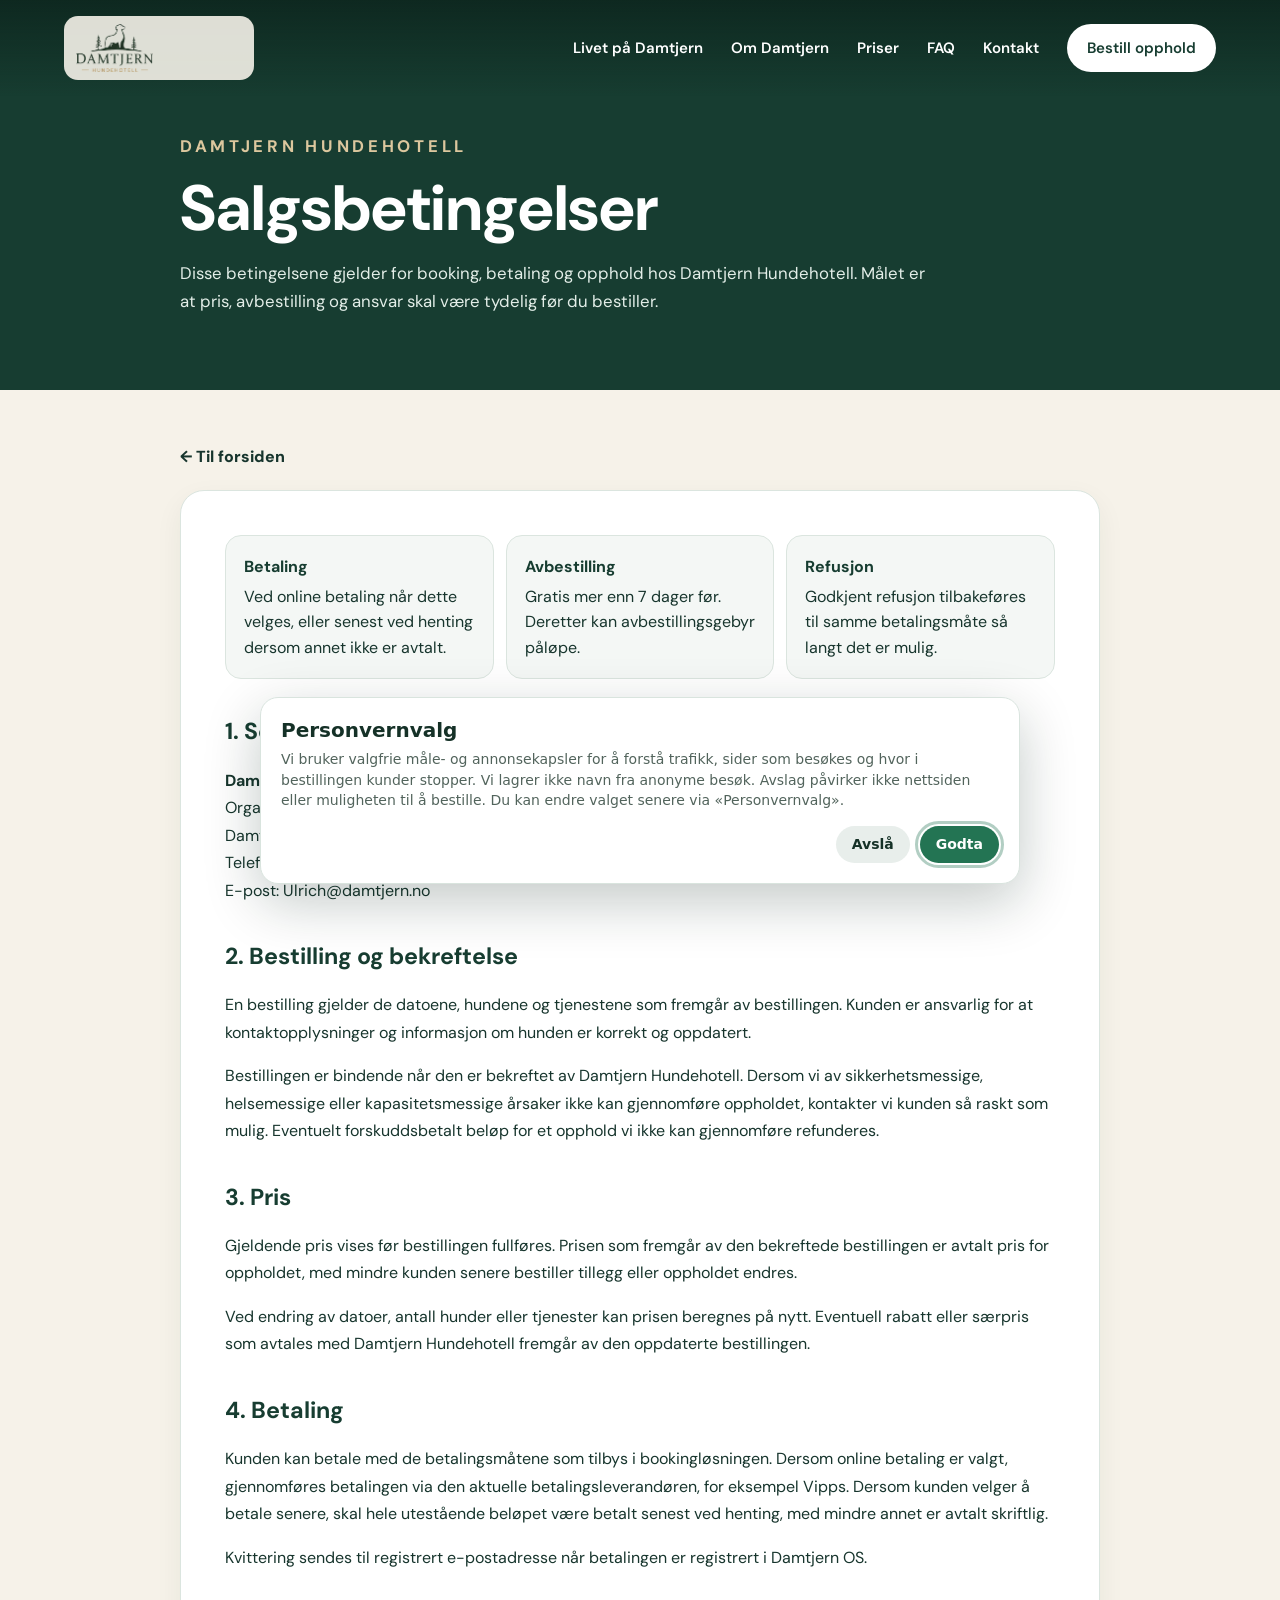
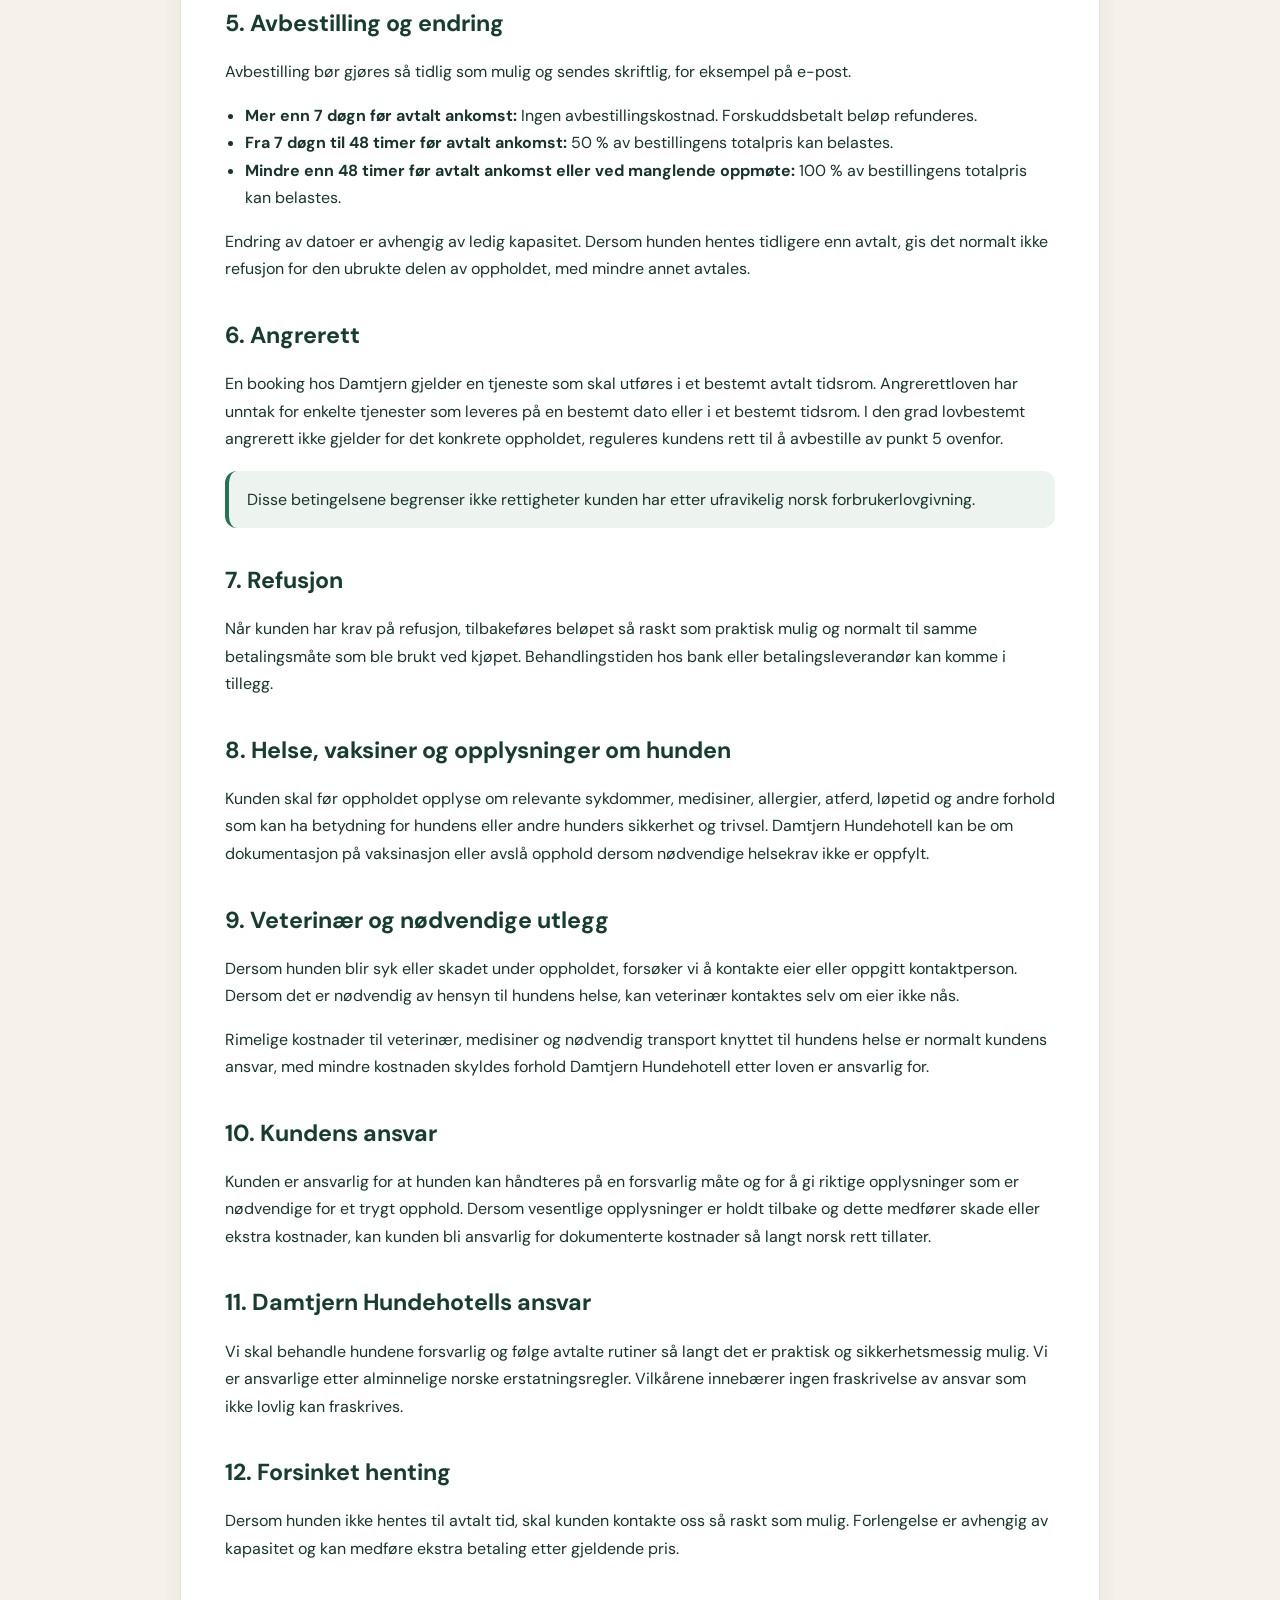
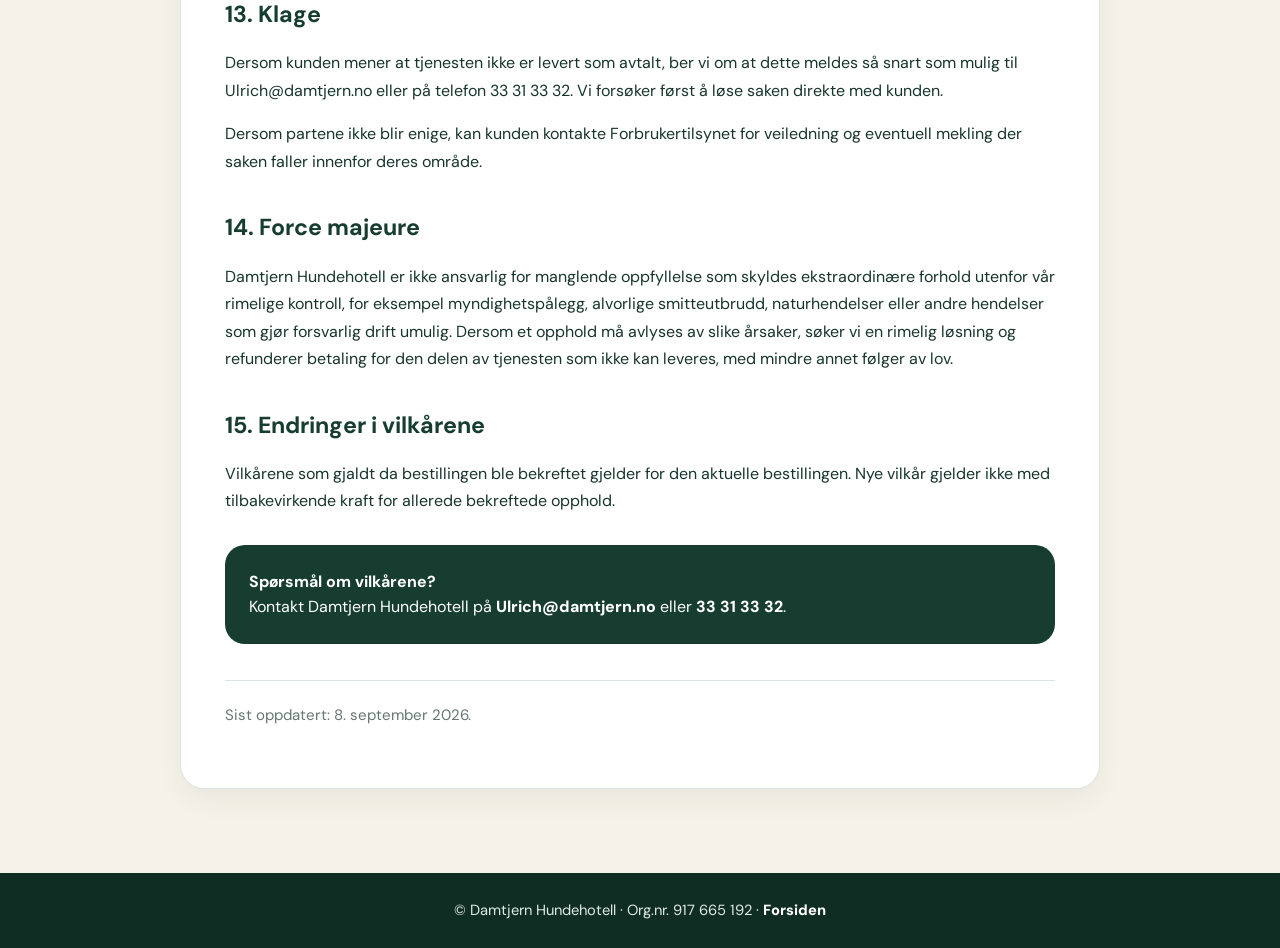
<file: salgsbetingelser/index.html>
<!doctype html>
<html lang="nb">
<head>
  <meta charset="utf-8">
  <meta name="viewport" content="width=device-width, initial-scale=1">
  <title>Salgsbetingelser | Damtjern Hundehotell</title>
  <meta name="description" content="Salgsbetingelser for booking, betaling, avbestilling, refusjon og opphold hos Damtjern Hundehotell i Ramnes.">
  <meta name="theme-color" content="#173d31">
  <meta name="robots" content="index, follow">
  <link rel="canonical" href="https://damtjern.no/salgsbetingelser/">
  <meta property="og:title" content="Salgsbetingelser | Damtjern Hundehotell">
  <meta property="og:description" content="Vilkår for booking, betaling, avbestilling og opphold hos Damtjern Hundehotell.">
  <meta property="og:type" content="website">
  <meta property="og:url" content="https://damtjern.no/salgsbetingelser/">
  <meta property="og:site_name" content="Damtjern Hundehotell">
  <link rel="stylesheet" href="/styles.css">
  <script src="/tracking.js"></script>
  <style>
    .terms-hero{background:#173d31;color:#fff;padding:132px 24px 58px}.terms-wrap{width:min(920px,100%);margin:0 auto}.terms-hero h1{font-size:clamp(2.3rem,5vw,4.3rem);line-height:1.05;margin:10px 0 16px}.terms-hero p{max-width:760px;line-height:1.7;font-size:1.05rem;color:#e3eee8}.terms-main{padding:54px 24px 84px}.terms-card{background:#fff;border:1px solid #dbe5df;border-radius:24px;padding:clamp(24px,5vw,44px);box-shadow:0 10px 28px rgba(20,50,39,.06)}.terms-card h2{font-size:1.45rem;margin:34px 0 10px;color:#173d31}.terms-card h2:first-child{margin-top:0}.terms-card p,.terms-card li{line-height:1.72}.terms-card ul{padding-left:1.25rem}.terms-summary{display:grid;grid-template-columns:repeat(3,1fr);gap:12px;margin:0 0 30px}.terms-summary div{background:#f4f7f5;border:1px solid #dbe5df;border-radius:16px;padding:18px}.terms-summary strong{display:block;color:#173d31;margin-bottom:4px}.terms-note{background:#edf4f0;border-left:4px solid #237453;border-radius:12px;padding:16px 18px;margin:18px 0}.terms-meta{color:#65776f;font-size:.94rem;margin-top:36px;padding-top:22px;border-top:1px solid #dbe5df}.terms-contact{background:#173d31;color:#fff;border-radius:20px;padding:24px;margin-top:30px}.terms-contact a{color:#fff;font-weight:800}.terms-back{display:inline-block;margin-bottom:20px;font-weight:800}.site-footer-simple{padding:26px 24px;background:#102d24;color:#dfeae5;text-align:center;font-size:.92rem}.site-footer-simple a{color:#fff;font-weight:800}
    @media(max-width:760px){.terms-summary{grid-template-columns:1fr}.terms-hero{padding-top:110px}.terms-main{padding:36px 16px 64px}}
  </style>
</head>
<body>
  <a class="skip-link" href="#innhold">Hopp til innhold</a>
  <header class="site-header" id="toppen">
    <a href="/" class="brand" aria-label="Damtjern Hundehotell – forsiden"><img src="/assets/logo-horizontal.png" alt="Damtjern Hundehotell"></a>
    <button class="menu-toggle" aria-expanded="false" aria-controls="main-nav" aria-label="Åpne meny"><span></span><span></span><span></span></button>
    <nav id="main-nav" class="main-nav" aria-label="Hovedmeny">
      <a href="/#livet">Livet på Damtjern</a><a href="/#om">Om Damtjern</a><a href="/#priser">Priser</a><a href="/#faq">FAQ</a><a href="/#kontakt">Kontakt</a>
      <a class="nav-cta" href="https://damtjern-os.onrender.com/bestill" target="_blank" rel="noopener noreferrer">Bestill opphold</a>
    </nav>
  </header>

  <main id="innhold">
    <section class="terms-hero">
      <div class="terms-wrap">
        <p class="eyebrow light">Damtjern Hundehotell</p>
        <h1>Salgsbetingelser</h1>
        <p>Disse betingelsene gjelder for booking, betaling og opphold hos Damtjern Hundehotell. Målet er at pris, avbestilling og ansvar skal være tydelig før du bestiller.</p>
      </div>
    </section>

    <section class="terms-main">
      <div class="terms-wrap">
        <a class="terms-back" href="/">← Til forsiden</a>
        <article class="terms-card">
          <div class="terms-summary" aria-label="Kort oppsummert">
            <div><strong>Betaling</strong><span>Ved online betaling når dette velges, eller senest ved henting dersom annet ikke er avtalt.</span></div>
            <div><strong>Avbestilling</strong><span>Gratis mer enn 7 dager før. Deretter kan avbestillingsgebyr påløpe.</span></div>
            <div><strong>Refusjon</strong><span>Godkjent refusjon tilbakeføres til samme betalingsmåte så langt det er mulig.</span></div>
          </div>

          <h2>1. Selger og kontaktinformasjon</h2>
          <p><strong>Damtjern Hundehotell Ulrich Eineren Aasland</strong><br>Organisasjonsnummer: 917 665 192<br>Damtjernveien 44, 3175 Ramnes<br>Telefon: <a href="tel:+4733313332">33 31 33 32</a><br>E-post: <a href="mailto:Ulrich@damtjern.no">Ulrich@damtjern.no</a></p>

          <h2>2. Bestilling og bekreftelse</h2>
          <p>En bestilling gjelder de datoene, hundene og tjenestene som fremgår av bestillingen. Kunden er ansvarlig for at kontaktopplysninger og informasjon om hunden er korrekt og oppdatert.</p>
          <p>Bestillingen er bindende når den er bekreftet av Damtjern Hundehotell. Dersom vi av sikkerhetsmessige, helsemessige eller kapasitetsmessige årsaker ikke kan gjennomføre oppholdet, kontakter vi kunden så raskt som mulig. Eventuelt forskuddsbetalt beløp for et opphold vi ikke kan gjennomføre refunderes.</p>

          <h2>3. Pris</h2>
          <p>Gjeldende pris vises før bestillingen fullføres. Prisen som fremgår av den bekreftede bestillingen er avtalt pris for oppholdet, med mindre kunden senere bestiller tillegg eller oppholdet endres.</p>
          <p>Ved endring av datoer, antall hunder eller tjenester kan prisen beregnes på nytt. Eventuell rabatt eller særpris som avtales med Damtjern Hundehotell fremgår av den oppdaterte bestillingen.</p>

          <h2>4. Betaling</h2>
          <p>Kunden kan betale med de betalingsmåtene som tilbys i bookingløsningen. Dersom online betaling er valgt, gjennomføres betalingen via den aktuelle betalingsleverandøren, for eksempel Vipps. Dersom kunden velger å betale senere, skal hele utestående beløpet være betalt senest ved henting, med mindre annet er avtalt skriftlig.</p>
          <p>Kvittering sendes til registrert e-postadresse når betalingen er registrert i Damtjern OS.</p>

          <h2>5. Avbestilling og endring</h2>
          <p>Avbestilling bør gjøres så tidlig som mulig og sendes skriftlig, for eksempel på e-post.</p>
          <ul>
            <li><strong>Mer enn 7 døgn før avtalt ankomst:</strong> Ingen avbestillingskostnad. Forskuddsbetalt beløp refunderes.</li>
            <li><strong>Fra 7 døgn til 48 timer før avtalt ankomst:</strong> 50 % av bestillingens totalpris kan belastes.</li>
            <li><strong>Mindre enn 48 timer før avtalt ankomst eller ved manglende oppmøte:</strong> 100 % av bestillingens totalpris kan belastes.</li>
          </ul>
          <p>Endring av datoer er avhengig av ledig kapasitet. Dersom hunden hentes tidligere enn avtalt, gis det normalt ikke refusjon for den ubrukte delen av oppholdet, med mindre annet avtales.</p>

          <h2>6. Angrerett</h2>
          <p>En booking hos Damtjern gjelder en tjeneste som skal utføres i et bestemt avtalt tidsrom. Angrerettloven har unntak for enkelte tjenester som leveres på en bestemt dato eller i et bestemt tidsrom. I den grad lovbestemt angrerett ikke gjelder for det konkrete oppholdet, reguleres kundens rett til å avbestille av punkt 5 ovenfor.</p>
          <div class="terms-note">Disse betingelsene begrenser ikke rettigheter kunden har etter ufravikelig norsk forbrukerlovgivning.</div>

          <h2>7. Refusjon</h2>
          <p>Når kunden har krav på refusjon, tilbakeføres beløpet så raskt som praktisk mulig og normalt til samme betalingsmåte som ble brukt ved kjøpet. Behandlingstiden hos bank eller betalingsleverandør kan komme i tillegg.</p>

          <h2>8. Helse, vaksiner og opplysninger om hunden</h2>
          <p>Kunden skal før oppholdet opplyse om relevante sykdommer, medisiner, allergier, atferd, løpetid og andre forhold som kan ha betydning for hundens eller andre hunders sikkerhet og trivsel. Damtjern Hundehotell kan be om dokumentasjon på vaksinasjon eller avslå opphold dersom nødvendige helsekrav ikke er oppfylt.</p>

          <h2>9. Veterinær og nødvendige utlegg</h2>
          <p>Dersom hunden blir syk eller skadet under oppholdet, forsøker vi å kontakte eier eller oppgitt kontaktperson. Dersom det er nødvendig av hensyn til hundens helse, kan veterinær kontaktes selv om eier ikke nås.</p>
          <p>Rimelige kostnader til veterinær, medisiner og nødvendig transport knyttet til hundens helse er normalt kundens ansvar, med mindre kostnaden skyldes forhold Damtjern Hundehotell etter loven er ansvarlig for.</p>

          <h2>10. Kundens ansvar</h2>
          <p>Kunden er ansvarlig for at hunden kan håndteres på en forsvarlig måte og for å gi riktige opplysninger som er nødvendige for et trygt opphold. Dersom vesentlige opplysninger er holdt tilbake og dette medfører skade eller ekstra kostnader, kan kunden bli ansvarlig for dokumenterte kostnader så langt norsk rett tillater.</p>

          <h2>11. Damtjern Hundehotells ansvar</h2>
          <p>Vi skal behandle hundene forsvarlig og følge avtalte rutiner så langt det er praktisk og sikkerhetsmessig mulig. Vi er ansvarlige etter alminnelige norske erstatningsregler. Vilkårene innebærer ingen fraskrivelse av ansvar som ikke lovlig kan fraskrives.</p>

          <h2>12. Forsinket henting</h2>
          <p>Dersom hunden ikke hentes til avtalt tid, skal kunden kontakte oss så raskt som mulig. Forlengelse er avhengig av kapasitet og kan medføre ekstra betaling etter gjeldende pris.</p>

          <h2>13. Klage</h2>
          <p>Dersom kunden mener at tjenesten ikke er levert som avtalt, ber vi om at dette meldes så snart som mulig til <a href="mailto:Ulrich@damtjern.no">Ulrich@damtjern.no</a> eller på telefon <a href="tel:+4733313332">33 31 33 32</a>. Vi forsøker først å løse saken direkte med kunden.</p>
          <p>Dersom partene ikke blir enige, kan kunden kontakte Forbrukertilsynet for veiledning og eventuell mekling der saken faller innenfor deres område.</p>

          <h2>14. Force majeure</h2>
          <p>Damtjern Hundehotell er ikke ansvarlig for manglende oppfyllelse som skyldes ekstraordinære forhold utenfor vår rimelige kontroll, for eksempel myndighetspålegg, alvorlige smitteutbrudd, naturhendelser eller andre hendelser som gjør forsvarlig drift umulig. Dersom et opphold må avlyses av slike årsaker, søker vi en rimelig løsning og refunderer betaling for den delen av tjenesten som ikke kan leveres, med mindre annet følger av lov.</p>

          <h2>15. Endringer i vilkårene</h2>
          <p>Vilkårene som gjaldt da bestillingen ble bekreftet gjelder for den aktuelle bestillingen. Nye vilkår gjelder ikke med tilbakevirkende kraft for allerede bekreftede opphold.</p>

          <div class="terms-contact">
            <strong>Spørsmål om vilkårene?</strong><br>
            Kontakt Damtjern Hundehotell på <a href="mailto:Ulrich@damtjern.no">Ulrich@damtjern.no</a> eller <a href="tel:+4733313332">33 31 33 32</a>.
          </div>

          <p class="terms-meta">Sist oppdatert: 8. september 2026.</p>
        </article>
      </div>
    </section>
  </main>

  <footer class="site-footer-simple">© Damtjern Hundehotell · Org.nr. 917 665 192 · <a href="/">Forsiden</a></footer>
  <script src="/script.js"></script>
</body>
</html>
</file>
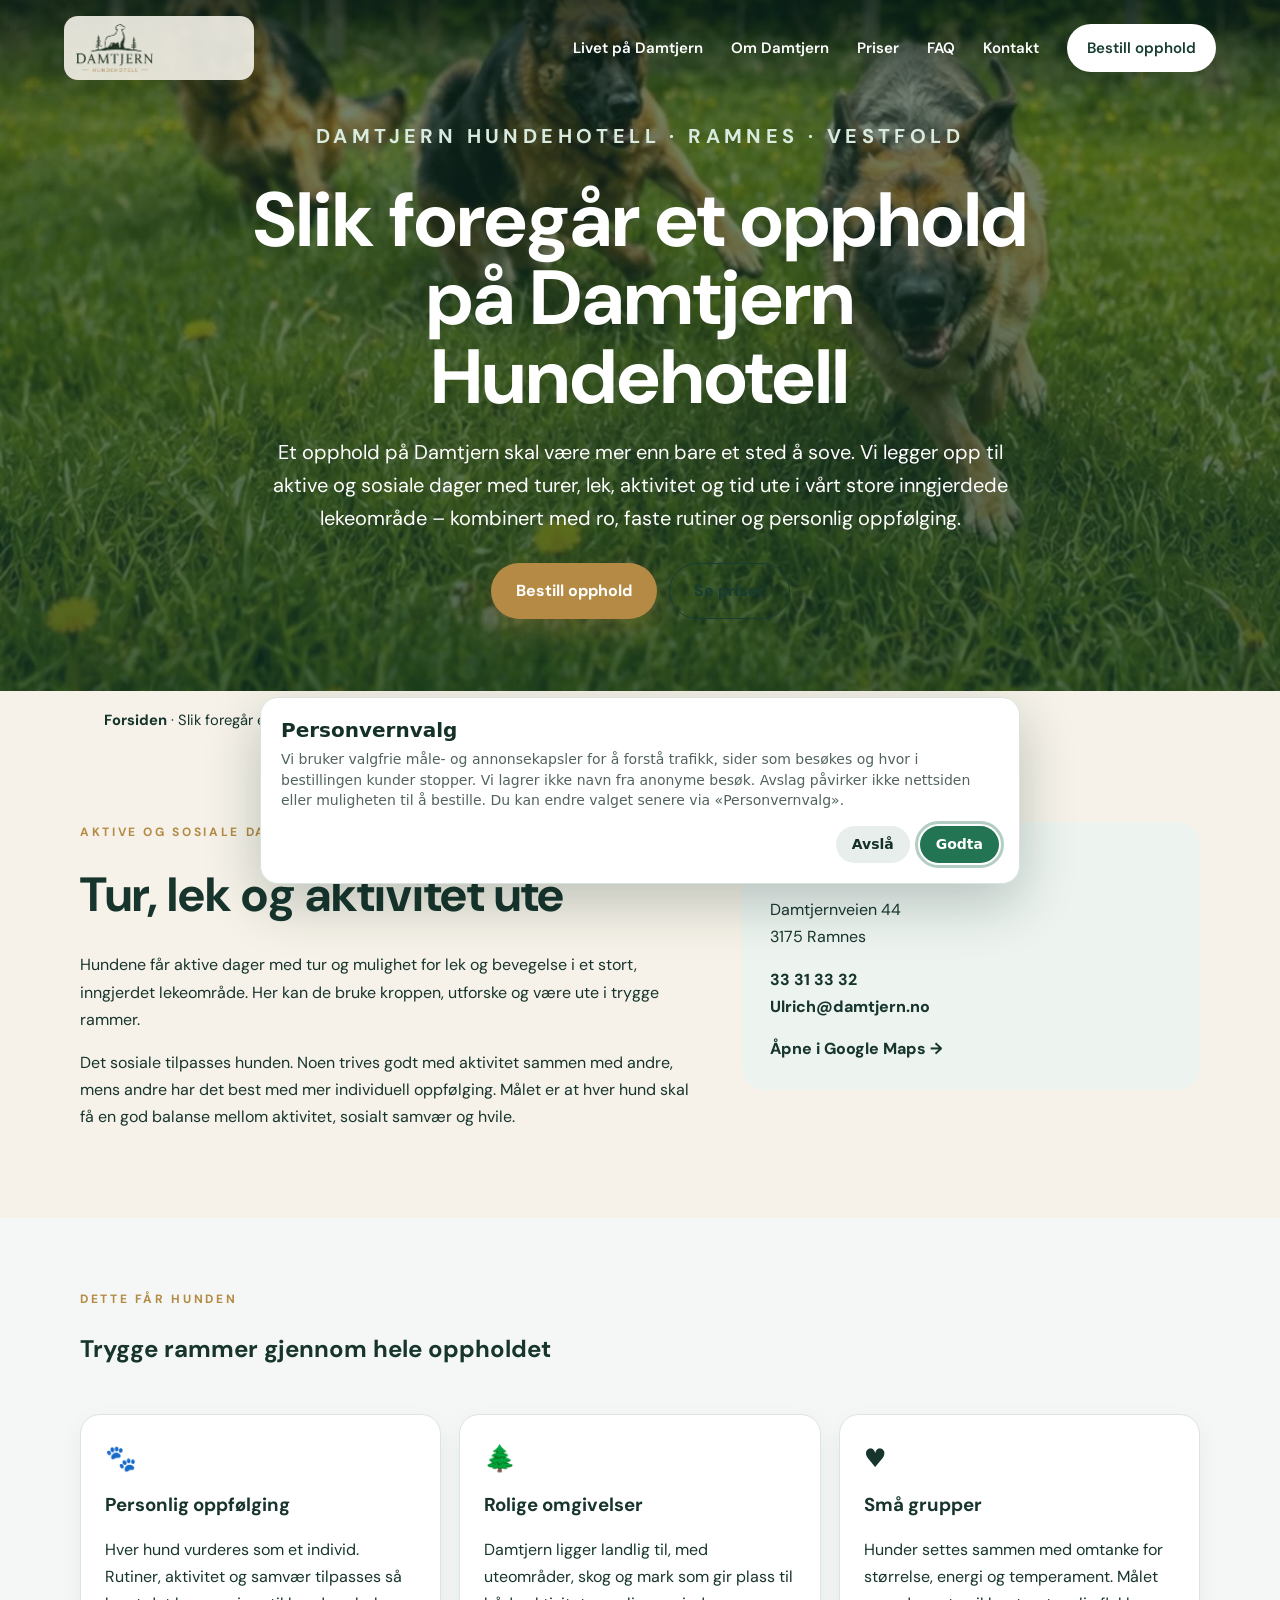
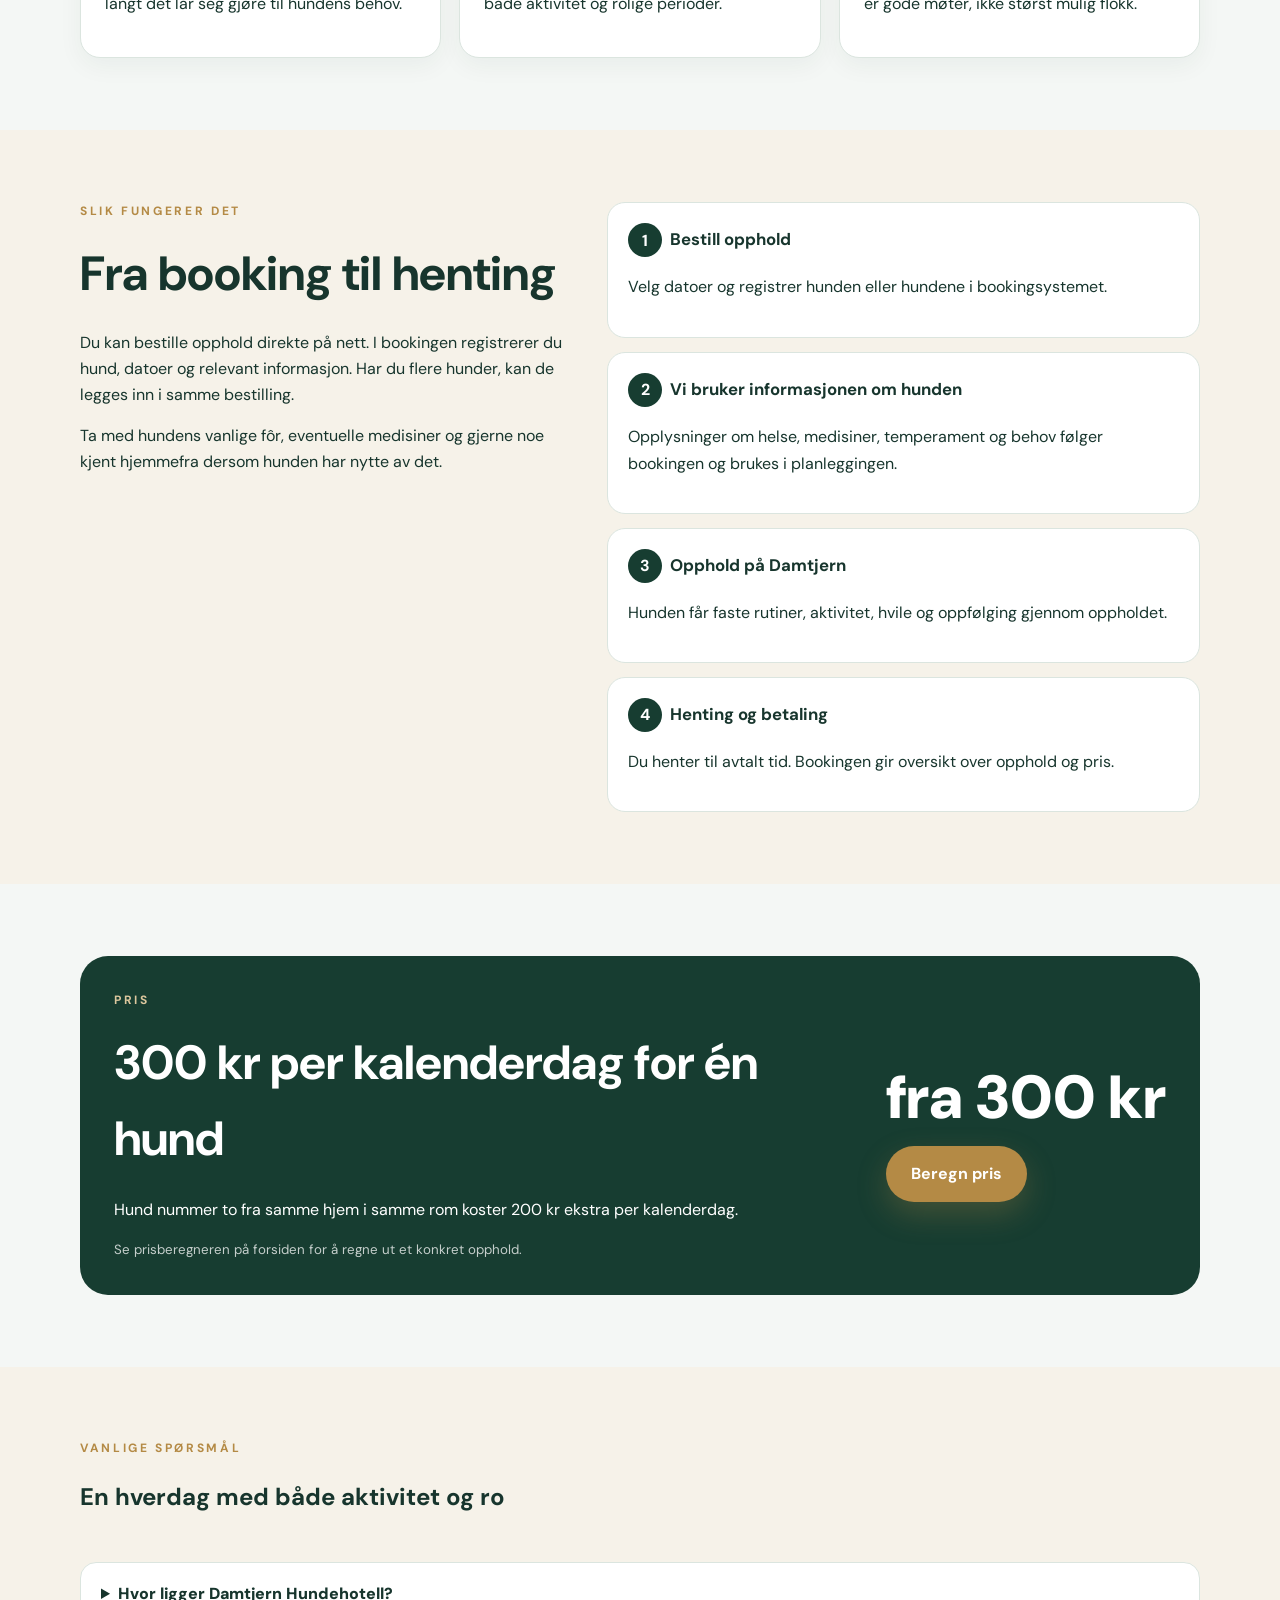
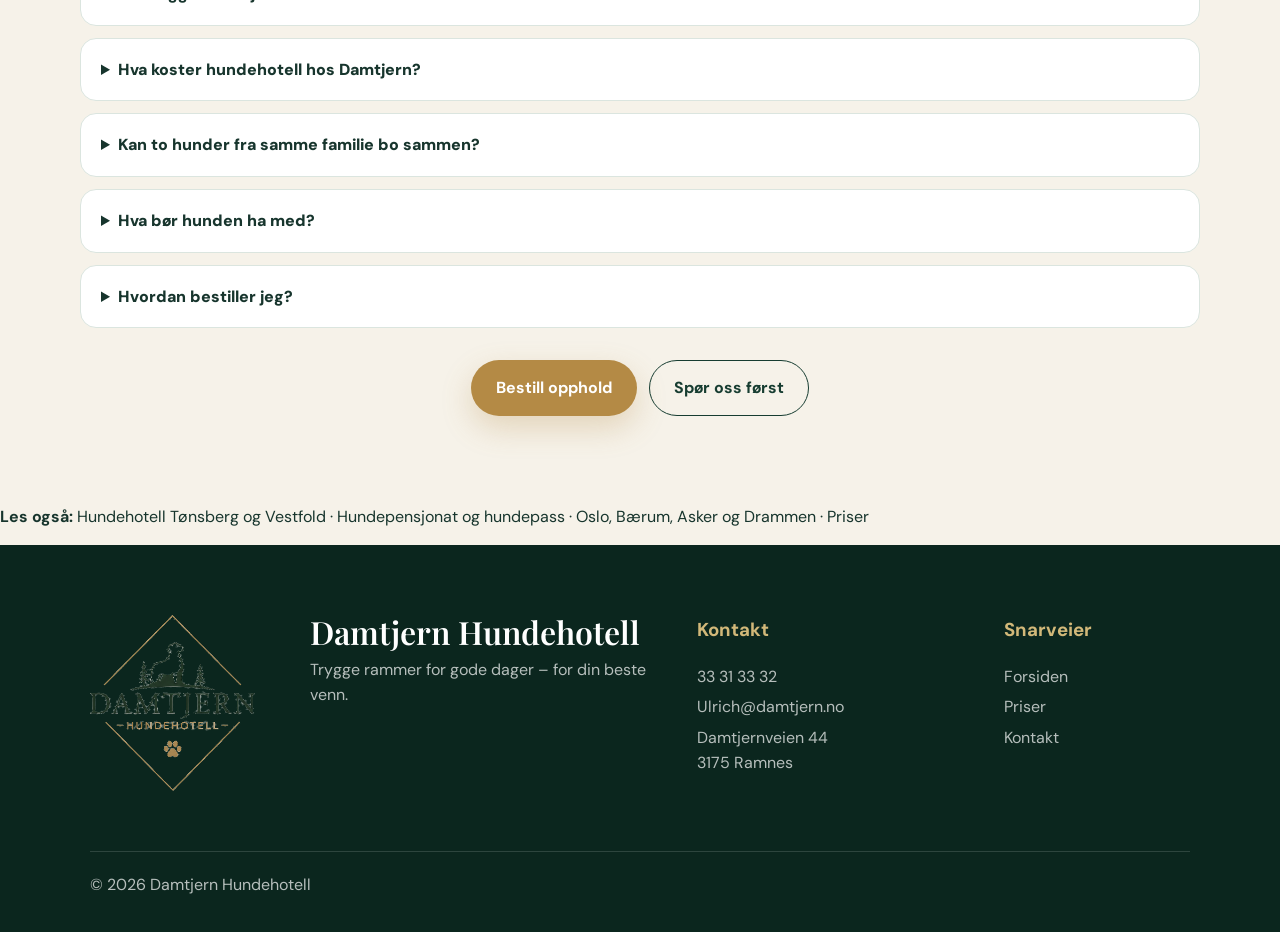
<file: slik-foregar-oppholdet/index.html>
<!doctype html>
<html lang="nb">
<head>
  <meta charset="utf-8">
  <meta name="viewport" content="width=device-width, initial-scale=1">
  <title>Slik foregår et opphold | Aktiv hundepass | Damtjern</title>
  <meta name="description" content="Se hvordan et opphold på Damtjern Hundehotell foregår: aktive og sosiale dager med turer, lek og aktivitet i stort inngjerdet lekeområde og personlig oppfølging.">
  <meta name="theme-color" content="#173d31">
  <meta name="robots" content="index, follow, max-image-preview:large">
  <link rel="canonical" href="https://damtjern.no/slik-foregar-oppholdet/">
  <meta property="og:title" content="Slik foregår et opphold | Damtjern Hundehotell">
  <meta property="og:description" content="Trygg hundepass og overnatting i Ramnes, nær Tønsberg – med personlig oppfølging, små grupper og rolige omgivelser.">
  <meta property="og:type" content="website">
  <meta property="og:url" content="https://damtjern.no/slik-foregar-oppholdet/">
  <meta property="og:site_name" content="Damtjern Hundehotell">
  <meta property="og:locale" content="nb_NO">
  <meta property="og:image" content="https://damtjern.no/assets/hero-fallback.webp">
  <meta property="og:image:alt" content="Hunder i rolige omgivelser hos Damtjern Hundehotell">
  <meta name="twitter:card" content="summary_large_image">
  <link rel="icon" href="data:image/svg+xml,<svg xmlns=%22http://www.w3.org/2000/svg%22 viewBox=%220 0 100 100%22><text y=%22.9em%22 font-size=%2290%22>🐾</text></svg>">
  <link rel="preload" href="/assets/hero-fallback.webp" as="image">
  <link rel="stylesheet" href="/styles.css">
  <script src="/tracking.js"></script>
  <script type="application/ld+json">
  {
    "@context": "https://schema.org",
    "@graph": [
      {
        "@type": "LocalBusiness",
        "@id": "https://damtjern.no/#virksomhet",
        "name": "Damtjern Hundehotell",
        "url": "https://damtjern.no/",
        "image": "https://damtjern.no/assets/hero-fallback.webp",
        "logo": "https://damtjern.no/assets/logo-horizontal.png",
        "description": "Trygg og omsorgsfull hundepass og overnatting i rolige omgivelser i Ramnes, nær Tønsberg i Vestfold.",
        "telephone": "+47 33 31 33 32",
        "email": "Ulrich@damtjern.no",
        "priceRange": "300 NOK per kalenderdag",
        "address": {
          "@type": "PostalAddress",
          "streetAddress": "Damtjernveien 44",
          "postalCode": "3175",
          "addressLocality": "Ramnes",
          "addressRegion": "Vestfold",
          "addressCountry": "NO"
        },
        "areaServed": ["Ramnes", "Tønsberg", "Revetal", "Horten", "Holmestrand", "Sandefjord", "Vestfold"]
      },
      {
        "@type": "BreadcrumbList",
        "itemListElement": [
          {"@type":"ListItem","position":1,"name":"Damtjern Hundehotell","item":"https://damtjern.no/"},
          {"@type":"ListItem","position":2,"name":"Hundehotell Tønsberg og Vestfold","item":"https://damtjern.no/hundehotell-tonsberg-vestfold/"}
        ]
      }
    ]
  }
  </script>
  <script type="application/ld+json">{"@context":"https://schema.org","@type":"FAQPage","mainEntity":[{"@type":"Question","name":"Hvor ligger Damtjern Hundehotell?","acceptedAnswer":{"@type":"Answer","text":"Damtjern Hundehotell ligger i Damtjernveien 44, 3175 Ramnes, i Tønsberg kommune i Vestfold."}},{"@type":"Question","name":"Hva koster hundehotell hos Damtjern?","acceptedAnswer":{"@type":"Answer","text":"Én hund koster 300 kr per kalenderdag. Hund nummer to fra samme hjem i samme rom koster 200 kr ekstra per kalenderdag."}},{"@type":"Question","name":"Kan to hunder fra samme familie bo sammen?","acceptedAnswer":{"@type":"Answer","text":"Ja. To hunder fra samme hjem kan bo på samme rom."}},{"@type":"Question","name":"Hvordan bestiller jeg opphold?","acceptedAnswer":{"@type":"Answer","text":"Opphold bestilles på nett i Damtjern Hundehotells bookingsystem."}}]}</script>
  <style>
    .local-hero{position:relative;min-height:560px;display:grid;place-items:center;background:linear-gradient(rgba(16,48,38,.56),rgba(16,48,38,.72)),url('/assets/hero-fallback.webp') center/cover no-repeat;color:#fff;padding:120px 24px 72px;text-align:center}
    .local-hero-inner{width:min(860px,100%)}.local-hero h1{font-size:clamp(2.3rem,6vw,4.8rem);line-height:1.02;margin:12px 0 20px}.local-hero p{font-size:clamp(1rem,2vw,1.25rem);line-height:1.65;max-width:760px;margin:0 auto 28px}.local-hero .eyebrow{color:#d9eadf}.local-cta-row{display:flex;justify-content:center;gap:12px;flex-wrap:wrap}
    .local-section{padding:72px 24px}.local-wrap{width:min(1120px,100%);margin:0 auto}.local-intro{display:grid;grid-template-columns:1.15fr .85fr;gap:42px;align-items:start}.local-intro h2,.local-grid h2,.local-steps h2,.local-price h2{font-size:clamp(2rem,4vw,3rem);margin:0 0 18px}.local-intro p,.local-card p,.local-step p,.local-price p,.local-faq p{line-height:1.7}.local-note{background:#edf4f0;border-radius:22px;padding:28px}.local-note strong{display:block;font-size:1.15rem;margin-bottom:8px}.local-note a{font-weight:800}
    .local-grid{display:grid;grid-template-columns:repeat(3,1fr);gap:18px}.local-card{background:#fff;border:1px solid #dbe5df;border-radius:20px;padding:24px;box-shadow:0 8px 24px rgba(20,50,39,.05)}.local-card h3{margin:10px 0 8px}.local-card span{font-size:1.6rem}.local-soft{background:#f4f7f5}.local-steps{display:grid;grid-template-columns:.9fr 1.1fr;gap:42px;align-items:start}.local-step-list{display:grid;gap:14px}.local-step{background:#fff;border:1px solid #dbe5df;border-radius:18px;padding:20px}.local-step b{display:inline-grid;place-items:center;width:34px;height:34px;border-radius:999px;background:#173d31;color:#fff;margin-right:8px}.local-step strong{font-size:1.05rem}
    .local-price{background:#173d31;color:#fff;border-radius:28px;padding:34px;display:grid;grid-template-columns:1fr auto;gap:28px;align-items:center}.local-price .price-main{font-size:clamp(2.2rem,5vw,3.8rem);font-weight:900;white-space:nowrap}.local-price small{display:block;opacity:.75;margin-top:6px}.local-price a{justify-self:end}.local-faq{display:grid;gap:12px}.local-faq details{background:#fff;border:1px solid #dbe5df;border-radius:16px;padding:18px 20px}.local-faq summary{font-weight:850;cursor:pointer}.local-faq p{margin:12px 0 0}.breadcrumb{width:min(1120px,100%);margin:0 auto;padding:18px 24px;font-size:.92rem}.breadcrumb a{font-weight:750}
    @media(max-width:800px){.local-hero{min-height:500px;padding-top:100px}.local-intro,.local-steps,.local-price{grid-template-columns:1fr}.local-grid{grid-template-columns:1fr}.local-price a{justify-self:start}.local-section{padding:52px 20px}}
  </style>
</head>
<body>
  <a class="skip-link" href="#innhold">Hopp til innhold</a>
  <header class="site-header" id="toppen">
    <a href="/" class="brand" aria-label="Damtjern Hundehotell – forsiden"><img src="/assets/logo-horizontal.png" alt="Damtjern Hundehotell"></a>
    <button class="menu-toggle" aria-expanded="false" aria-controls="main-nav" aria-label="Åpne meny"><span></span><span></span><span></span></button>
    <nav id="main-nav" class="main-nav" aria-label="Hovedmeny">
      <a href="/#livet">Livet på Damtjern</a><a href="/#om">Om Damtjern</a><a href="/#priser">Priser</a><a href="/#faq">FAQ</a><a href="/#kontakt">Kontakt</a>
      <a class="nav-cta" href="https://damtjern-os.onrender.com/bestill" target="_blank" rel="noopener noreferrer">Bestill opphold</a>
    </nav>
  </header>
  <main id="innhold">
    <section class="local-hero"><div class="local-hero-inner">
      <p class="eyebrow">Damtjern Hundehotell · Ramnes · Vestfold</p>
      <h1>Slik foregår et opphold på Damtjern Hundehotell</h1>
      <p>Et opphold på Damtjern skal være mer enn bare et sted å sove. Vi legger opp til aktive og sosiale dager med turer, lek, aktivitet og tid ute i vårt store inngjerdede lekeområde – kombinert med ro, faste rutiner og personlig oppfølging.</p>
      <div class="local-cta-row"><a class="button button-primary" href="https://damtjern-os.onrender.com/bestill" target="_blank" rel="noopener noreferrer">Bestill opphold</a><a class="button button-outline" href="/#priser">Se priser</a></div>
    </div></section>
    <div class="breadcrumb"><a href="/">Forsiden</a> · Slik foregår et opphold</div>
    <section class="local-section"><div class="local-wrap local-intro"><div>
      <p class="eyebrow">Aktive og sosiale dager</p><h2>Tur, lek og aktivitet ute</h2>
      <p>Hundene får aktive dager med tur og mulighet for lek og bevegelse i et stort, inngjerdet lekeområde. Her kan de bruke kroppen, utforske og være ute i trygge rammer.</p>
      <p>Det sosiale tilpasses hunden. Noen trives godt med aktivitet sammen med andre, mens andre har det best med mer individuell oppfølging. Målet er at hver hund skal få en god balanse mellom aktivitet, sosialt samvær og hvile.</p>
    </div><aside class="local-note">
      <strong>Damtjern Hundehotell</strong><p>Damtjernveien 44<br>3175 Ramnes</p><p><a href="tel:+4733313332">33 31 33 32</a><br><a href="mailto:Ulrich@damtjern.no">Ulrich@damtjern.no</a></p><a href="https://www.google.com/maps/search/?api=1&query=Damtjernveien+44,+3175+Ramnes" target="_blank" rel="noopener">Åpne i Google Maps →</a>
    </aside></div></section>
    <section class="local-section local-soft"><div class="local-wrap"><div class="section-heading"><p class="eyebrow">Dette får hunden</p><h2>Trygge rammer gjennom hele oppholdet</h2></div><div class="local-grid">
      <article class="local-card"><span>🐾</span><h3>Personlig oppfølging</h3><p>Hver hund vurderes som et individ. Rutiner, aktivitet og samvær tilpasses så langt det lar seg gjøre til hundens behov.</p></article>
      <article class="local-card"><span>🌲</span><h3>Rolige omgivelser</h3><p>Damtjern ligger landlig til, med uteområder, skog og mark som gir plass til både aktivitet og rolige perioder.</p></article>
      <article class="local-card"><span>♥</span><h3>Små grupper</h3><p>Hunder settes sammen med omtanke for størrelse, energi og temperament. Målet er gode møter, ikke størst mulig flokk.</p></article>
    </div></div></section>
    <section class="local-section"><div class="local-wrap local-steps"><div><p class="eyebrow">Slik fungerer det</p><h2>Fra booking til henting</h2><p>Du kan bestille opphold direkte på nett. I bookingen registrerer du hund, datoer og relevant informasjon. Har du flere hunder, kan de legges inn i samme bestilling.</p><p>Ta med hundens vanlige fôr, eventuelle medisiner og gjerne noe kjent hjemmefra dersom hunden har nytte av det.</p></div><div class="local-step-list">
      <div class="local-step"><b>1</b><strong>Bestill opphold</strong><p>Velg datoer og registrer hunden eller hundene i bookingsystemet.</p></div>
      <div class="local-step"><b>2</b><strong>Vi bruker informasjonen om hunden</strong><p>Opplysninger om helse, medisiner, temperament og behov følger bookingen og brukes i planleggingen.</p></div>
      <div class="local-step"><b>3</b><strong>Opphold på Damtjern</strong><p>Hunden får faste rutiner, aktivitet, hvile og oppfølging gjennom oppholdet.</p></div>
      <div class="local-step"><b>4</b><strong>Henting og betaling</strong><p>Du henter til avtalt tid. Bookingen gir oversikt over opphold og pris.</p></div>
    </div></div></section>
    <section class="local-section local-soft"><div class="local-wrap"><div class="local-price"><div><p class="eyebrow light">Pris</p><h2>300 kr per kalenderdag for én hund</h2><p>Hund nummer to fra samme hjem i samme rom koster 200 kr ekstra per kalenderdag.</p><small>Se prisberegneren på forsiden for å regne ut et konkret opphold.</small></div><div><div class="price-main">fra 300 kr</div><a class="button button-primary" href="/#priser">Beregn pris</a></div></div></div></section>
    <section class="local-section"><div class="local-wrap"><div class="section-heading"><p class="eyebrow">Vanlige spørsmål</p><h2>En hverdag med både aktivitet og ro</h2></div><div class="local-faq">
      <details><summary>Hvor ligger Damtjern Hundehotell?</summary><p>Hundehotellet ligger i Damtjernveien 44, 3175 Ramnes, i Tønsberg kommune i Vestfold.</p></details>
      <details><summary>Hva koster hundehotell hos Damtjern?</summary><p>Én hund koster 300 kr per kalenderdag. Hund nummer to fra samme hjem i samme rom koster 200 kr ekstra per kalenderdag.</p></details>
      <details><summary>Kan to hunder fra samme familie bo sammen?</summary><p>Ja. To hunder fra samme hjem kan bo på samme rom. Hund nummer to koster 200 kr ekstra per kalenderdag.</p></details>
      <details><summary>Hva bør hunden ha med?</summary><p>Ta med hundens vanlige fôr, eventuelle medisiner og gjerne et teppe eller noe annet kjent dersom det gjør oppholdet tryggere.</p></details>
      <details><summary>Hvordan bestiller jeg?</summary><p>Trykk på «Bestill opphold» og velg datoer. Bookingsystemet lar deg registrere både nye og eksisterende hunder og flere hunder i samme bestilling.</p></details>
    </div><div class="local-cta-row" style="margin-top:32px"><a class="button button-primary" href="https://damtjern-os.onrender.com/bestill" target="_blank" rel="noopener noreferrer">Bestill opphold</a><a class="button button-outline" href="/#kontakt">Spør oss først</a></div></div></section>
  <p class="seo-links"><strong>Les også:</strong> <a href="/hundehotell-tonsberg-vestfold/">Hundehotell Tønsberg og Vestfold</a> · <a href="/hundepensjonat-hundepass-vestfold/">Hundepensjonat og hundepass</a> · <a href="/hundehotell-oslo-asker-drammen/">Oslo, Bærum, Asker og Drammen</a> · <a href="/priser/">Priser</a></p>
</main>
  <footer class="footer"><img src="/assets/logo-main.png" alt="Damtjern Hundehotell"><div><h2>Damtjern Hundehotell</h2><p>Trygge rammer for gode dager – for din beste venn.</p></div><div><h3>Kontakt</h3><a href="tel:+4733313332">33 31 33 32</a><a href="mailto:Ulrich@damtjern.no">Ulrich@damtjern.no</a><p>Damtjernveien 44<br>3175 Ramnes</p></div><div><h3>Snarveier</h3><a href="/">Forsiden</a><a href="/priser/">Priser</a><a href="/#kontakt">Kontakt</a></div><p class="copyright">© <span id="year"></span> Damtjern Hundehotell</p></footer>
  <script src="/script.js" defer></script>
</body>
</html>
</file>
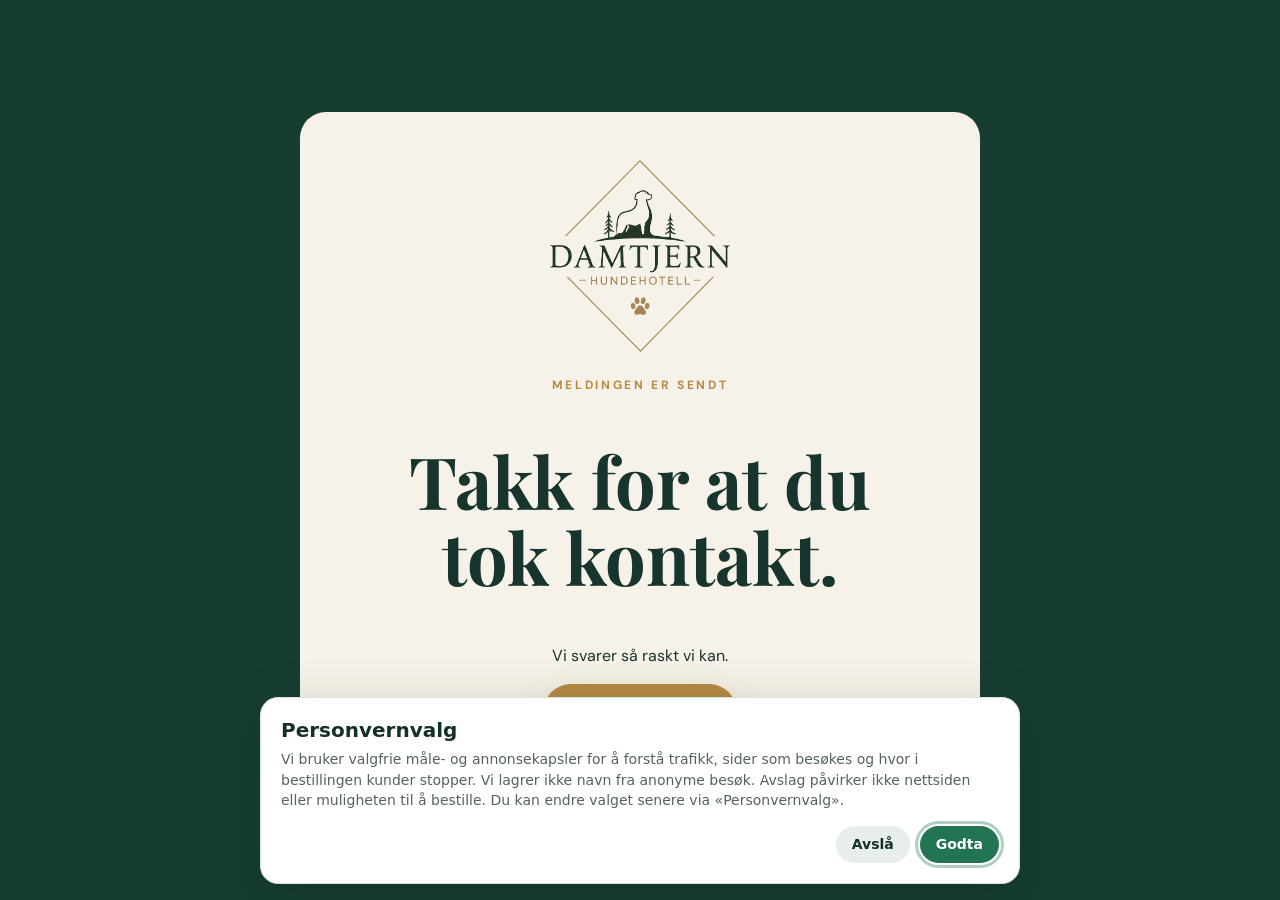
<file: takk/index.html>
<!doctype html><html lang="nb"><head><meta charset="utf-8"><meta name="viewport" content="width=device-width,initial-scale=1"><title>Takk for meldingen | Damtjern Hundehotell</title><link rel="stylesheet" href="/styles.css"><script src="/tracking.js"></script></head><body style="min-height:100vh;display:grid;place-items:center;background:#173d31;padding:24px"><main style="max-width:680px;background:#f6f2e9;padding:48px;border-radius:26px;text-align:center"><img src="/assets/logo-main.png" alt="Damtjern Hundehotell" style="width:180px;margin:0 auto 24px"><p class="eyebrow">Meldingen er sendt</p><h1 style="font-family:'Playfair Display',serif;font-size:clamp(2.5rem,7vw,4.5rem);line-height:1.05">Takk for at du tok kontakt.</h1><p>Vi svarer så raskt vi kan.</p><a class="button button-primary" href="/">Tilbake til forsiden</a></main></body></html>
</file>
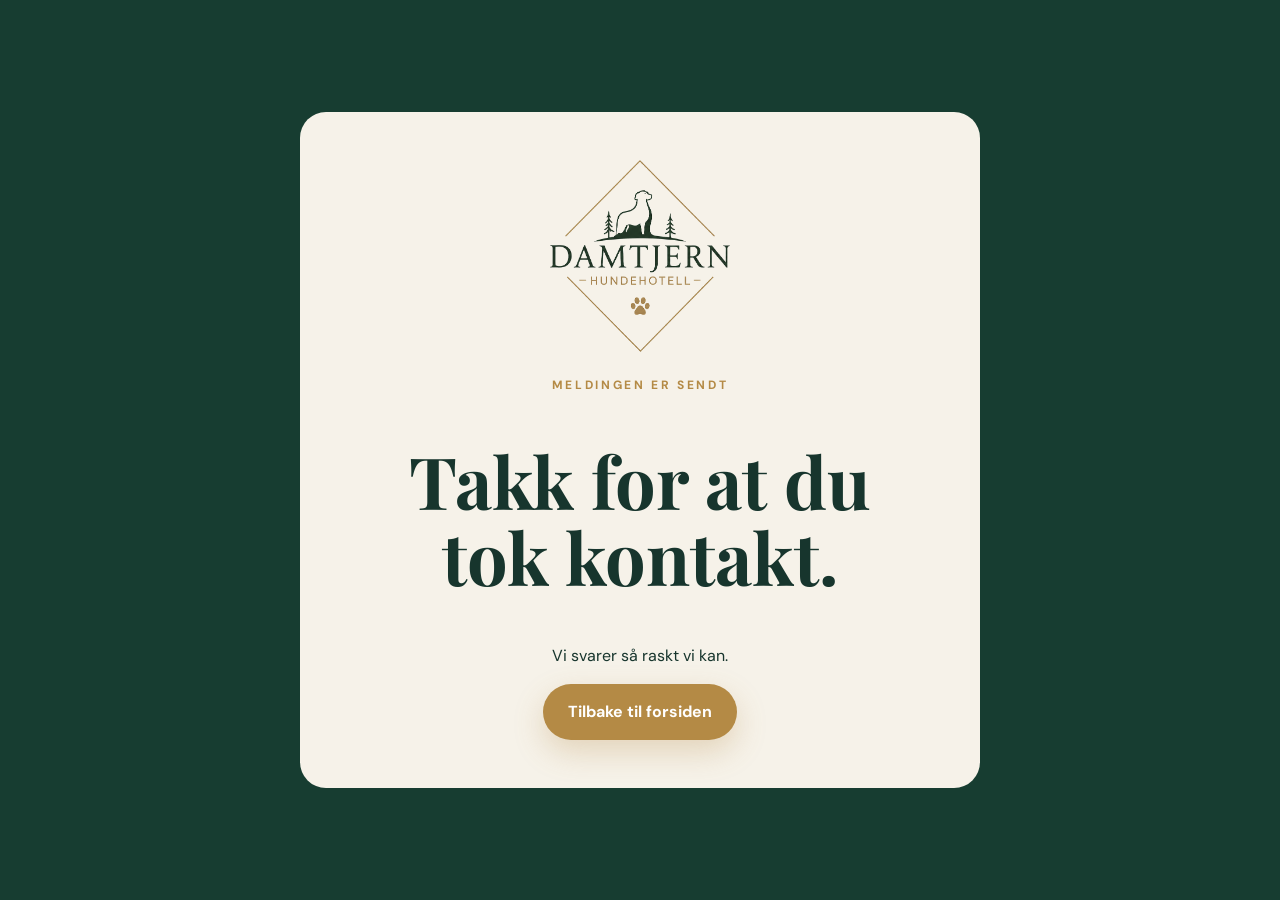
<file: takk.html>
<!doctype html><html lang="nb"><head><meta charset="utf-8"><meta name="viewport" content="width=device-width,initial-scale=1"><title>Takk for meldingen | Damtjern Hundehotell</title><link rel="stylesheet" href="/styles.css"></head><body style="min-height:100vh;display:grid;place-items:center;background:#173d31;padding:24px"><main style="max-width:680px;background:#f6f2e9;padding:48px;border-radius:26px;text-align:center"><img src="/assets/logo-main.png" alt="Damtjern Hundehotell" style="width:180px;margin:0 auto 24px"><p class="eyebrow">Meldingen er sendt</p><h1 style="font-family:'Playfair Display',serif;font-size:clamp(2.5rem,7vw,4.5rem);line-height:1.05">Takk for at du tok kontakt.</h1><p>Vi svarer så raskt vi kan.</p><a class="button button-primary" href="/">Tilbake til forsiden</a></main></body></html>
</file>
<file: styles.css>
@import url('https://fonts.googleapis.com/css2?family=DM+Sans:wght@400;500;600;700&family=Playfair+Display:wght@500;600&display=swap');
:root{--green:#173d31;--green-2:#245646;--green-3:#0e2c23;--cream:#f6f2e9;--cream-2:#eee7d9;--gold:#b48a45;--ink:#17352d;--white:#fff;--shadow:0 20px 60px rgba(10,38,29,.14);--radius:26px}
*{box-sizing:border-box}html{scroll-behavior:smooth}body{margin:0;background:var(--cream);color:var(--ink);font-family:'DM Sans',system-ui,sans-serif;line-height:1.6}img,video{display:block;max-width:100%}a{color:inherit;text-decoration:none}button,input,textarea{font:inherit}.skip-link{position:fixed;left:1rem;top:-4rem;z-index:9999;background:#fff;padding:.7rem 1rem;border-radius:8px}.skip-link:focus{top:1rem}.site-header{position:fixed;z-index:1000;left:0;right:0;top:0;display:flex;align-items:center;justify-content:space-between;padding:16px clamp(22px,5vw,74px);transition:.3s;background:linear-gradient(to bottom,rgba(8,27,21,.6),transparent)}.site-header.scrolled{background:rgba(246,242,233,.94);backdrop-filter:blur(16px);box-shadow:0 8px 30px rgba(0,0,0,.08)}.brand{display:block;width:190px;padding:8px 12px;border-radius:14px;background:rgba(246,242,233,.9)}.brand img{height:48px;width:auto}.main-nav{display:flex;align-items:center;gap:28px;color:#fff;font-size:.94rem;font-weight:600}.site-header.scrolled .main-nav{color:var(--green)}.main-nav a{position:relative}.main-nav>a:not(.nav-cta):after{content:"";position:absolute;left:0;right:100%;bottom:-5px;height:2px;background:var(--gold);transition:.2s}.main-nav>a:hover:after{right:0}.nav-cta{background:#fff;color:var(--green)!important;padding:12px 20px;border-radius:999px}.site-header.scrolled .nav-cta{background:var(--green);color:#fff!important}.menu-toggle{display:none;border:0;background:rgba(255,255,255,.9);width:46px;height:46px;border-radius:50%;padding:12px}.menu-toggle span{display:block;height:2px;background:var(--green);margin:5px 0}.hero{position:relative;min-height:100svh;display:flex;align-items:center;color:#fff;overflow:hidden}.hero-video{position:absolute;inset:0;width:100%;height:100%;object-fit:cover;object-position:center 46%}.hero-shade{position:absolute;inset:0;background:linear-gradient(90deg,rgba(7,28,21,.88) 0%,rgba(7,28,21,.62) 50%,rgba(7,28,21,.26) 100%),linear-gradient(0deg,rgba(4,20,15,.48),transparent 50%)}.hero-inner{position:relative;z-index:2;width:min(720px,88vw);margin-left:clamp(24px,8vw,140px);padding-top:120px}.hero-logo{width:180px;margin-bottom:20px;opacity:1;background:#f8f6f0;border-radius:14px;padding:8px;box-shadow:0 12px 34px rgba(0,0,0,.38);filter:none}.eyebrow{text-transform:uppercase;letter-spacing:.22em;font-size:.75rem;font-weight:700;color:var(--gold);margin:0 0 14px}.eyebrow.light{color:#dcc79e}.hero h1,.section h2,.about h2,.contact-section h2,.footer h2{font-family:'Playfair Display',serif;line-height:1.04;font-weight:600}.hero h1{font-size:clamp(3rem,6vw,6rem);margin:0 0 24px;letter-spacing:-.035em}.hero-copy{font-size:clamp(1rem,1.5vw,1.2rem);max-width:680px;color:rgba(255,255,255,.88);margin-bottom:30px}.button{display:inline-flex;align-items:center;justify-content:center;border:1px solid transparent;border-radius:999px;padding:14px 24px;font-weight:700;cursor:pointer;transition:.2s}.button-primary{background:var(--gold);color:#fff;box-shadow:0 12px 30px rgba(180,138,69,.28)}.button-primary:hover{transform:translateY(-2px);background:#c39850}.button-outline{background:transparent;border-color:var(--green);color:var(--green)}.button-outline:hover{background:var(--green);color:#fff}.scroll-hint{position:absolute;z-index:2;bottom:22px;left:50%;width:34px;height:50px;border:1px solid rgba(255,255,255,.5);border-radius:20px}.scroll-hint span{position:absolute;top:10px;left:50%;width:4px;height:8px;background:#fff;border-radius:4px;transform:translateX(-50%);animation:scroll 1.6s infinite}@keyframes scroll{0%{opacity:0;transform:translate(-50%,0)}30%{opacity:1}100%{opacity:0;transform:translate(-50%,17px)}}.benefits{display:grid;grid-template-columns:repeat(4,1fr);background:#fff;padding:46px clamp(20px,6vw,90px);gap:0}.benefits article{text-align:center;padding:0 30px;border-right:1px solid #ded8cb}.benefits article:last-child{border:0}.benefit-icon{display:block;color:var(--green);font-size:1.7rem;margin-bottom:10px}.benefits h2{font-size:1.05rem;margin:0 0 8px}.benefits p{font-size:.9rem;color:#65756f;margin:0}.section{padding:110px clamp(22px,7vw,110px)}.section-heading{max-width:760px;margin-bottom:46px}.split-heading{max-width:none;display:grid;grid-template-columns:1.15fr .85fr;align-items:end;gap:50px}.section h2{font-size:clamp(2.8rem,5vw,5rem);margin:0}.split-heading>p{max-width:530px;color:#5c6c66;font-size:1.05rem}.gallery-section{background:var(--cream)}.gallery-grid{display:grid;grid-template-columns:1.2fr 1fr 1fr;grid-template-rows:290px 290px;gap:14px}.gallery-item{position:relative;overflow:hidden;border:0;padding:0;border-radius:22px;cursor:zoom-in;background:#d9dfd9}.gallery-tall{grid-row:1/3}.gallery-item img{width:100%;height:100%;object-fit:cover;transition:transform .55s ease}.gallery-item:after{content:"";position:absolute;inset:0;background:linear-gradient(to top,rgba(8,33,25,.65),transparent 55%)}.gallery-item span{position:absolute;z-index:2;left:22px;bottom:18px;color:#fff;font-weight:700}.gallery-item:hover img{transform:scale(1.045)}.gallery-more{display:grid;grid-template-columns:repeat(4,1fr);gap:14px;margin-top:14px}.gallery-more .gallery-item{height:260px}.gallery-toggle{display:flex;margin:28px auto 0}.about{display:grid;grid-template-columns:1fr 1.08fr;min-height:760px;background:var(--green);color:#fff}.about-media{min-height:650px}.about-media img{width:100%;height:100%;object-fit:cover}.about-copy{padding:clamp(60px,8vw,130px);display:flex;flex-direction:column;justify-content:center}.about h2{font-size:clamp(2.7rem,4.7vw,5rem);margin:0 0 28px}.about p{max-width:670px;color:rgba(255,255,255,.82);font-size:1.05rem}.signature{font-family:'Playfair Display',serif!important;color:#dbc18a!important;font-size:1.8rem!important}.pricing{display:grid;grid-template-columns:.9fr 1.1fr;gap:80px;align-items:center}.pricing-copy>p{max-width:560px;color:#60716a}.check-list{list-style:none;padding:0;margin:28px 0}.check-list li{padding:7px 0}.check-list li:before{content:"✓";color:var(--gold);font-weight:700;margin-right:10px}.calculator{background:#fff;padding:36px;border-radius:var(--radius);box-shadow:var(--shadow)}.field-row{display:grid;grid-template-columns:1fr 1fr;gap:16px}label{display:grid;gap:7px;font-size:.9rem;font-weight:600}label em{font-weight:400;color:#6b7a74}input,textarea{width:100%;border:1px solid #d9d5ca;background:#fff;border-radius:12px;padding:14px;color:var(--ink);outline:none}input:focus,textarea:focus{border-color:var(--gold);box-shadow:0 0 0 3px rgba(180,138,69,.15)}fieldset{border:0;padding:0;margin:22px 0}legend{font-size:.9rem;font-weight:600;margin-bottom:8px}.dog-options{display:grid;grid-template-columns:1fr 1fr;gap:10px}.dog-options input{position:absolute;opacity:0}.dog-options span{display:block;text-align:center;border:1px solid #d9d5ca;padding:12px;border-radius:12px;cursor:pointer}.dog-options input:checked+span{background:var(--green-2);color:#fff;border-color:var(--green-2)}.price-result{border-top:1px solid #e4dfd5;margin-top:24px;padding-top:28px;display:flex;align-items:end;justify-content:space-between;gap:16px}.price-result span{display:block;font-weight:700}.price-result small{color:#6b7974}.price-result strong{font-family:'Playfair Display',serif;font-size:2.7rem}.contact-section{display:grid;grid-template-columns:.85fr 1.15fr;gap:80px;padding:110px clamp(22px,7vw,110px);background:linear-gradient(135deg,var(--green-3),var(--green-2));color:#fff}.contact-section h2{font-size:clamp(3rem,5vw,5.5rem);margin:0 0 20px}.contact-intro>p{max-width:600px;color:rgba(255,255,255,.8)}.contact-lead{font-size:1.2rem;color:#fff!important}.contact-details{display:grid;gap:14px;margin-top:34px}.contact-details a{font-size:1.05rem}.contact-details span{display:block;color:#cfb77f;text-transform:uppercase;font-size:.7rem;letter-spacing:.16em}.contact-form{background:var(--cream);color:var(--ink);padding:38px;border-radius:var(--radius);box-shadow:var(--shadow);display:grid;gap:18px}.contact-form .button{justify-self:start}.form-note{font-size:.8rem;color:#6b7974}.hidden{position:absolute;left:-9999px}.faq{background:#fff}.faq-list{max-width:920px}.faq details{border-top:1px solid #ded9cf;padding:22px 0}.faq details:last-child{border-bottom:1px solid #ded9cf}.faq summary{cursor:pointer;font-size:1.08rem;font-weight:700;list-style:none;display:flex;justify-content:space-between}.faq summary:after{content:"+";font-size:1.4rem;color:var(--gold)}.faq details[open] summary:after{content:"–"}.faq details p{max-width:760px;color:#5e6f68}.footer{display:grid;grid-template-columns:180px 1.3fr 1fr .7fr;gap:40px;background:#0b261e;color:#fff;padding:70px clamp(22px,7vw,110px) 30px}.footer>img{width:165px}.footer h2{font-size:2rem;margin:0 0 8px}.footer h3{color:#d2b879;margin-top:0}.footer a,.footer p{display:block;color:rgba(255,255,255,.7);margin:.3rem 0}.copyright{grid-column:1/-1;border-top:1px solid rgba(255,255,255,.14);padding-top:20px;margin-top:20px!important}.lightbox{border:0;padding:0;background:transparent;max-width:min(92vw,1200px);max-height:90vh}.lightbox::backdrop{background:rgba(0,0,0,.84)}.lightbox img{max-height:88vh;border-radius:18px}.lightbox-close{position:fixed;right:28px;top:20px;border:0;background:#fff;width:48px;height:48px;border-radius:50%;font-size:2rem;cursor:pointer}
@media(max-width:980px){.main-nav{position:fixed;inset:0 0 auto 0;top:78px;display:none;flex-direction:column;align-items:stretch;background:var(--cream);color:var(--green);padding:26px}.main-nav.open{display:flex}.menu-toggle{display:block}.brand{width:160px}.hero-inner{margin-left:7vw}.benefits{grid-template-columns:1fr 1fr;gap:30px}.benefits article{border:0}.split-heading{grid-template-columns:1fr}.gallery-grid{grid-template-columns:1fr 1fr;grid-template-rows:340px 260px 260px}.gallery-tall{grid-column:1/3;grid-row:auto}.gallery-more{grid-template-columns:1fr 1fr}.about{grid-template-columns:1fr}.about-media{min-height:560px}.pricing,.contact-section{grid-template-columns:1fr}.footer{grid-template-columns:1fr 1fr}.footer>img{grid-column:1/-1}.copyright{grid-column:1/-1}}
@media(max-width:640px){.site-header{padding:12px 16px}.brand{width:145px;padding:6px 9px}.brand img{height:40px}.hero{min-height:92svh}.hero-video{object-position:center}.hero-shade{background:linear-gradient(0deg,rgba(7,28,21,.9),rgba(7,28,21,.28)),linear-gradient(90deg,rgba(7,28,21,.62),transparent)}.hero-inner{width:auto;margin:0;padding:120px 22px 90px;align-self:end}.hero-logo{width:150px}.hero h1{font-size:clamp(2.8rem,13vw,4.3rem)}.benefits{grid-template-columns:1fr;padding:45px 22px}.benefits article{padding:10px 0}.section{padding:78px 20px}.gallery-grid{display:grid;grid-template-columns:1fr;grid-template-rows:repeat(5,300px)}.gallery-tall{grid-column:auto}.gallery-more{grid-template-columns:1fr}.gallery-more .gallery-item{height:300px}.about-media{min-height:480px}.about-copy{padding:70px 22px}.pricing{gap:36px}.calculator{padding:22px}.field-row{grid-template-columns:1fr}.contact-section{padding:78px 20px;gap:40px}.contact-form{padding:22px}.footer{grid-template-columns:1fr}.footer>img{width:150px}.price-result strong{font-size:2.1rem}}
@media(prefers-reduced-motion:reduce){html{scroll-behavior:auto}*{animation:none!important;transition:none!important}.hero-video{display:none}.hero{background:url('/assets/hero-fallback.webp') center/cover no-repeat}}
</file>
